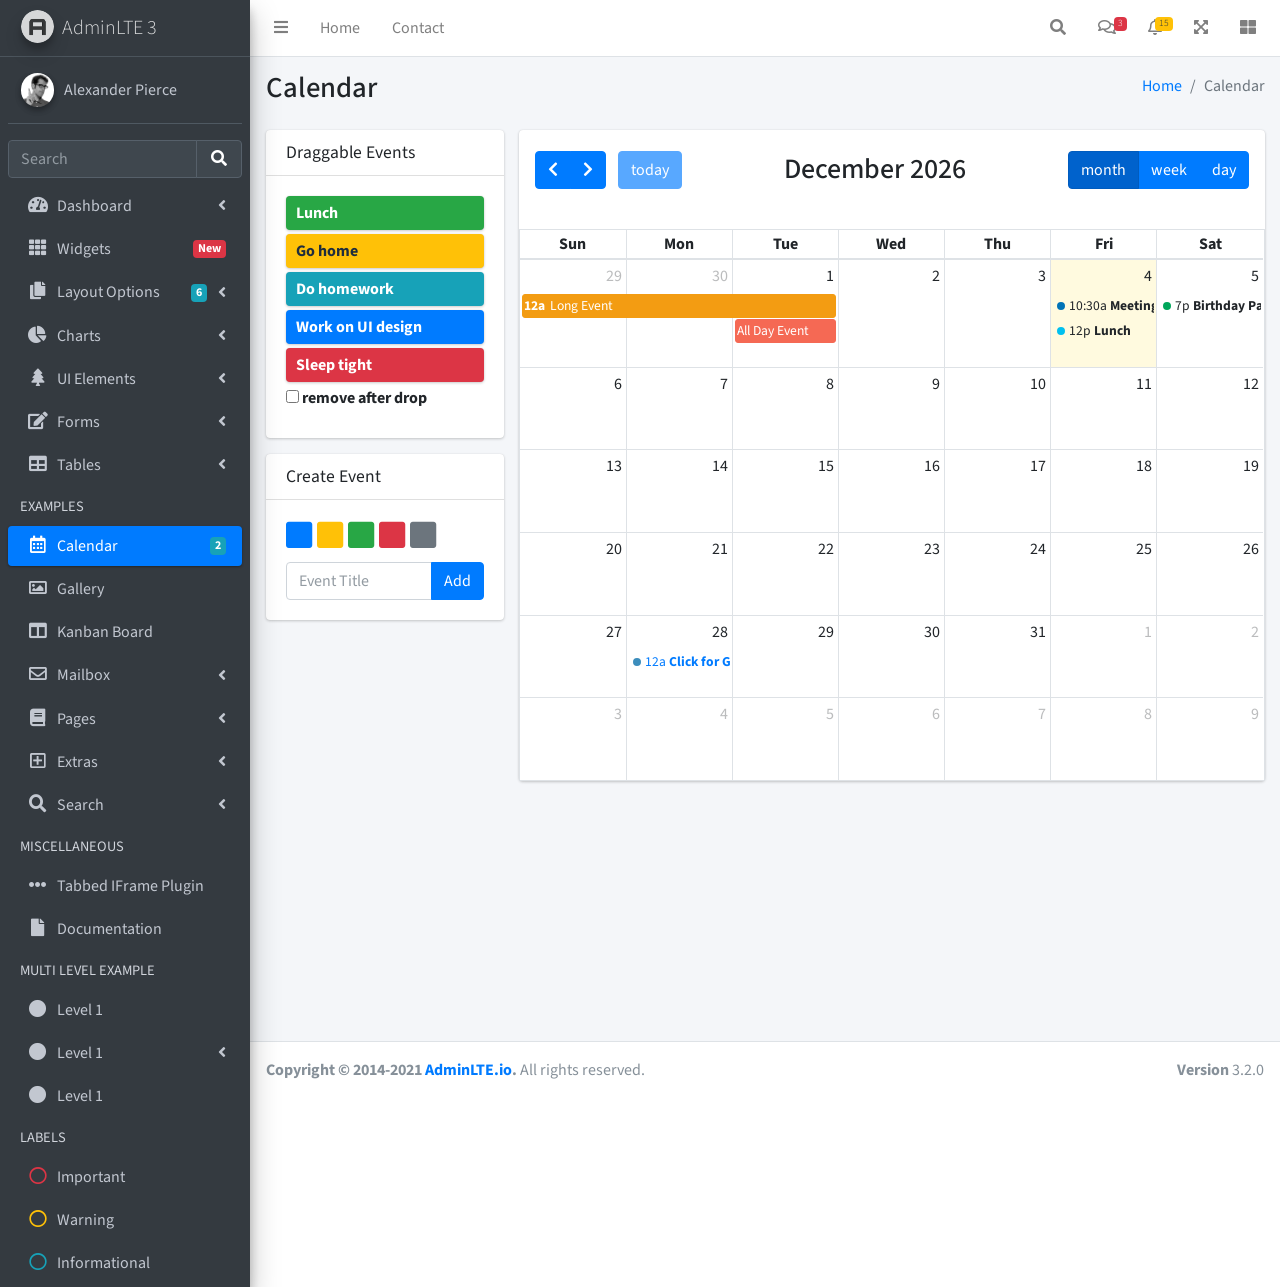
<file: Thinh-Ecom/wwwroot/pages/calendar.html>
<!DOCTYPE html>
<html lang="en">
<head>
  <meta charset="utf-8">
  <meta name="viewport" content="width=device-width, initial-scale=1">
  <title>AdminLTE 3 | Calendar</title>

  <!-- Google Font: Source Sans Pro -->
  <link rel="stylesheet" href="https://fonts.googleapis.com/css?family=Source+Sans+Pro:300,400,400i,700&display=fallback">
  <!-- Font Awesome -->
  <link rel="stylesheet" href="../plugins/fontawesome-free/css/all.min.css">
  <!-- fullCalendar -->
  <link rel="stylesheet" href="../plugins/fullcalendar/main.css">
  <!-- Theme style -->
  <link rel="stylesheet" href="../dist/css/adminlte.min.css">
</head>
<body class="hold-transition sidebar-mini">
<div class="wrapper">
  <!-- Navbar -->
  <nav class="main-header navbar navbar-expand navbar-white navbar-light">
    <!-- Left navbar links -->
    <ul class="navbar-nav">
      <li class="nav-item">
        <a class="nav-link" data-widget="pushmenu" href="#" role="button"><i class="fas fa-bars"></i></a>
      </li>
      <li class="nav-item d-none d-sm-inline-block">
        <a href="../index3.html" class="nav-link">Home</a>
      </li>
      <li class="nav-item d-none d-sm-inline-block">
        <a href="#" class="nav-link">Contact</a>
      </li>
    </ul>

    <!-- Right navbar links -->
    <ul class="navbar-nav ml-auto">
      <!-- Navbar Search -->
      <li class="nav-item">
        <a class="nav-link" data-widget="navbar-search" href="#" role="button">
          <i class="fas fa-search"></i>
        </a>
        <div class="navbar-search-block">
          <form class="form-inline">
            <div class="input-group input-group-sm">
              <input class="form-control form-control-navbar" type="search" placeholder="Search" aria-label="Search">
              <div class="input-group-append">
                <button class="btn btn-navbar" type="submit">
                  <i class="fas fa-search"></i>
                </button>
                <button class="btn btn-navbar" type="button" data-widget="navbar-search">
                  <i class="fas fa-times"></i>
                </button>
              </div>
            </div>
          </form>
        </div>
      </li>

      <!-- Messages Dropdown Menu -->
      <li class="nav-item dropdown">
        <a class="nav-link" data-toggle="dropdown" href="#">
          <i class="far fa-comments"></i>
          <span class="badge badge-danger navbar-badge">3</span>
        </a>
        <div class="dropdown-menu dropdown-menu-lg dropdown-menu-right">
          <a href="#" class="dropdown-item">
            <!-- Message Start -->
            <div class="media">
              <img src="../dist/img/user1-128x128.jpg" alt="User Avatar" class="img-size-50 mr-3 img-circle">
              <div class="media-body">
                <h3 class="dropdown-item-title">
                  Brad Diesel
                  <span class="float-right text-sm text-danger"><i class="fas fa-star"></i></span>
                </h3>
                <p class="text-sm">Call me whenever you can...</p>
                <p class="text-sm text-muted"><i class="far fa-clock mr-1"></i> 4 Hours Ago</p>
              </div>
            </div>
            <!-- Message End -->
          </a>
          <div class="dropdown-divider"></div>
          <a href="#" class="dropdown-item">
            <!-- Message Start -->
            <div class="media">
              <img src="../dist/img/user8-128x128.jpg" alt="User Avatar" class="img-size-50 img-circle mr-3">
              <div class="media-body">
                <h3 class="dropdown-item-title">
                  John Pierce
                  <span class="float-right text-sm text-muted"><i class="fas fa-star"></i></span>
                </h3>
                <p class="text-sm">I got your message bro</p>
                <p class="text-sm text-muted"><i class="far fa-clock mr-1"></i> 4 Hours Ago</p>
              </div>
            </div>
            <!-- Message End -->
          </a>
          <div class="dropdown-divider"></div>
          <a href="#" class="dropdown-item">
            <!-- Message Start -->
            <div class="media">
              <img src="../dist/img/user3-128x128.jpg" alt="User Avatar" class="img-size-50 img-circle mr-3">
              <div class="media-body">
                <h3 class="dropdown-item-title">
                  Nora Silvester
                  <span class="float-right text-sm text-warning"><i class="fas fa-star"></i></span>
                </h3>
                <p class="text-sm">The subject goes here</p>
                <p class="text-sm text-muted"><i class="far fa-clock mr-1"></i> 4 Hours Ago</p>
              </div>
            </div>
            <!-- Message End -->
          </a>
          <div class="dropdown-divider"></div>
          <a href="#" class="dropdown-item dropdown-footer">See All Messages</a>
        </div>
      </li>
      <!-- Notifications Dropdown Menu -->
      <li class="nav-item dropdown">
        <a class="nav-link" data-toggle="dropdown" href="#">
          <i class="far fa-bell"></i>
          <span class="badge badge-warning navbar-badge">15</span>
        </a>
        <div class="dropdown-menu dropdown-menu-lg dropdown-menu-right">
          <span class="dropdown-item dropdown-header">15 Notifications</span>
          <div class="dropdown-divider"></div>
          <a href="#" class="dropdown-item">
            <i class="fas fa-envelope mr-2"></i> 4 new messages
            <span class="float-right text-muted text-sm">3 mins</span>
          </a>
          <div class="dropdown-divider"></div>
          <a href="#" class="dropdown-item">
            <i class="fas fa-users mr-2"></i> 8 friend requests
            <span class="float-right text-muted text-sm">12 hours</span>
          </a>
          <div class="dropdown-divider"></div>
          <a href="#" class="dropdown-item">
            <i class="fas fa-file mr-2"></i> 3 new reports
            <span class="float-right text-muted text-sm">2 days</span>
          </a>
          <div class="dropdown-divider"></div>
          <a href="#" class="dropdown-item dropdown-footer">See All Notifications</a>
        </div>
      </li>
      <li class="nav-item">
        <a class="nav-link" data-widget="fullscreen" href="#" role="button">
          <i class="fas fa-expand-arrows-alt"></i>
        </a>
      </li>
      <li class="nav-item">
        <a class="nav-link" data-widget="control-sidebar" data-slide="true" href="#" role="button">
          <i class="fas fa-th-large"></i>
        </a>
      </li>
    </ul>
  </nav>
  <!-- /.navbar -->

  <!-- Main Sidebar Container -->
  <aside class="main-sidebar sidebar-dark-primary elevation-4">
    <!-- Brand Logo -->
    <a href="../index3.html" class="brand-link">
      <img src="../dist/img/AdminLTELogo.png" alt="AdminLTE Logo" class="brand-image img-circle elevation-3" style="opacity: .8">
      <span class="brand-text font-weight-light">AdminLTE 3</span>
    </a>

    <!-- Sidebar -->
    <div class="sidebar">
      <!-- Sidebar user panel (optional) -->
      <div class="user-panel mt-3 pb-3 mb-3 d-flex">
        <div class="image">
          <img src="../dist/img/user2-160x160.jpg" class="img-circle elevation-2" alt="User Image">
        </div>
        <div class="info">
          <a href="#" class="d-block">Alexander Pierce</a>
        </div>
      </div>

      <!-- SidebarSearch Form -->
      <div class="form-inline">
        <div class="input-group" data-widget="sidebar-search">
          <input class="form-control form-control-sidebar" type="search" placeholder="Search" aria-label="Search">
          <div class="input-group-append">
            <button class="btn btn-sidebar">
              <i class="fas fa-search fa-fw"></i>
            </button>
          </div>
        </div>
      </div>

      <!-- Sidebar Menu -->
      <nav class="mt-2">
        <ul class="nav nav-pills nav-sidebar flex-column" data-widget="treeview" role="menu" data-accordion="false">
          <!-- Add icons to the links using the .nav-icon class
               with font-awesome or any other icon font library -->
          <li class="nav-item">
            <a href="#" class="nav-link">
              <i class="nav-icon fas fa-tachometer-alt"></i>
              <p>
                Dashboard
                <i class="right fas fa-angle-left"></i>
              </p>
            </a>
            <ul class="nav nav-treeview">
              <li class="nav-item">
                <a href="../index.html" class="nav-link">
                  <i class="far fa-circle nav-icon"></i>
                  <p>Dashboard v1</p>
                </a>
              </li>
              <li class="nav-item">
                <a href="../index2.html" class="nav-link">
                  <i class="far fa-circle nav-icon"></i>
                  <p>Dashboard v2</p>
                </a>
              </li>
              <li class="nav-item">
                <a href="../index3.html" class="nav-link">
                  <i class="far fa-circle nav-icon"></i>
                  <p>Dashboard v3</p>
                </a>
              </li>
            </ul>
          </li>
          <li class="nav-item">
            <a href="widgets.html" class="nav-link">
              <i class="nav-icon fas fa-th"></i>
              <p>
                Widgets
                <span class="right badge badge-danger">New</span>
              </p>
            </a>
          </li>
          <li class="nav-item">
            <a href="#" class="nav-link">
              <i class="nav-icon fas fa-copy"></i>
              <p>
                Layout Options
                <i class="fas fa-angle-left right"></i>
                <span class="badge badge-info right">6</span>
              </p>
            </a>
            <ul class="nav nav-treeview">
              <li class="nav-item">
                <a href="layout/top-nav.html" class="nav-link">
                  <i class="far fa-circle nav-icon"></i>
                  <p>Top Navigation</p>
                </a>
              </li>
              <li class="nav-item">
                <a href="layout/top-nav-sidebar.html" class="nav-link">
                  <i class="far fa-circle nav-icon"></i>
                  <p>Top Navigation + Sidebar</p>
                </a>
              </li>
              <li class="nav-item">
                <a href="layout/boxed.html" class="nav-link">
                  <i class="far fa-circle nav-icon"></i>
                  <p>Boxed</p>
                </a>
              </li>
              <li class="nav-item">
                <a href="layout/fixed-sidebar.html" class="nav-link">
                  <i class="far fa-circle nav-icon"></i>
                  <p>Fixed Sidebar</p>
                </a>
              </li>
              <li class="nav-item">
                <a href="layout/fixed-sidebar-custom.html" class="nav-link">
                  <i class="far fa-circle nav-icon"></i>
                  <p>Fixed Sidebar <small>+ Custom Area</small></p>
                </a>
              </li>
              <li class="nav-item">
                <a href="layout/fixed-topnav.html" class="nav-link">
                  <i class="far fa-circle nav-icon"></i>
                  <p>Fixed Navbar</p>
                </a>
              </li>
              <li class="nav-item">
                <a href="layout/fixed-footer.html" class="nav-link">
                  <i class="far fa-circle nav-icon"></i>
                  <p>Fixed Footer</p>
                </a>
              </li>
              <li class="nav-item">
                <a href="layout/collapsed-sidebar.html" class="nav-link">
                  <i class="far fa-circle nav-icon"></i>
                  <p>Collapsed Sidebar</p>
                </a>
              </li>
            </ul>
          </li>
          <li class="nav-item">
            <a href="#" class="nav-link">
              <i class="nav-icon fas fa-chart-pie"></i>
              <p>
                Charts
                <i class="right fas fa-angle-left"></i>
              </p>
            </a>
            <ul class="nav nav-treeview">
              <li class="nav-item">
                <a href="charts/chartjs.html" class="nav-link">
                  <i class="far fa-circle nav-icon"></i>
                  <p>ChartJS</p>
                </a>
              </li>
              <li class="nav-item">
                <a href="charts/flot.html" class="nav-link">
                  <i class="far fa-circle nav-icon"></i>
                  <p>Flot</p>
                </a>
              </li>
              <li class="nav-item">
                <a href="charts/inline.html" class="nav-link">
                  <i class="far fa-circle nav-icon"></i>
                  <p>Inline</p>
                </a>
              </li>
              <li class="nav-item">
                <a href="charts/uplot.html" class="nav-link">
                  <i class="far fa-circle nav-icon"></i>
                  <p>uPlot</p>
                </a>
              </li>
            </ul>
          </li>
          <li class="nav-item">
            <a href="#" class="nav-link">
              <i class="nav-icon fas fa-tree"></i>
              <p>
                UI Elements
                <i class="fas fa-angle-left right"></i>
              </p>
            </a>
            <ul class="nav nav-treeview">
              <li class="nav-item">
                <a href="UI/general.html" class="nav-link">
                  <i class="far fa-circle nav-icon"></i>
                  <p>General</p>
                </a>
              </li>
              <li class="nav-item">
                <a href="UI/icons.html" class="nav-link">
                  <i class="far fa-circle nav-icon"></i>
                  <p>Icons</p>
                </a>
              </li>
              <li class="nav-item">
                <a href="UI/buttons.html" class="nav-link">
                  <i class="far fa-circle nav-icon"></i>
                  <p>Buttons</p>
                </a>
              </li>
              <li class="nav-item">
                <a href="UI/sliders.html" class="nav-link">
                  <i class="far fa-circle nav-icon"></i>
                  <p>Sliders</p>
                </a>
              </li>
              <li class="nav-item">
                <a href="UI/modals.html" class="nav-link">
                  <i class="far fa-circle nav-icon"></i>
                  <p>Modals & Alerts</p>
                </a>
              </li>
              <li class="nav-item">
                <a href="UI/navbar.html" class="nav-link">
                  <i class="far fa-circle nav-icon"></i>
                  <p>Navbar & Tabs</p>
                </a>
              </li>
              <li class="nav-item">
                <a href="UI/timeline.html" class="nav-link">
                  <i class="far fa-circle nav-icon"></i>
                  <p>Timeline</p>
                </a>
              </li>
              <li class="nav-item">
                <a href="UI/ribbons.html" class="nav-link">
                  <i class="far fa-circle nav-icon"></i>
                  <p>Ribbons</p>
                </a>
              </li>
            </ul>
          </li>
          <li class="nav-item">
            <a href="#" class="nav-link">
              <i class="nav-icon fas fa-edit"></i>
              <p>
                Forms
                <i class="fas fa-angle-left right"></i>
              </p>
            </a>
            <ul class="nav nav-treeview">
              <li class="nav-item">
                <a href="forms/general.html" class="nav-link">
                  <i class="far fa-circle nav-icon"></i>
                  <p>General Elements</p>
                </a>
              </li>
              <li class="nav-item">
                <a href="forms/advanced.html" class="nav-link">
                  <i class="far fa-circle nav-icon"></i>
                  <p>Advanced Elements</p>
                </a>
              </li>
              <li class="nav-item">
                <a href="forms/editors.html" class="nav-link">
                  <i class="far fa-circle nav-icon"></i>
                  <p>Editors</p>
                </a>
              </li>
              <li class="nav-item">
                <a href="forms/validation.html" class="nav-link">
                  <i class="far fa-circle nav-icon"></i>
                  <p>Validation</p>
                </a>
              </li>
            </ul>
          </li>
          <li class="nav-item">
            <a href="#" class="nav-link">
              <i class="nav-icon fas fa-table"></i>
              <p>
                Tables
                <i class="fas fa-angle-left right"></i>
              </p>
            </a>
            <ul class="nav nav-treeview">
              <li class="nav-item">
                <a href="tables/simple.html" class="nav-link">
                  <i class="far fa-circle nav-icon"></i>
                  <p>Simple Tables</p>
                </a>
              </li>
              <li class="nav-item">
                <a href="tables/data.html" class="nav-link">
                  <i class="far fa-circle nav-icon"></i>
                  <p>DataTables</p>
                </a>
              </li>
              <li class="nav-item">
                <a href="tables/jsgrid.html" class="nav-link">
                  <i class="far fa-circle nav-icon"></i>
                  <p>jsGrid</p>
                </a>
              </li>
            </ul>
          </li>
          <li class="nav-header">EXAMPLES</li>
          <li class="nav-item">
            <a href="calendar.html" class="nav-link active">
              <i class="nav-icon far fa-calendar-alt"></i>
              <p>
                Calendar
                <span class="badge badge-info right">2</span>
              </p>
            </a>
          </li>
          <li class="nav-item">
            <a href="gallery.html" class="nav-link">
              <i class="nav-icon far fa-image"></i>
              <p>
                Gallery
              </p>
            </a>
          </li>
          <li class="nav-item">
            <a href="kanban.html" class="nav-link">
              <i class="nav-icon fas fa-columns"></i>
              <p>
                Kanban Board
              </p>
            </a>
          </li>
          <li class="nav-item">
            <a href="#" class="nav-link">
              <i class="nav-icon far fa-envelope"></i>
              <p>
                Mailbox
                <i class="fas fa-angle-left right"></i>
              </p>
            </a>
            <ul class="nav nav-treeview">
              <li class="nav-item">
                <a href="mailbox/mailbox.html" class="nav-link">
                  <i class="far fa-circle nav-icon"></i>
                  <p>Inbox</p>
                </a>
              </li>
              <li class="nav-item">
                <a href="mailbox/compose.html" class="nav-link">
                  <i class="far fa-circle nav-icon"></i>
                  <p>Compose</p>
                </a>
              </li>
              <li class="nav-item">
                <a href="mailbox/read-mail.html" class="nav-link">
                  <i class="far fa-circle nav-icon"></i>
                  <p>Read</p>
                </a>
              </li>
            </ul>
          </li>
          <li class="nav-item">
            <a href="#" class="nav-link">
              <i class="nav-icon fas fa-book"></i>
              <p>
                Pages
                <i class="fas fa-angle-left right"></i>
              </p>
            </a>
            <ul class="nav nav-treeview">
              <li class="nav-item">
                <a href="examples/invoice.html" class="nav-link">
                  <i class="far fa-circle nav-icon"></i>
                  <p>Invoice</p>
                </a>
              </li>
              <li class="nav-item">
                <a href="examples/profile.html" class="nav-link">
                  <i class="far fa-circle nav-icon"></i>
                  <p>Profile</p>
                </a>
              </li>
              <li class="nav-item">
                <a href="examples/e-commerce.html" class="nav-link">
                  <i class="far fa-circle nav-icon"></i>
                  <p>E-commerce</p>
                </a>
              </li>
              <li class="nav-item">
                <a href="examples/projects.html" class="nav-link">
                  <i class="far fa-circle nav-icon"></i>
                  <p>Projects</p>
                </a>
              </li>
              <li class="nav-item">
                <a href="examples/project-add.html" class="nav-link">
                  <i class="far fa-circle nav-icon"></i>
                  <p>Project Add</p>
                </a>
              </li>
              <li class="nav-item">
                <a href="examples/project-edit.html" class="nav-link">
                  <i class="far fa-circle nav-icon"></i>
                  <p>Project Edit</p>
                </a>
              </li>
              <li class="nav-item">
                <a href="examples/project-detail.html" class="nav-link">
                  <i class="far fa-circle nav-icon"></i>
                  <p>Project Detail</p>
                </a>
              </li>
              <li class="nav-item">
                <a href="examples/contacts.html" class="nav-link">
                  <i class="far fa-circle nav-icon"></i>
                  <p>Contacts</p>
                </a>
              </li>
              <li class="nav-item">
                <a href="examples/faq.html" class="nav-link">
                  <i class="far fa-circle nav-icon"></i>
                  <p>FAQ</p>
                </a>
              </li>
              <li class="nav-item">
                <a href="examples/contact-us.html" class="nav-link">
                  <i class="far fa-circle nav-icon"></i>
                  <p>Contact us</p>
                </a>
              </li>
            </ul>
          </li>
          <li class="nav-item">
            <a href="#" class="nav-link">
              <i class="nav-icon far fa-plus-square"></i>
              <p>
                Extras
                <i class="fas fa-angle-left right"></i>
              </p>
            </a>
            <ul class="nav nav-treeview">
              <li class="nav-item">
                <a href="#" class="nav-link">
                  <i class="far fa-circle nav-icon"></i>
                  <p>
                    Login & Register v1
                    <i class="fas fa-angle-left right"></i>
                  </p>
                </a>
                <ul class="nav nav-treeview">
                  <li class="nav-item">
                    <a href="examples/login.html" class="nav-link">
                      <i class="far fa-circle nav-icon"></i>
                      <p>Login v1</p>
                    </a>
                  </li>
                  <li class="nav-item">
                    <a href="examples/register.html" class="nav-link">
                      <i class="far fa-circle nav-icon"></i>
                      <p>Register v1</p>
                    </a>
                  </li>
                  <li class="nav-item">
                    <a href="examples/forgot-password.html" class="nav-link">
                      <i class="far fa-circle nav-icon"></i>
                      <p>Forgot Password v1</p>
                    </a>
                  </li>
                  <li class="nav-item">
                    <a href="examples/recover-password.html" class="nav-link">
                      <i class="far fa-circle nav-icon"></i>
                      <p>Recover Password v1</p>
                    </a>
                  </li>
                </ul>
              </li>
              <li class="nav-item">
                <a href="#" class="nav-link">
                  <i class="far fa-circle nav-icon"></i>
                  <p>
                    Login & Register v2
                    <i class="fas fa-angle-left right"></i>
                  </p>
                </a>
                <ul class="nav nav-treeview">
                  <li class="nav-item">
                    <a href="examples/login-v2.html" class="nav-link">
                      <i class="far fa-circle nav-icon"></i>
                      <p>Login v2</p>
                    </a>
                  </li>
                  <li class="nav-item">
                    <a href="examples/register-v2.html" class="nav-link">
                      <i class="far fa-circle nav-icon"></i>
                      <p>Register v2</p>
                    </a>
                  </li>
                  <li class="nav-item">
                    <a href="examples/forgot-password-v2.html" class="nav-link">
                      <i class="far fa-circle nav-icon"></i>
                      <p>Forgot Password v2</p>
                    </a>
                  </li>
                  <li class="nav-item">
                    <a href="examples/recover-password-v2.html" class="nav-link">
                      <i class="far fa-circle nav-icon"></i>
                      <p>Recover Password v2</p>
                    </a>
                  </li>
                </ul>
              </li>
              <li class="nav-item">
                <a href="examples/lockscreen.html" class="nav-link">
                  <i class="far fa-circle nav-icon"></i>
                  <p>Lockscreen</p>
                </a>
              </li>
              <li class="nav-item">
                <a href="examples/legacy-user-menu.html" class="nav-link">
                  <i class="far fa-circle nav-icon"></i>
                  <p>Legacy User Menu</p>
                </a>
              </li>
              <li class="nav-item">
                <a href="examples/language-menu.html" class="nav-link">
                  <i class="far fa-circle nav-icon"></i>
                  <p>Language Menu</p>
                </a>
              </li>
              <li class="nav-item">
                <a href="examples/404.html" class="nav-link">
                  <i class="far fa-circle nav-icon"></i>
                  <p>Error 404</p>
                </a>
              </li>
              <li class="nav-item">
                <a href="examples/500.html" class="nav-link">
                  <i class="far fa-circle nav-icon"></i>
                  <p>Error 500</p>
                </a>
              </li>
              <li class="nav-item">
                <a href="examples/pace.html" class="nav-link">
                  <i class="far fa-circle nav-icon"></i>
                  <p>Pace</p>
                </a>
              </li>
              <li class="nav-item">
                <a href="examples/blank.html" class="nav-link">
                  <i class="far fa-circle nav-icon"></i>
                  <p>Blank Page</p>
                </a>
              </li>
              <li class="nav-item">
                <a href="../starter.html" class="nav-link">
                  <i class="far fa-circle nav-icon"></i>
                  <p>Starter Page</p>
                </a>
              </li>
            </ul>
          </li>
          <li class="nav-item">
            <a href="#" class="nav-link">
              <i class="nav-icon fas fa-search"></i>
              <p>
                Search
                <i class="fas fa-angle-left right"></i>
              </p>
            </a>
            <ul class="nav nav-treeview">
              <li class="nav-item">
                <a href="search/simple.html" class="nav-link">
                  <i class="far fa-circle nav-icon"></i>
                  <p>Simple Search</p>
                </a>
              </li>
              <li class="nav-item">
                <a href="search/enhanced.html" class="nav-link">
                  <i class="far fa-circle nav-icon"></i>
                  <p>Enhanced</p>
                </a>
              </li>
            </ul>
          </li>
          <li class="nav-header">MISCELLANEOUS</li>
          <li class="nav-item">
            <a href="../iframe.html" class="nav-link">
              <i class="nav-icon fas fa-ellipsis-h"></i>
              <p>Tabbed IFrame Plugin</p>
            </a>
          </li>
          <li class="nav-item">
            <a href="https://adminlte.io/docs/3.1/" class="nav-link">
              <i class="nav-icon fas fa-file"></i>
              <p>Documentation</p>
            </a>
          </li>
          <li class="nav-header">MULTI LEVEL EXAMPLE</li>
          <li class="nav-item">
            <a href="#" class="nav-link">
              <i class="fas fa-circle nav-icon"></i>
              <p>Level 1</p>
            </a>
          </li>
          <li class="nav-item">
            <a href="#" class="nav-link">
              <i class="nav-icon fas fa-circle"></i>
              <p>
                Level 1
                <i class="right fas fa-angle-left"></i>
              </p>
            </a>
            <ul class="nav nav-treeview">
              <li class="nav-item">
                <a href="#" class="nav-link">
                  <i class="far fa-circle nav-icon"></i>
                  <p>Level 2</p>
                </a>
              </li>
              <li class="nav-item">
                <a href="#" class="nav-link">
                  <i class="far fa-circle nav-icon"></i>
                  <p>
                    Level 2
                    <i class="right fas fa-angle-left"></i>
                  </p>
                </a>
                <ul class="nav nav-treeview">
                  <li class="nav-item">
                    <a href="#" class="nav-link">
                      <i class="far fa-dot-circle nav-icon"></i>
                      <p>Level 3</p>
                    </a>
                  </li>
                  <li class="nav-item">
                    <a href="#" class="nav-link">
                      <i class="far fa-dot-circle nav-icon"></i>
                      <p>Level 3</p>
                    </a>
                  </li>
                  <li class="nav-item">
                    <a href="#" class="nav-link">
                      <i class="far fa-dot-circle nav-icon"></i>
                      <p>Level 3</p>
                    </a>
                  </li>
                </ul>
              </li>
              <li class="nav-item">
                <a href="#" class="nav-link">
                  <i class="far fa-circle nav-icon"></i>
                  <p>Level 2</p>
                </a>
              </li>
            </ul>
          </li>
          <li class="nav-item">
            <a href="#" class="nav-link">
              <i class="fas fa-circle nav-icon"></i>
              <p>Level 1</p>
            </a>
          </li>
          <li class="nav-header">LABELS</li>
          <li class="nav-item">
            <a href="#" class="nav-link">
              <i class="nav-icon far fa-circle text-danger"></i>
              <p class="text">Important</p>
            </a>
          </li>
          <li class="nav-item">
            <a href="#" class="nav-link">
              <i class="nav-icon far fa-circle text-warning"></i>
              <p>Warning</p>
            </a>
          </li>
          <li class="nav-item">
            <a href="#" class="nav-link">
              <i class="nav-icon far fa-circle text-info"></i>
              <p>Informational</p>
            </a>
          </li>
        </ul>
      </nav>
      <!-- /.sidebar-menu -->
    </div>
    <!-- /.sidebar -->
  </aside>

  <!-- Content Wrapper. Contains page content -->
  <div class="content-wrapper">
    <!-- Content Header (Page header) -->
    <section class="content-header">
      <div class="container-fluid">
        <div class="row mb-2">
          <div class="col-sm-6">
            <h1>Calendar</h1>
          </div>
          <div class="col-sm-6">
            <ol class="breadcrumb float-sm-right">
              <li class="breadcrumb-item"><a href="#">Home</a></li>
              <li class="breadcrumb-item active">Calendar</li>
            </ol>
          </div>
        </div>
      </div><!-- /.container-fluid -->
    </section>

    <!-- Main content -->
    <section class="content">
      <div class="container-fluid">
        <div class="row">
          <div class="col-md-3">
            <div class="sticky-top mb-3">
              <div class="card">
                <div class="card-header">
                  <h4 class="card-title">Draggable Events</h4>
                </div>
                <div class="card-body">
                  <!-- the events -->
                  <div id="external-events">
                    <div class="external-event bg-success">Lunch</div>
                    <div class="external-event bg-warning">Go home</div>
                    <div class="external-event bg-info">Do homework</div>
                    <div class="external-event bg-primary">Work on UI design</div>
                    <div class="external-event bg-danger">Sleep tight</div>
                    <div class="checkbox">
                      <label for="drop-remove">
                        <input type="checkbox" id="drop-remove">
                        remove after drop
                      </label>
                    </div>
                  </div>
                </div>
                <!-- /.card-body -->
              </div>
              <!-- /.card -->
              <div class="card">
                <div class="card-header">
                  <h3 class="card-title">Create Event</h3>
                </div>
                <div class="card-body">
                  <div class="btn-group" style="width: 100%; margin-bottom: 10px;">
                    <ul class="fc-color-picker" id="color-chooser">
                      <li><a class="text-primary" href="#"><i class="fas fa-square"></i></a></li>
                      <li><a class="text-warning" href="#"><i class="fas fa-square"></i></a></li>
                      <li><a class="text-success" href="#"><i class="fas fa-square"></i></a></li>
                      <li><a class="text-danger" href="#"><i class="fas fa-square"></i></a></li>
                      <li><a class="text-muted" href="#"><i class="fas fa-square"></i></a></li>
                    </ul>
                  </div>
                  <!-- /btn-group -->
                  <div class="input-group">
                    <input id="new-event" type="text" class="form-control" placeholder="Event Title">

                    <div class="input-group-append">
                      <button id="add-new-event" type="button" class="btn btn-primary">Add</button>
                    </div>
                    <!-- /btn-group -->
                  </div>
                  <!-- /input-group -->
                </div>
              </div>
            </div>
          </div>
          <!-- /.col -->
          <div class="col-md-9">
            <div class="card card-primary">
              <div class="card-body p-0">
                <!-- THE CALENDAR -->
                <div id="calendar"></div>
              </div>
              <!-- /.card-body -->
            </div>
            <!-- /.card -->
          </div>
          <!-- /.col -->
        </div>
        <!-- /.row -->
      </div><!-- /.container-fluid -->
    </section>
    <!-- /.content -->
  </div>
  <!-- /.content-wrapper -->

  <footer class="main-footer">
    <div class="float-right d-none d-sm-block">
      <b>Version</b> 3.2.0
    </div>
    <strong>Copyright &copy; 2014-2021 <a href="https://adminlte.io">AdminLTE.io</a>.</strong> All rights reserved.
  </footer>

  <!-- Control Sidebar -->
  <aside class="control-sidebar control-sidebar-dark">
    <!-- Control sidebar content goes here -->
  </aside>
  <!-- /.control-sidebar -->
</div>
<!-- ./wrapper -->

<!-- jQuery -->
<script src="../plugins/jquery/jquery.min.js"></script>
<!-- Bootstrap -->
<script src="../plugins/bootstrap/js/bootstrap.bundle.min.js"></script>
<!-- jQuery UI -->
<script src="../plugins/jquery-ui/jquery-ui.min.js"></script>
<!-- AdminLTE App -->
<script src="../dist/js/adminlte.min.js"></script>
<!-- fullCalendar 2.2.5 -->
<script src="../plugins/moment/moment.min.js"></script>
<script src="../plugins/fullcalendar/main.js"></script>
<!-- AdminLTE for demo purposes -->
<script src="../dist/js/demo.js"></script>
<!-- Page specific script -->
<script>
  $(function () {

    /* initialize the external events
     -----------------------------------------------------------------*/
    function ini_events(ele) {
      ele.each(function () {

        // create an Event Object (https://fullcalendar.io/docs/event-object)
        // it doesn't need to have a start or end
        var eventObject = {
          title: $.trim($(this).text()) // use the element's text as the event title
        }

        // store the Event Object in the DOM element so we can get to it later
        $(this).data('eventObject', eventObject)

        // make the event draggable using jQuery UI
        $(this).draggable({
          zIndex        : 1070,
          revert        : true, // will cause the event to go back to its
          revertDuration: 0  //  original position after the drag
        })

      })
    }

    ini_events($('#external-events div.external-event'))

    /* initialize the calendar
     -----------------------------------------------------------------*/
    //Date for the calendar events (dummy data)
    var date = new Date()
    var d    = date.getDate(),
        m    = date.getMonth(),
        y    = date.getFullYear()

    var Calendar = FullCalendar.Calendar;
    var Draggable = FullCalendar.Draggable;

    var containerEl = document.getElementById('external-events');
    var checkbox = document.getElementById('drop-remove');
    var calendarEl = document.getElementById('calendar');

    // initialize the external events
    // -----------------------------------------------------------------

    new Draggable(containerEl, {
      itemSelector: '.external-event',
      eventData: function(eventEl) {
        return {
          title: eventEl.innerText,
          backgroundColor: window.getComputedStyle( eventEl ,null).getPropertyValue('background-color'),
          borderColor: window.getComputedStyle( eventEl ,null).getPropertyValue('background-color'),
          textColor: window.getComputedStyle( eventEl ,null).getPropertyValue('color'),
        };
      }
    });

    var calendar = new Calendar(calendarEl, {
      headerToolbar: {
        left  : 'prev,next today',
        center: 'title',
        right : 'dayGridMonth,timeGridWeek,timeGridDay'
      },
      themeSystem: 'bootstrap',
      //Random default events
      events: [
        {
          title          : 'All Day Event',
          start          : new Date(y, m, 1),
          backgroundColor: '#f56954', //red
          borderColor    : '#f56954', //red
          allDay         : true
        },
        {
          title          : 'Long Event',
          start          : new Date(y, m, d - 5),
          end            : new Date(y, m, d - 2),
          backgroundColor: '#f39c12', //yellow
          borderColor    : '#f39c12' //yellow
        },
        {
          title          : 'Meeting',
          start          : new Date(y, m, d, 10, 30),
          allDay         : false,
          backgroundColor: '#0073b7', //Blue
          borderColor    : '#0073b7' //Blue
        },
        {
          title          : 'Lunch',
          start          : new Date(y, m, d, 12, 0),
          end            : new Date(y, m, d, 14, 0),
          allDay         : false,
          backgroundColor: '#00c0ef', //Info (aqua)
          borderColor    : '#00c0ef' //Info (aqua)
        },
        {
          title          : 'Birthday Party',
          start          : new Date(y, m, d + 1, 19, 0),
          end            : new Date(y, m, d + 1, 22, 30),
          allDay         : false,
          backgroundColor: '#00a65a', //Success (green)
          borderColor    : '#00a65a' //Success (green)
        },
        {
          title          : 'Click for Google',
          start          : new Date(y, m, 28),
          end            : new Date(y, m, 29),
          url            : 'https://www.google.com/',
          backgroundColor: '#3c8dbc', //Primary (light-blue)
          borderColor    : '#3c8dbc' //Primary (light-blue)
        }
      ],
      editable  : true,
      droppable : true, // this allows things to be dropped onto the calendar !!!
      drop      : function(info) {
        // is the "remove after drop" checkbox checked?
        if (checkbox.checked) {
          // if so, remove the element from the "Draggable Events" list
          info.draggedEl.parentNode.removeChild(info.draggedEl);
        }
      }
    });

    calendar.render();
    // $('#calendar').fullCalendar()

    /* ADDING EVENTS */
    var currColor = '#3c8dbc' //Red by default
    // Color chooser button
    $('#color-chooser > li > a').click(function (e) {
      e.preventDefault()
      // Save color
      currColor = $(this).css('color')
      // Add color effect to button
      $('#add-new-event').css({
        'background-color': currColor,
        'border-color'    : currColor
      })
    })
    $('#add-new-event').click(function (e) {
      e.preventDefault()
      // Get value and make sure it is not null
      var val = $('#new-event').val()
      if (val.length == 0) {
        return
      }

      // Create events
      var event = $('<div />')
      event.css({
        'background-color': currColor,
        'border-color'    : currColor,
        'color'           : '#fff'
      }).addClass('external-event')
      event.text(val)
      $('#external-events').prepend(event)

      // Add draggable funtionality
      ini_events(event)

      // Remove event from text input
      $('#new-event').val('')
    })
  })
</script>
</body>
</html>
</file>
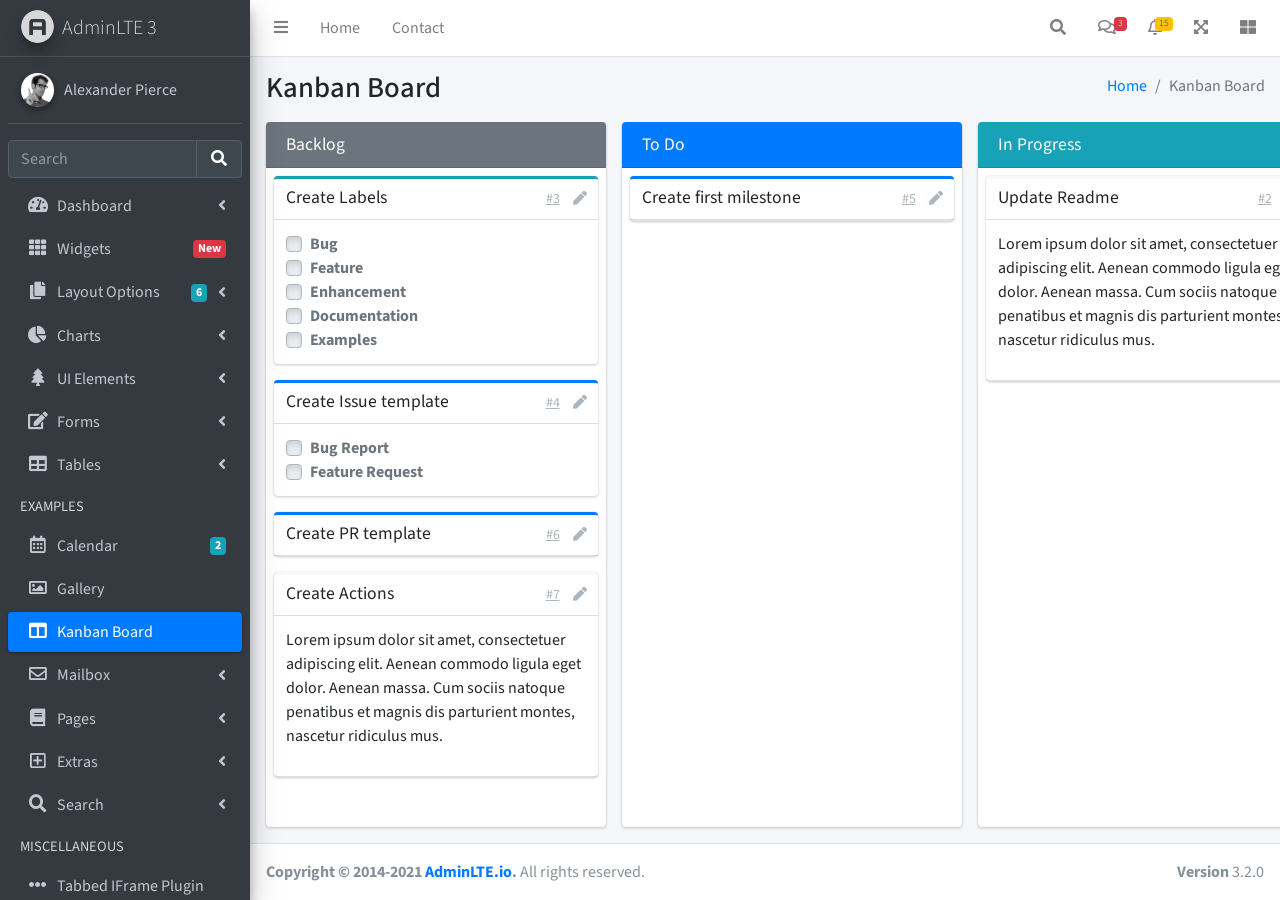
<file: Thinh-Ecom/wwwroot/pages/kanban.html>
<!DOCTYPE html>
<html lang="en">
<head>
  <meta charset="utf-8">
  <meta name="viewport" content="width=device-width, initial-scale=1">
  <title>AdminLTE 3 | Kanban Board</title>

  <!-- Google Font: Source Sans Pro -->
  <link rel="stylesheet" href="https://fonts.googleapis.com/css?family=Source+Sans+Pro:300,400,400i,700&display=fallback">
  <!-- Font Awesome -->
  <link rel="stylesheet" href="../plugins/fontawesome-free/css/all.min.css">
  <!-- Ekko Lightbox -->
  <link rel="stylesheet" href="../plugins/ekko-lightbox/ekko-lightbox.css">
  <!-- Theme style -->
  <link rel="stylesheet" href="../dist/css/adminlte.min.css">
  <!-- overlayScrollbars -->
  <link rel="stylesheet" href="../plugins/overlayScrollbars/css/OverlayScrollbars.min.css">
</head>
<body class="hold-transition sidebar-mini layout-fixed">
<div class="wrapper">
  <!-- Navbar -->
  <nav class="main-header navbar navbar-expand navbar-white navbar-light">
    <!-- Left navbar links -->
    <ul class="navbar-nav">
      <li class="nav-item">
        <a class="nav-link" data-widget="pushmenu" href="#" role="button"><i class="fas fa-bars"></i></a>
      </li>
      <li class="nav-item d-none d-sm-inline-block">
        <a href="../index3.html" class="nav-link">Home</a>
      </li>
      <li class="nav-item d-none d-sm-inline-block">
        <a href="#" class="nav-link">Contact</a>
      </li>
    </ul>

    <!-- Right navbar links -->
    <ul class="navbar-nav ml-auto">
      <!-- Navbar Search -->
      <li class="nav-item">
        <a class="nav-link" data-widget="navbar-search" href="#" role="button">
          <i class="fas fa-search"></i>
        </a>
        <div class="navbar-search-block">
          <form class="form-inline">
            <div class="input-group input-group-sm">
              <input class="form-control form-control-navbar" type="search" placeholder="Search" aria-label="Search">
              <div class="input-group-append">
                <button class="btn btn-navbar" type="submit">
                  <i class="fas fa-search"></i>
                </button>
                <button class="btn btn-navbar" type="button" data-widget="navbar-search">
                  <i class="fas fa-times"></i>
                </button>
              </div>
            </div>
          </form>
        </div>
      </li>

      <!-- Messages Dropdown Menu -->
      <li class="nav-item dropdown">
        <a class="nav-link" data-toggle="dropdown" href="#">
          <i class="far fa-comments"></i>
          <span class="badge badge-danger navbar-badge">3</span>
        </a>
        <div class="dropdown-menu dropdown-menu-lg dropdown-menu-right">
          <a href="#" class="dropdown-item">
            <!-- Message Start -->
            <div class="media">
              <img src="../dist/img/user1-128x128.jpg" alt="User Avatar" class="img-size-50 mr-3 img-circle">
              <div class="media-body">
                <h3 class="dropdown-item-title">
                  Brad Diesel
                  <span class="float-right text-sm text-danger"><i class="fas fa-star"></i></span>
                </h3>
                <p class="text-sm">Call me whenever you can...</p>
                <p class="text-sm text-muted"><i class="far fa-clock mr-1"></i> 4 Hours Ago</p>
              </div>
            </div>
            <!-- Message End -->
          </a>
          <div class="dropdown-divider"></div>
          <a href="#" class="dropdown-item">
            <!-- Message Start -->
            <div class="media">
              <img src="../dist/img/user8-128x128.jpg" alt="User Avatar" class="img-size-50 img-circle mr-3">
              <div class="media-body">
                <h3 class="dropdown-item-title">
                  John Pierce
                  <span class="float-right text-sm text-muted"><i class="fas fa-star"></i></span>
                </h3>
                <p class="text-sm">I got your message bro</p>
                <p class="text-sm text-muted"><i class="far fa-clock mr-1"></i> 4 Hours Ago</p>
              </div>
            </div>
            <!-- Message End -->
          </a>
          <div class="dropdown-divider"></div>
          <a href="#" class="dropdown-item">
            <!-- Message Start -->
            <div class="media">
              <img src="../dist/img/user3-128x128.jpg" alt="User Avatar" class="img-size-50 img-circle mr-3">
              <div class="media-body">
                <h3 class="dropdown-item-title">
                  Nora Silvester
                  <span class="float-right text-sm text-warning"><i class="fas fa-star"></i></span>
                </h3>
                <p class="text-sm">The subject goes here</p>
                <p class="text-sm text-muted"><i class="far fa-clock mr-1"></i> 4 Hours Ago</p>
              </div>
            </div>
            <!-- Message End -->
          </a>
          <div class="dropdown-divider"></div>
          <a href="#" class="dropdown-item dropdown-footer">See All Messages</a>
        </div>
      </li>
      <!-- Notifications Dropdown Menu -->
      <li class="nav-item dropdown">
        <a class="nav-link" data-toggle="dropdown" href="#">
          <i class="far fa-bell"></i>
          <span class="badge badge-warning navbar-badge">15</span>
        </a>
        <div class="dropdown-menu dropdown-menu-lg dropdown-menu-right">
          <span class="dropdown-item dropdown-header">15 Notifications</span>
          <div class="dropdown-divider"></div>
          <a href="#" class="dropdown-item">
            <i class="fas fa-envelope mr-2"></i> 4 new messages
            <span class="float-right text-muted text-sm">3 mins</span>
          </a>
          <div class="dropdown-divider"></div>
          <a href="#" class="dropdown-item">
            <i class="fas fa-users mr-2"></i> 8 friend requests
            <span class="float-right text-muted text-sm">12 hours</span>
          </a>
          <div class="dropdown-divider"></div>
          <a href="#" class="dropdown-item">
            <i class="fas fa-file mr-2"></i> 3 new reports
            <span class="float-right text-muted text-sm">2 days</span>
          </a>
          <div class="dropdown-divider"></div>
          <a href="#" class="dropdown-item dropdown-footer">See All Notifications</a>
        </div>
      </li>
      <li class="nav-item">
        <a class="nav-link" data-widget="fullscreen" href="#" role="button">
          <i class="fas fa-expand-arrows-alt"></i>
        </a>
      </li>
      <li class="nav-item">
        <a class="nav-link" data-widget="control-sidebar" data-slide="true" href="#" role="button">
          <i class="fas fa-th-large"></i>
        </a>
      </li>
    </ul>
  </nav>
  <!-- /.navbar -->

  <!-- Main Sidebar Container -->
  <aside class="main-sidebar sidebar-dark-primary elevation-4">
    <!-- Brand Logo -->
    <a href="../index3.html" class="brand-link">
      <img src="../dist/img/AdminLTELogo.png" alt="AdminLTE Logo" class="brand-image img-circle elevation-3" style="opacity: .8">
      <span class="brand-text font-weight-light">AdminLTE 3</span>
    </a>

    <!-- Sidebar -->
    <div class="sidebar">
      <!-- Sidebar user panel (optional) -->
      <div class="user-panel mt-3 pb-3 mb-3 d-flex">
        <div class="image">
          <img src="../dist/img/user2-160x160.jpg" class="img-circle elevation-2" alt="User Image">
        </div>
        <div class="info">
          <a href="#" class="d-block">Alexander Pierce</a>
        </div>
      </div>

      <!-- SidebarSearch Form -->
      <div class="form-inline">
        <div class="input-group" data-widget="sidebar-search">
          <input class="form-control form-control-sidebar" type="search" placeholder="Search" aria-label="Search">
          <div class="input-group-append">
            <button class="btn btn-sidebar">
              <i class="fas fa-search fa-fw"></i>
            </button>
          </div>
        </div>
      </div>

      <!-- Sidebar Menu -->
      <nav class="mt-2">
        <ul class="nav nav-pills nav-sidebar flex-column" data-widget="treeview" role="menu" data-accordion="false">
          <!-- Add icons to the links using the .nav-icon class
               with font-awesome or any other icon font library -->
          <li class="nav-item">
            <a href="#" class="nav-link">
              <i class="nav-icon fas fa-tachometer-alt"></i>
              <p>
                Dashboard
                <i class="right fas fa-angle-left"></i>
              </p>
            </a>
            <ul class="nav nav-treeview">
              <li class="nav-item">
                <a href="../index.html" class="nav-link">
                  <i class="far fa-circle nav-icon"></i>
                  <p>Dashboard v1</p>
                </a>
              </li>
              <li class="nav-item">
                <a href="../index2.html" class="nav-link">
                  <i class="far fa-circle nav-icon"></i>
                  <p>Dashboard v2</p>
                </a>
              </li>
              <li class="nav-item">
                <a href="../index3.html" class="nav-link">
                  <i class="far fa-circle nav-icon"></i>
                  <p>Dashboard v3</p>
                </a>
              </li>
            </ul>
          </li>
          <li class="nav-item">
            <a href="widgets.html" class="nav-link">
              <i class="nav-icon fas fa-th"></i>
              <p>
                Widgets
                <span class="right badge badge-danger">New</span>
              </p>
            </a>
          </li>
          <li class="nav-item">
            <a href="#" class="nav-link">
              <i class="nav-icon fas fa-copy"></i>
              <p>
                Layout Options
                <i class="fas fa-angle-left right"></i>
                <span class="badge badge-info right">6</span>
              </p>
            </a>
            <ul class="nav nav-treeview">
              <li class="nav-item">
                <a href="layout/top-nav.html" class="nav-link">
                  <i class="far fa-circle nav-icon"></i>
                  <p>Top Navigation</p>
                </a>
              </li>
              <li class="nav-item">
                <a href="layout/top-nav-sidebar.html" class="nav-link">
                  <i class="far fa-circle nav-icon"></i>
                  <p>Top Navigation + Sidebar</p>
                </a>
              </li>
              <li class="nav-item">
                <a href="layout/boxed.html" class="nav-link">
                  <i class="far fa-circle nav-icon"></i>
                  <p>Boxed</p>
                </a>
              </li>
              <li class="nav-item">
                <a href="layout/fixed-sidebar.html" class="nav-link">
                  <i class="far fa-circle nav-icon"></i>
                  <p>Fixed Sidebar</p>
                </a>
              </li>
              <li class="nav-item">
                <a href="layout/fixed-sidebar-custom.html" class="nav-link">
                  <i class="far fa-circle nav-icon"></i>
                  <p>Fixed Sidebar <small>+ Custom Area</small></p>
                </a>
              </li>
              <li class="nav-item">
                <a href="layout/fixed-topnav.html" class="nav-link">
                  <i class="far fa-circle nav-icon"></i>
                  <p>Fixed Navbar</p>
                </a>
              </li>
              <li class="nav-item">
                <a href="layout/fixed-footer.html" class="nav-link">
                  <i class="far fa-circle nav-icon"></i>
                  <p>Fixed Footer</p>
                </a>
              </li>
              <li class="nav-item">
                <a href="layout/collapsed-sidebar.html" class="nav-link">
                  <i class="far fa-circle nav-icon"></i>
                  <p>Collapsed Sidebar</p>
                </a>
              </li>
            </ul>
          </li>
          <li class="nav-item">
            <a href="#" class="nav-link">
              <i class="nav-icon fas fa-chart-pie"></i>
              <p>
                Charts
                <i class="right fas fa-angle-left"></i>
              </p>
            </a>
            <ul class="nav nav-treeview">
              <li class="nav-item">
                <a href="charts/chartjs.html" class="nav-link">
                  <i class="far fa-circle nav-icon"></i>
                  <p>ChartJS</p>
                </a>
              </li>
              <li class="nav-item">
                <a href="charts/flot.html" class="nav-link">
                  <i class="far fa-circle nav-icon"></i>
                  <p>Flot</p>
                </a>
              </li>
              <li class="nav-item">
                <a href="charts/inline.html" class="nav-link">
                  <i class="far fa-circle nav-icon"></i>
                  <p>Inline</p>
                </a>
              </li>
              <li class="nav-item">
                <a href="charts/uplot.html" class="nav-link">
                  <i class="far fa-circle nav-icon"></i>
                  <p>uPlot</p>
                </a>
              </li>
            </ul>
          </li>
          <li class="nav-item">
            <a href="#" class="nav-link">
              <i class="nav-icon fas fa-tree"></i>
              <p>
                UI Elements
                <i class="fas fa-angle-left right"></i>
              </p>
            </a>
            <ul class="nav nav-treeview">
              <li class="nav-item">
                <a href="UI/general.html" class="nav-link">
                  <i class="far fa-circle nav-icon"></i>
                  <p>General</p>
                </a>
              </li>
              <li class="nav-item">
                <a href="UI/icons.html" class="nav-link">
                  <i class="far fa-circle nav-icon"></i>
                  <p>Icons</p>
                </a>
              </li>
              <li class="nav-item">
                <a href="UI/buttons.html" class="nav-link">
                  <i class="far fa-circle nav-icon"></i>
                  <p>Buttons</p>
                </a>
              </li>
              <li class="nav-item">
                <a href="UI/sliders.html" class="nav-link">
                  <i class="far fa-circle nav-icon"></i>
                  <p>Sliders</p>
                </a>
              </li>
              <li class="nav-item">
                <a href="UI/modals.html" class="nav-link">
                  <i class="far fa-circle nav-icon"></i>
                  <p>Modals & Alerts</p>
                </a>
              </li>
              <li class="nav-item">
                <a href="UI/navbar.html" class="nav-link">
                  <i class="far fa-circle nav-icon"></i>
                  <p>Navbar & Tabs</p>
                </a>
              </li>
              <li class="nav-item">
                <a href="UI/timeline.html" class="nav-link">
                  <i class="far fa-circle nav-icon"></i>
                  <p>Timeline</p>
                </a>
              </li>
              <li class="nav-item">
                <a href="UI/ribbons.html" class="nav-link">
                  <i class="far fa-circle nav-icon"></i>
                  <p>Ribbons</p>
                </a>
              </li>
            </ul>
          </li>
          <li class="nav-item">
            <a href="#" class="nav-link">
              <i class="nav-icon fas fa-edit"></i>
              <p>
                Forms
                <i class="fas fa-angle-left right"></i>
              </p>
            </a>
            <ul class="nav nav-treeview">
              <li class="nav-item">
                <a href="forms/general.html" class="nav-link">
                  <i class="far fa-circle nav-icon"></i>
                  <p>General Elements</p>
                </a>
              </li>
              <li class="nav-item">
                <a href="forms/advanced.html" class="nav-link">
                  <i class="far fa-circle nav-icon"></i>
                  <p>Advanced Elements</p>
                </a>
              </li>
              <li class="nav-item">
                <a href="forms/editors.html" class="nav-link">
                  <i class="far fa-circle nav-icon"></i>
                  <p>Editors</p>
                </a>
              </li>
              <li class="nav-item">
                <a href="forms/validation.html" class="nav-link">
                  <i class="far fa-circle nav-icon"></i>
                  <p>Validation</p>
                </a>
              </li>
            </ul>
          </li>
          <li class="nav-item">
            <a href="#" class="nav-link">
              <i class="nav-icon fas fa-table"></i>
              <p>
                Tables
                <i class="fas fa-angle-left right"></i>
              </p>
            </a>
            <ul class="nav nav-treeview">
              <li class="nav-item">
                <a href="tables/simple.html" class="nav-link">
                  <i class="far fa-circle nav-icon"></i>
                  <p>Simple Tables</p>
                </a>
              </li>
              <li class="nav-item">
                <a href="tables/data.html" class="nav-link">
                  <i class="far fa-circle nav-icon"></i>
                  <p>DataTables</p>
                </a>
              </li>
              <li class="nav-item">
                <a href="tables/jsgrid.html" class="nav-link">
                  <i class="far fa-circle nav-icon"></i>
                  <p>jsGrid</p>
                </a>
              </li>
            </ul>
          </li>
          <li class="nav-header">EXAMPLES</li>
          <li class="nav-item">
            <a href="calendar.html" class="nav-link">
              <i class="nav-icon far fa-calendar-alt"></i>
              <p>
                Calendar
                <span class="badge badge-info right">2</span>
              </p>
            </a>
          </li>
          <li class="nav-item">
            <a href="gallery.html" class="nav-link">
              <i class="nav-icon far fa-image"></i>
              <p>
                Gallery
              </p>
            </a>
          </li>
          <li class="nav-item">
            <a href="kanban.html" class="nav-link active">
              <i class="nav-icon fas fa-columns"></i>
              <p>
                Kanban Board
              </p>
            </a>
          </li>
          <li class="nav-item">
            <a href="#" class="nav-link">
              <i class="nav-icon far fa-envelope"></i>
              <p>
                Mailbox
                <i class="fas fa-angle-left right"></i>
              </p>
            </a>
            <ul class="nav nav-treeview">
              <li class="nav-item">
                <a href="mailbox/mailbox.html" class="nav-link">
                  <i class="far fa-circle nav-icon"></i>
                  <p>Inbox</p>
                </a>
              </li>
              <li class="nav-item">
                <a href="mailbox/compose.html" class="nav-link">
                  <i class="far fa-circle nav-icon"></i>
                  <p>Compose</p>
                </a>
              </li>
              <li class="nav-item">
                <a href="mailbox/read-mail.html" class="nav-link">
                  <i class="far fa-circle nav-icon"></i>
                  <p>Read</p>
                </a>
              </li>
            </ul>
          </li>
          <li class="nav-item">
            <a href="#" class="nav-link">
              <i class="nav-icon fas fa-book"></i>
              <p>
                Pages
                <i class="fas fa-angle-left right"></i>
              </p>
            </a>
            <ul class="nav nav-treeview">
              <li class="nav-item">
                <a href="examples/invoice.html" class="nav-link">
                  <i class="far fa-circle nav-icon"></i>
                  <p>Invoice</p>
                </a>
              </li>
              <li class="nav-item">
                <a href="examples/profile.html" class="nav-link">
                  <i class="far fa-circle nav-icon"></i>
                  <p>Profile</p>
                </a>
              </li>
              <li class="nav-item">
                <a href="examples/e-commerce.html" class="nav-link">
                  <i class="far fa-circle nav-icon"></i>
                  <p>E-commerce</p>
                </a>
              </li>
              <li class="nav-item">
                <a href="examples/projects.html" class="nav-link">
                  <i class="far fa-circle nav-icon"></i>
                  <p>Projects</p>
                </a>
              </li>
              <li class="nav-item">
                <a href="examples/project-add.html" class="nav-link">
                  <i class="far fa-circle nav-icon"></i>
                  <p>Project Add</p>
                </a>
              </li>
              <li class="nav-item">
                <a href="examples/project-edit.html" class="nav-link">
                  <i class="far fa-circle nav-icon"></i>
                  <p>Project Edit</p>
                </a>
              </li>
              <li class="nav-item">
                <a href="examples/project-detail.html" class="nav-link">
                  <i class="far fa-circle nav-icon"></i>
                  <p>Project Detail</p>
                </a>
              </li>
              <li class="nav-item">
                <a href="examples/contacts.html" class="nav-link">
                  <i class="far fa-circle nav-icon"></i>
                  <p>Contacts</p>
                </a>
              </li>
              <li class="nav-item">
                <a href="examples/faq.html" class="nav-link">
                  <i class="far fa-circle nav-icon"></i>
                  <p>FAQ</p>
                </a>
              </li>
              <li class="nav-item">
                <a href="examples/contact-us.html" class="nav-link">
                  <i class="far fa-circle nav-icon"></i>
                  <p>Contact us</p>
                </a>
              </li>
            </ul>
          </li>
          <li class="nav-item">
            <a href="#" class="nav-link">
              <i class="nav-icon far fa-plus-square"></i>
              <p>
                Extras
                <i class="fas fa-angle-left right"></i>
              </p>
            </a>
            <ul class="nav nav-treeview">
              <li class="nav-item">
                <a href="#" class="nav-link">
                  <i class="far fa-circle nav-icon"></i>
                  <p>
                    Login & Register v1
                    <i class="fas fa-angle-left right"></i>
                  </p>
                </a>
                <ul class="nav nav-treeview">
                  <li class="nav-item">
                    <a href="examples/login.html" class="nav-link">
                      <i class="far fa-circle nav-icon"></i>
                      <p>Login v1</p>
                    </a>
                  </li>
                  <li class="nav-item">
                    <a href="examples/register.html" class="nav-link">
                      <i class="far fa-circle nav-icon"></i>
                      <p>Register v1</p>
                    </a>
                  </li>
                  <li class="nav-item">
                    <a href="examples/forgot-password.html" class="nav-link">
                      <i class="far fa-circle nav-icon"></i>
                      <p>Forgot Password v1</p>
                    </a>
                  </li>
                  <li class="nav-item">
                    <a href="examples/recover-password.html" class="nav-link">
                      <i class="far fa-circle nav-icon"></i>
                      <p>Recover Password v1</p>
                    </a>
                  </li>
                </ul>
              </li>
              <li class="nav-item">
                <a href="#" class="nav-link">
                  <i class="far fa-circle nav-icon"></i>
                  <p>
                    Login & Register v2
                    <i class="fas fa-angle-left right"></i>
                  </p>
                </a>
                <ul class="nav nav-treeview">
                  <li class="nav-item">
                    <a href="examples/login-v2.html" class="nav-link">
                      <i class="far fa-circle nav-icon"></i>
                      <p>Login v2</p>
                    </a>
                  </li>
                  <li class="nav-item">
                    <a href="examples/register-v2.html" class="nav-link">
                      <i class="far fa-circle nav-icon"></i>
                      <p>Register v2</p>
                    </a>
                  </li>
                  <li class="nav-item">
                    <a href="examples/forgot-password-v2.html" class="nav-link">
                      <i class="far fa-circle nav-icon"></i>
                      <p>Forgot Password v2</p>
                    </a>
                  </li>
                  <li class="nav-item">
                    <a href="examples/recover-password-v2.html" class="nav-link">
                      <i class="far fa-circle nav-icon"></i>
                      <p>Recover Password v2</p>
                    </a>
                  </li>
                </ul>
              </li>
              <li class="nav-item">
                <a href="examples/lockscreen.html" class="nav-link">
                  <i class="far fa-circle nav-icon"></i>
                  <p>Lockscreen</p>
                </a>
              </li>
              <li class="nav-item">
                <a href="examples/legacy-user-menu.html" class="nav-link">
                  <i class="far fa-circle nav-icon"></i>
                  <p>Legacy User Menu</p>
                </a>
              </li>
              <li class="nav-item">
                <a href="examples/language-menu.html" class="nav-link">
                  <i class="far fa-circle nav-icon"></i>
                  <p>Language Menu</p>
                </a>
              </li>
              <li class="nav-item">
                <a href="examples/404.html" class="nav-link">
                  <i class="far fa-circle nav-icon"></i>
                  <p>Error 404</p>
                </a>
              </li>
              <li class="nav-item">
                <a href="examples/500.html" class="nav-link">
                  <i class="far fa-circle nav-icon"></i>
                  <p>Error 500</p>
                </a>
              </li>
              <li class="nav-item">
                <a href="examples/pace.html" class="nav-link">
                  <i class="far fa-circle nav-icon"></i>
                  <p>Pace</p>
                </a>
              </li>
              <li class="nav-item">
                <a href="examples/blank.html" class="nav-link">
                  <i class="far fa-circle nav-icon"></i>
                  <p>Blank Page</p>
                </a>
              </li>
              <li class="nav-item">
                <a href="../starter.html" class="nav-link">
                  <i class="far fa-circle nav-icon"></i>
                  <p>Starter Page</p>
                </a>
              </li>
            </ul>
          </li>
          <li class="nav-item">
            <a href="#" class="nav-link">
              <i class="nav-icon fas fa-search"></i>
              <p>
                Search
                <i class="fas fa-angle-left right"></i>
              </p>
            </a>
            <ul class="nav nav-treeview">
              <li class="nav-item">
                <a href="search/simple.html" class="nav-link">
                  <i class="far fa-circle nav-icon"></i>
                  <p>Simple Search</p>
                </a>
              </li>
              <li class="nav-item">
                <a href="search/enhanced.html" class="nav-link">
                  <i class="far fa-circle nav-icon"></i>
                  <p>Enhanced</p>
                </a>
              </li>
            </ul>
          </li>
          <li class="nav-header">MISCELLANEOUS</li>
          <li class="nav-item">
            <a href="../iframe.html" class="nav-link">
              <i class="nav-icon fas fa-ellipsis-h"></i>
              <p>Tabbed IFrame Plugin</p>
            </a>
          </li>
          <li class="nav-item">
            <a href="https://adminlte.io/docs/3.1/" class="nav-link">
              <i class="nav-icon fas fa-file"></i>
              <p>Documentation</p>
            </a>
          </li>
          <li class="nav-header">MULTI LEVEL EXAMPLE</li>
          <li class="nav-item">
            <a href="#" class="nav-link">
              <i class="fas fa-circle nav-icon"></i>
              <p>Level 1</p>
            </a>
          </li>
          <li class="nav-item">
            <a href="#" class="nav-link">
              <i class="nav-icon fas fa-circle"></i>
              <p>
                Level 1
                <i class="right fas fa-angle-left"></i>
              </p>
            </a>
            <ul class="nav nav-treeview">
              <li class="nav-item">
                <a href="#" class="nav-link">
                  <i class="far fa-circle nav-icon"></i>
                  <p>Level 2</p>
                </a>
              </li>
              <li class="nav-item">
                <a href="#" class="nav-link">
                  <i class="far fa-circle nav-icon"></i>
                  <p>
                    Level 2
                    <i class="right fas fa-angle-left"></i>
                  </p>
                </a>
                <ul class="nav nav-treeview">
                  <li class="nav-item">
                    <a href="#" class="nav-link">
                      <i class="far fa-dot-circle nav-icon"></i>
                      <p>Level 3</p>
                    </a>
                  </li>
                  <li class="nav-item">
                    <a href="#" class="nav-link">
                      <i class="far fa-dot-circle nav-icon"></i>
                      <p>Level 3</p>
                    </a>
                  </li>
                  <li class="nav-item">
                    <a href="#" class="nav-link">
                      <i class="far fa-dot-circle nav-icon"></i>
                      <p>Level 3</p>
                    </a>
                  </li>
                </ul>
              </li>
              <li class="nav-item">
                <a href="#" class="nav-link">
                  <i class="far fa-circle nav-icon"></i>
                  <p>Level 2</p>
                </a>
              </li>
            </ul>
          </li>
          <li class="nav-item">
            <a href="#" class="nav-link">
              <i class="fas fa-circle nav-icon"></i>
              <p>Level 1</p>
            </a>
          </li>
          <li class="nav-header">LABELS</li>
          <li class="nav-item">
            <a href="#" class="nav-link">
              <i class="nav-icon far fa-circle text-danger"></i>
              <p class="text">Important</p>
            </a>
          </li>
          <li class="nav-item">
            <a href="#" class="nav-link">
              <i class="nav-icon far fa-circle text-warning"></i>
              <p>Warning</p>
            </a>
          </li>
          <li class="nav-item">
            <a href="#" class="nav-link">
              <i class="nav-icon far fa-circle text-info"></i>
              <p>Informational</p>
            </a>
          </li>
        </ul>
      </nav>
      <!-- /.sidebar-menu -->
    </div>
    <!-- /.sidebar -->
  </aside>

  <!-- Content Wrapper. Contains page content -->
  <div class="content-wrapper kanban">
    <section class="content-header">
      <div class="container-fluid">
        <div class="row">
          <div class="col-sm-6">
            <h1>Kanban Board</h1>
          </div>
          <div class="col-sm-6 d-none d-sm-block">
            <ol class="breadcrumb float-sm-right">
              <li class="breadcrumb-item"><a href="#">Home</a></li>
              <li class="breadcrumb-item active">Kanban Board</li>
            </ol>
          </div>
        </div>
      </div>
    </section>

    <section class="content pb-3">
      <div class="container-fluid h-100">
        <div class="card card-row card-secondary">
          <div class="card-header">
            <h3 class="card-title">
              Backlog
            </h3>
          </div>
          <div class="card-body">
            <div class="card card-info card-outline">
              <div class="card-header">
                <h5 class="card-title">Create Labels</h5>
                <div class="card-tools">
                  <a href="#" class="btn btn-tool btn-link">#3</a>
                  <a href="#" class="btn btn-tool">
                    <i class="fas fa-pen"></i>
                  </a>
                </div>
              </div>
              <div class="card-body">
                <div class="custom-control custom-checkbox">
                  <input class="custom-control-input" type="checkbox" id="customCheckbox1" disabled>
                  <label for="customCheckbox1" class="custom-control-label">Bug</label>
                </div>
                <div class="custom-control custom-checkbox">
                  <input class="custom-control-input" type="checkbox" id="customCheckbox2" disabled>
                  <label for="customCheckbox2" class="custom-control-label">Feature</label>
                </div>
                <div class="custom-control custom-checkbox">
                  <input class="custom-control-input" type="checkbox" id="customCheckbox3" disabled>
                  <label for="customCheckbox3" class="custom-control-label">Enhancement</label>
                </div>
                <div class="custom-control custom-checkbox">
                  <input class="custom-control-input" type="checkbox" id="customCheckbox4" disabled>
                  <label for="customCheckbox4" class="custom-control-label">Documentation</label>
                </div>
                <div class="custom-control custom-checkbox">
                  <input class="custom-control-input" type="checkbox" id="customCheckbox5" disabled>
                  <label for="customCheckbox5" class="custom-control-label">Examples</label>
                </div>
              </div>
            </div>
            <div class="card card-primary card-outline">
              <div class="card-header">
                <h5 class="card-title">Create Issue template</h5>
                <div class="card-tools">
                  <a href="#" class="btn btn-tool btn-link">#4</a>
                  <a href="#" class="btn btn-tool">
                    <i class="fas fa-pen"></i>
                  </a>
                </div>
              </div>
              <div class="card-body">
                <div class="custom-control custom-checkbox">
                  <input class="custom-control-input" type="checkbox" id="customCheckbox1_1" disabled>
                  <label for="customCheckbox1_1" class="custom-control-label">Bug Report</label>
                </div>
                <div class="custom-control custom-checkbox">
                  <input class="custom-control-input" type="checkbox" id="customCheckbox1_2" disabled>
                  <label for="customCheckbox1_2" class="custom-control-label">Feature Request</label>
                </div>
              </div>
            </div>
            <div class="card card-primary card-outline">
              <div class="card-header">
                <h5 class="card-title">Create PR template</h5>
                <div class="card-tools">
                  <a href="#" class="btn btn-tool btn-link">#6</a>
                  <a href="#" class="btn btn-tool">
                    <i class="fas fa-pen"></i>
                  </a>
                </div>
              </div>
            </div>
            <div class="card card-light card-outline">
              <div class="card-header">
                <h5 class="card-title">Create Actions</h5>
                <div class="card-tools">
                  <a href="#" class="btn btn-tool btn-link">#7</a>
                  <a href="#" class="btn btn-tool">
                    <i class="fas fa-pen"></i>
                  </a>
                </div>

              </div>
              <div class="card-body">
                <p>
                  Lorem ipsum dolor sit amet, consectetuer adipiscing elit.
                  Aenean commodo ligula eget dolor. Aenean massa.
                  Cum sociis natoque penatibus et magnis dis parturient montes,
                  nascetur ridiculus mus.
                </p>
              </div>
            </div>
          </div>
        </div>
        <div class="card card-row card-primary">
          <div class="card-header">
            <h3 class="card-title">
              To Do
            </h3>
          </div>
          <div class="card-body">
            <div class="card card-primary card-outline">
              <div class="card-header">
                <h5 class="card-title">Create first milestone</h5>
                <div class="card-tools">
                  <a href="#" class="btn btn-tool btn-link">#5</a>
                  <a href="#" class="btn btn-tool">
                    <i class="fas fa-pen"></i>
                  </a>
                </div>
              </div>
            </div>
          </div>
        </div>
        <div class="card card-row card-default">
          <div class="card-header bg-info">
            <h3 class="card-title">
              In Progress
            </h3>
          </div>
          <div class="card-body">
            <div class="card card-light card-outline">
              <div class="card-header">
                <h5 class="card-title">Update Readme</h5>
                <div class="card-tools">
                  <a href="#" class="btn btn-tool btn-link">#2</a>
                  <a href="#" class="btn btn-tool">
                    <i class="fas fa-pen"></i>
                  </a>
                </div>
              </div>
              <div class="card-body">
                <p>
                  Lorem ipsum dolor sit amet, consectetuer adipiscing elit.
                  Aenean commodo ligula eget dolor. Aenean massa.
                  Cum sociis natoque penatibus et magnis dis parturient montes,
                  nascetur ridiculus mus.
                </p>
              </div>
            </div>
          </div>
        </div>
        <div class="card card-row card-success">
          <div class="card-header">
            <h3 class="card-title">
              Done
            </h3>
          </div>
          <div class="card-body">
            <div class="card card-primary card-outline">
              <div class="card-header">
                <h5 class="card-title">Create repo</h5>
                <div class="card-tools">
                  <a href="#" class="btn btn-tool btn-link">#1</a>
                  <a href="#" class="btn btn-tool">
                    <i class="fas fa-pen"></i>
                  </a>
                </div>
              </div>
            </div>
          </div>
        </div>
      </div>
    </section>
  </div>

  <footer class="main-footer">
    <div class="float-right d-none d-sm-block">
      <b>Version</b> 3.2.0
    </div>
    <strong>Copyright &copy; 2014-2021 <a href="https://adminlte.io">AdminLTE.io</a>.</strong> All rights reserved.
  </footer>

  <!-- Control Sidebar -->
  <aside class="control-sidebar control-sidebar-dark">
    <!-- Control sidebar content goes here -->
  </aside>
  <!-- /.control-sidebar -->
</div>
<!-- ./wrapper -->

<!-- jQuery -->
<script src="../plugins/jquery/jquery.min.js"></script>
<!-- Bootstrap -->
<script src="../plugins/bootstrap/js/bootstrap.bundle.min.js"></script>
<!-- Ekko Lightbox -->
<script src="../plugins/ekko-lightbox/ekko-lightbox.min.js"></script>
<!-- overlayScrollbars -->
<script src="../plugins/overlayScrollbars/js/jquery.overlayScrollbars.min.js"></script>
<!-- AdminLTE App -->
<script src="../dist/js/adminlte.min.js"></script>
<!-- Filterizr-->
<script src="../plugins/filterizr/jquery.filterizr.min.js"></script>
<!-- AdminLTE for demo purposes -->
<script src="../dist/js/demo.js"></script>
<!-- Page specific script -->
<script>
  $(function () {

  })
</script>
</body>
</html>
</file>
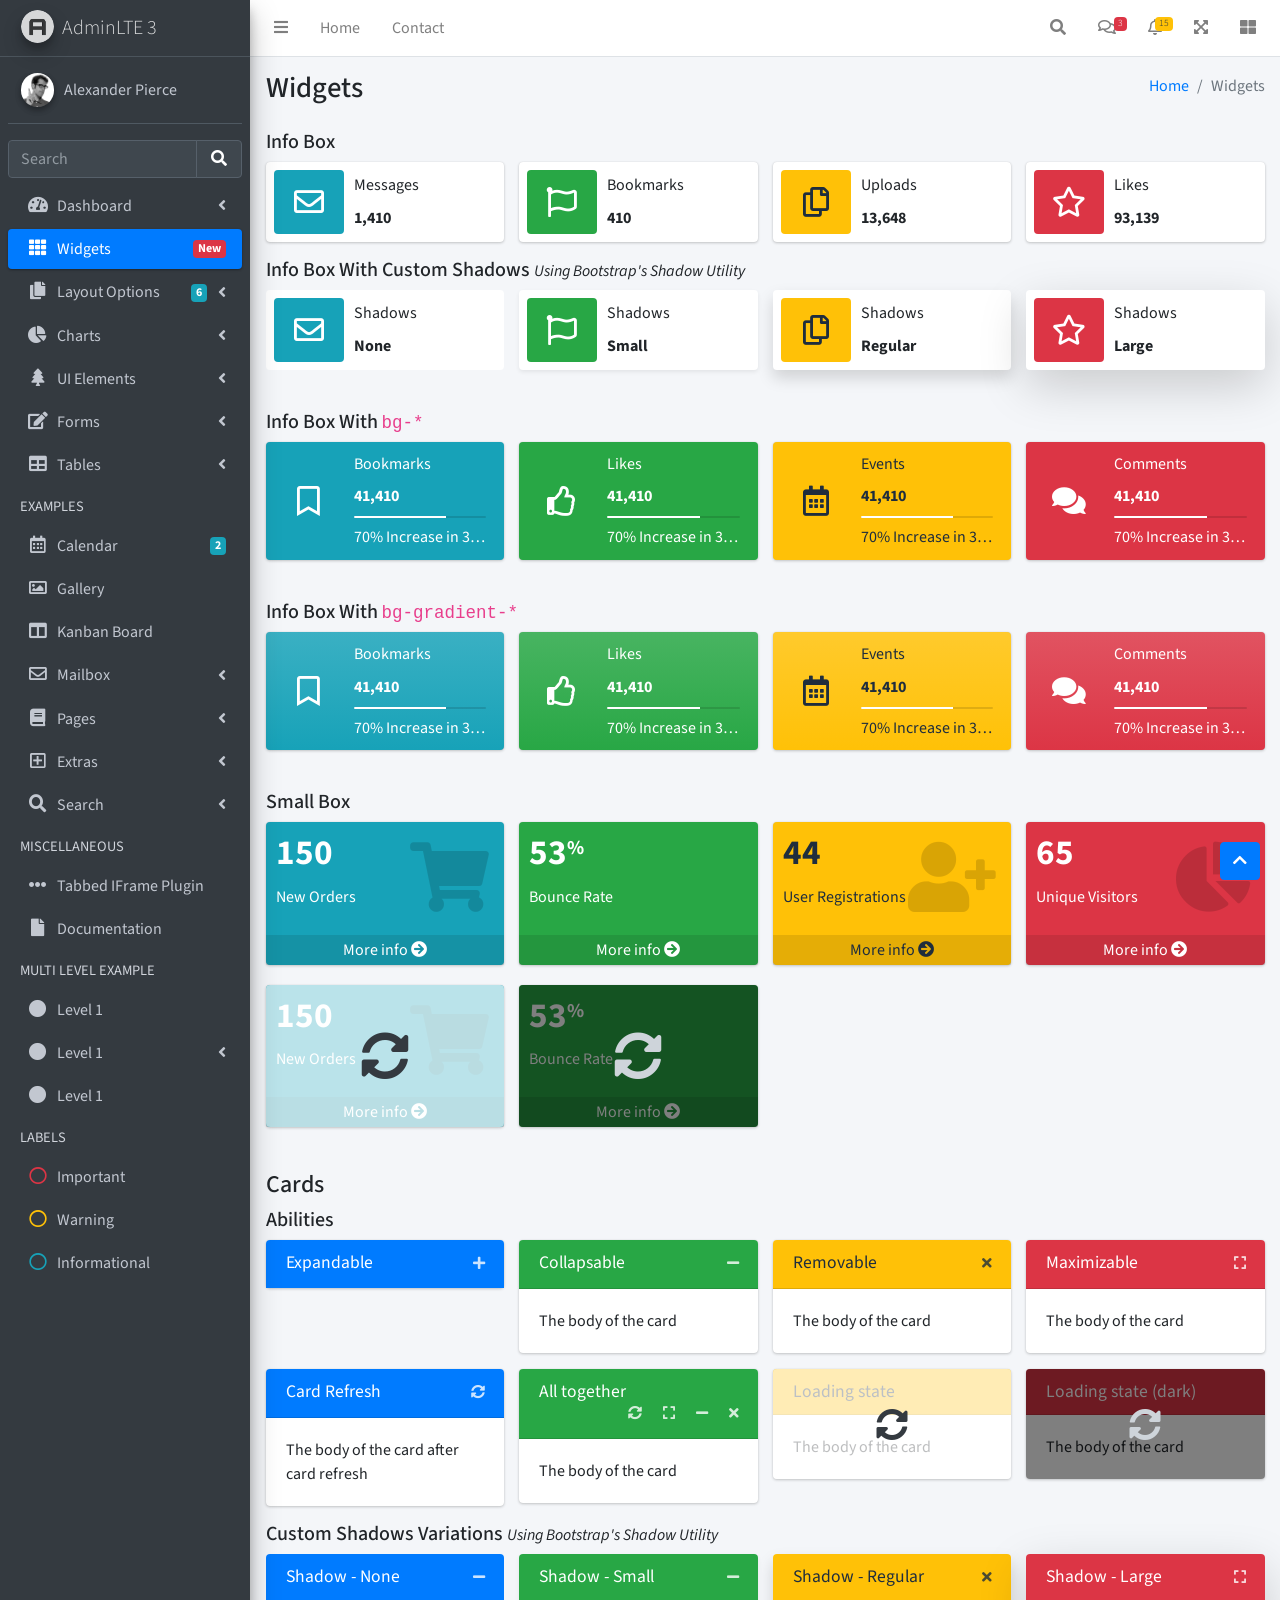
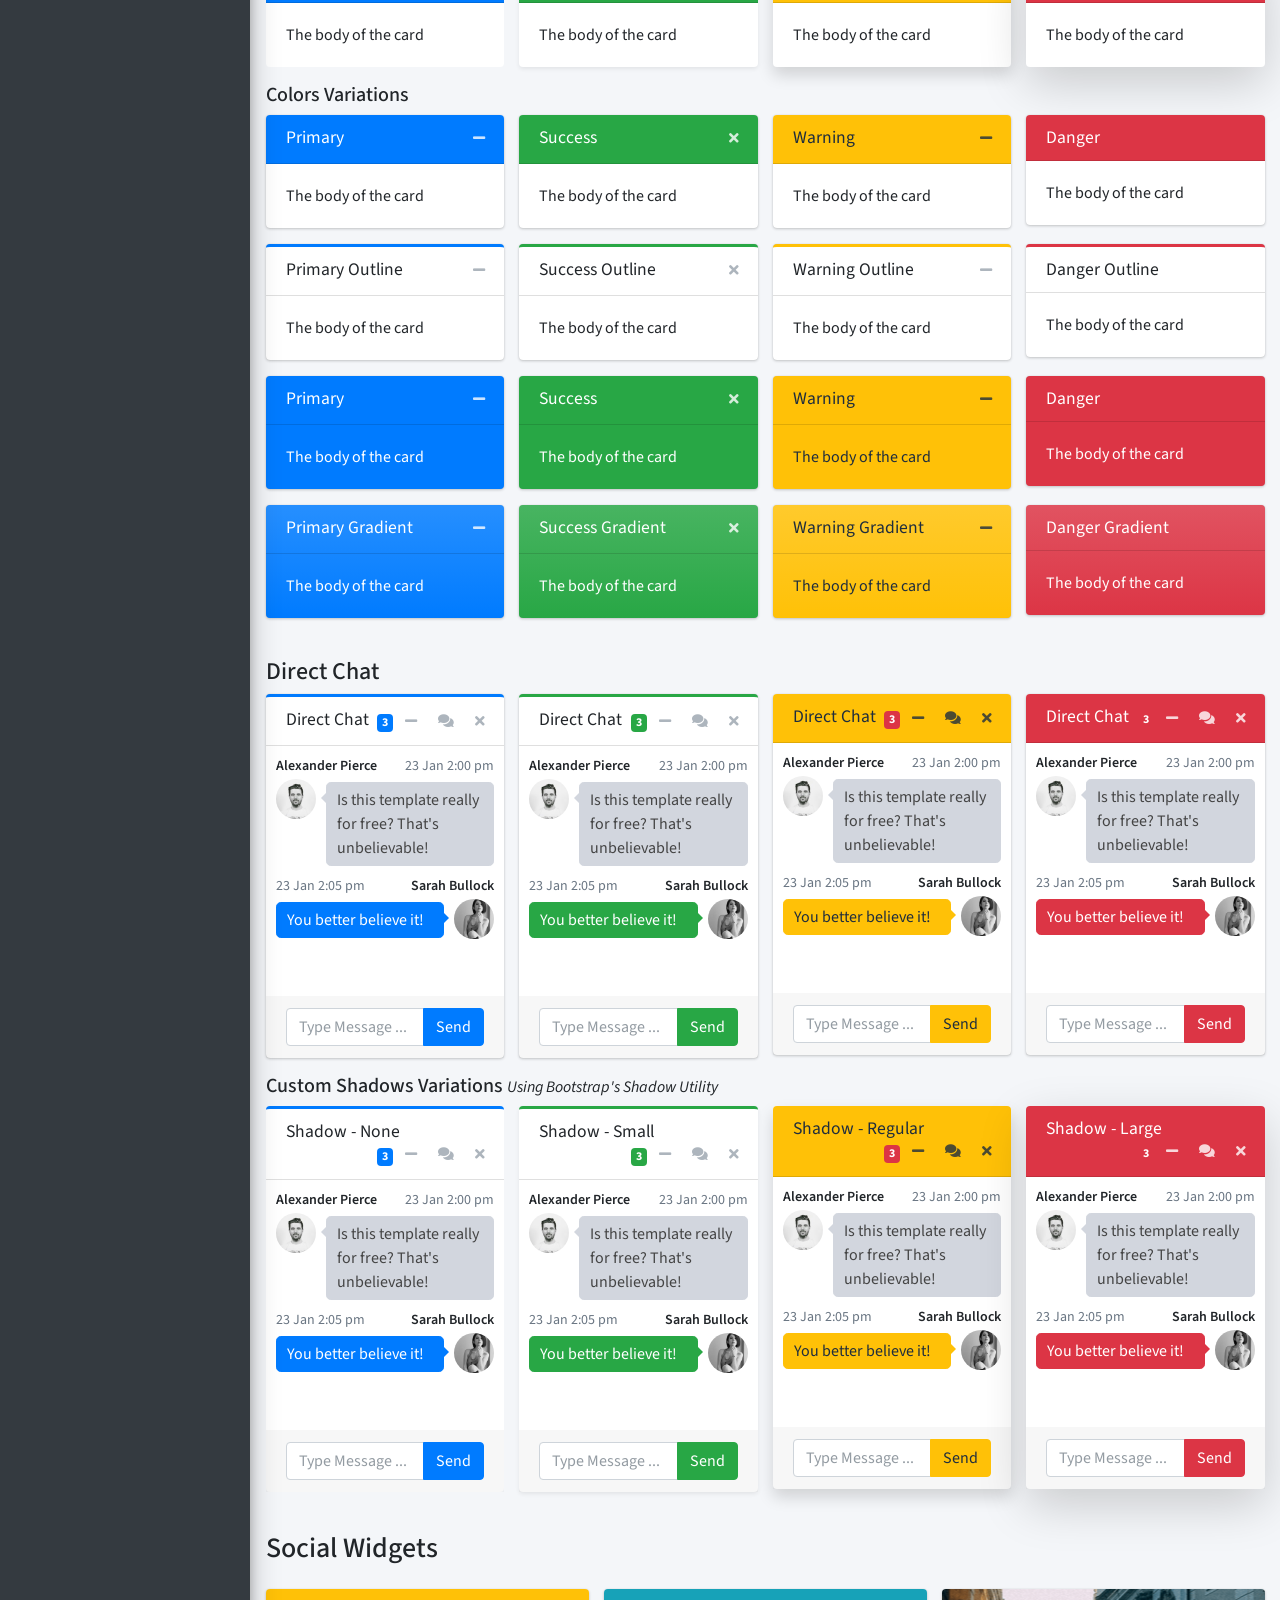
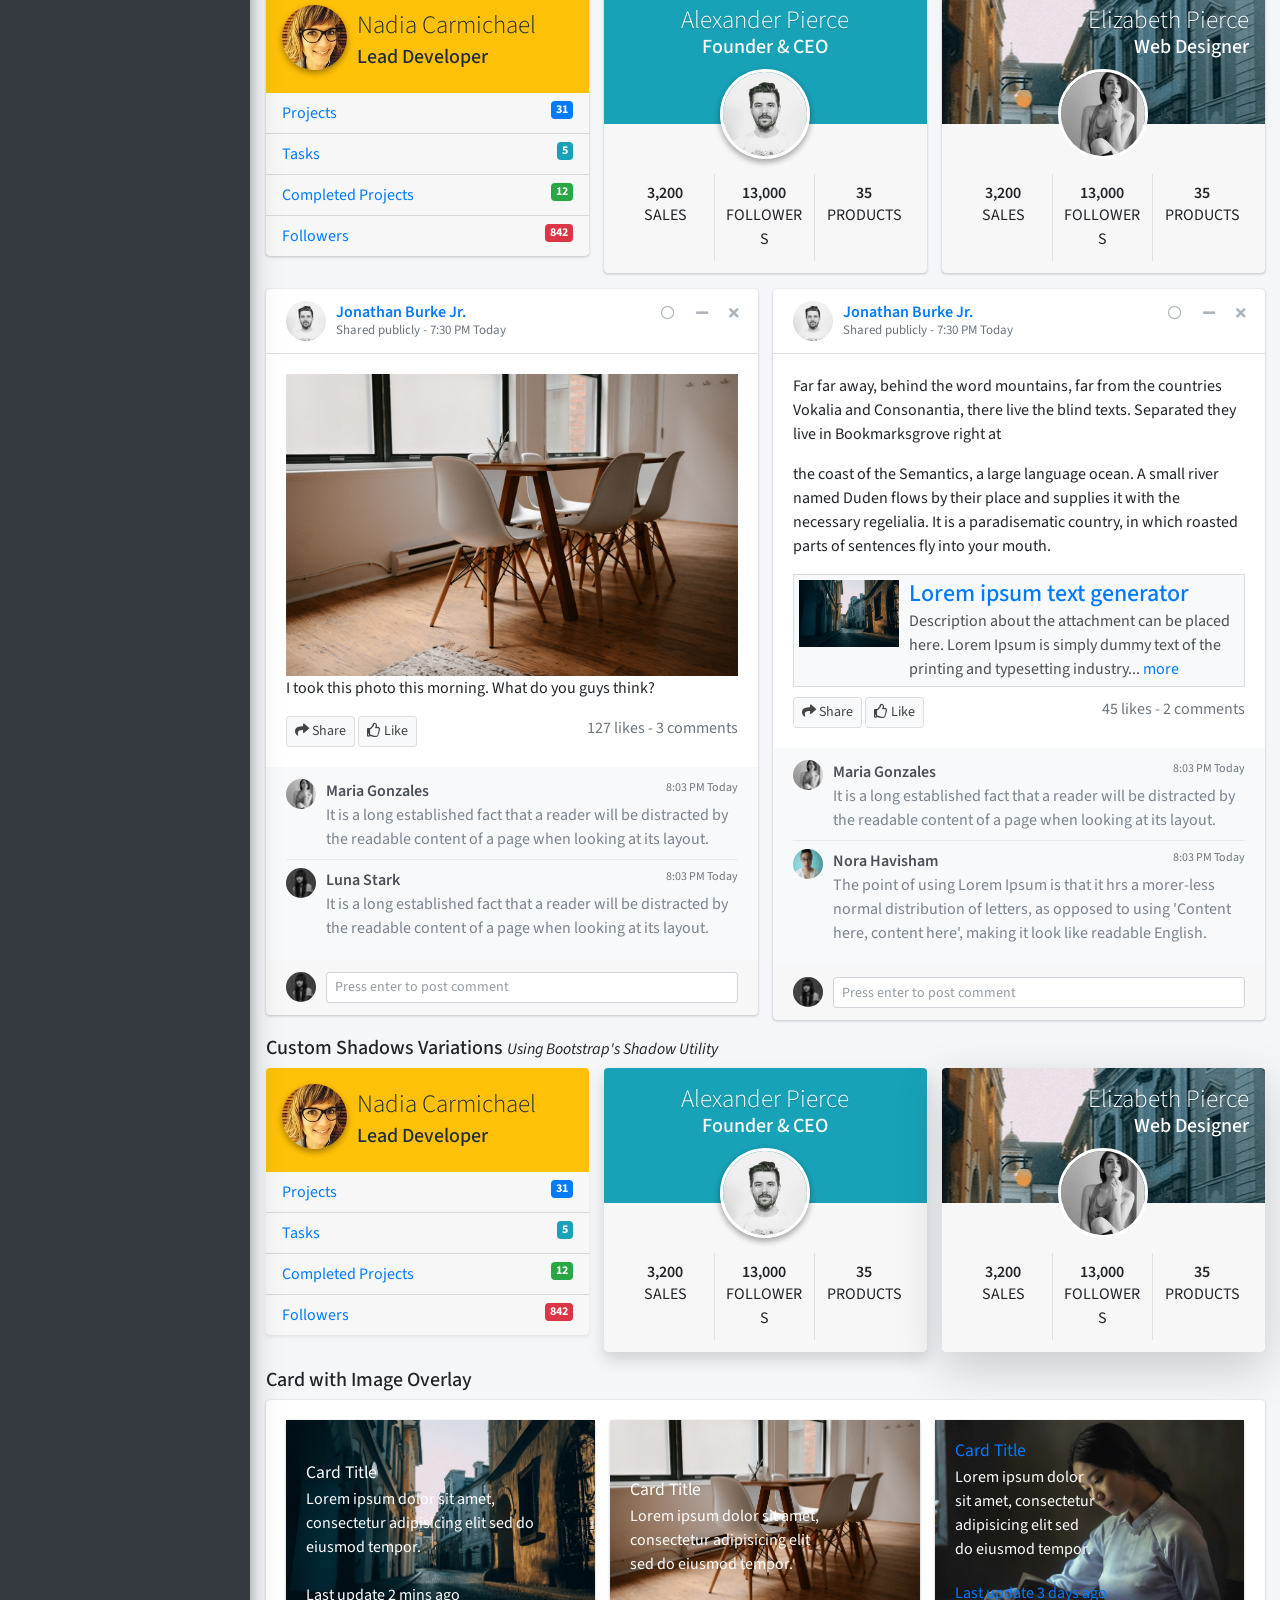
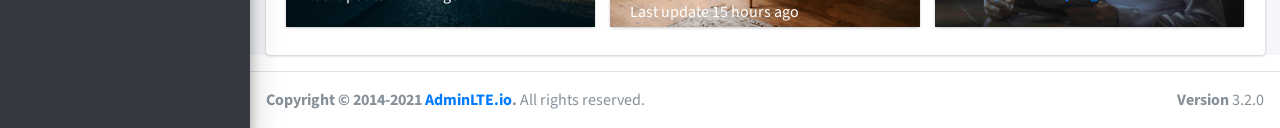
<file: Thinh-Ecom/wwwroot/pages/widgets.html>
<!DOCTYPE html>
<html lang="en">
<head>
  <meta charset="utf-8">
  <meta name="viewport" content="width=device-width, initial-scale=1">
  <title>AdminLTE 3 | Widgets</title>

  <!-- Google Font: Source Sans Pro -->
  <link rel="stylesheet" href="https://fonts.googleapis.com/css?family=Source+Sans+Pro:300,400,400i,700&display=fallback">
  <!-- Font Awesome -->
  <link rel="stylesheet" href="../plugins/fontawesome-free/css/all.min.css">
  <!-- Ionicons -->
  <link rel="stylesheet" href="https://code.ionicframework.com/ionicons/2.0.1/css/ionicons.min.css">
  <!-- Theme style -->
  <link rel="stylesheet" href="../dist/css/adminlte.min.css">
</head>
<body class="hold-transition sidebar-mini">
<div class="wrapper">
  <!-- Navbar -->
  <nav class="main-header navbar navbar-expand navbar-white navbar-light">
    <!-- Left navbar links -->
    <ul class="navbar-nav">
      <li class="nav-item">
        <a class="nav-link" data-widget="pushmenu" href="#" role="button"><i class="fas fa-bars"></i></a>
      </li>
      <li class="nav-item d-none d-sm-inline-block">
        <a href="../index3.html" class="nav-link">Home</a>
      </li>
      <li class="nav-item d-none d-sm-inline-block">
        <a href="#" class="nav-link">Contact</a>
      </li>
    </ul>

    <!-- Right navbar links -->
    <ul class="navbar-nav ml-auto">
      <!-- Navbar Search -->
      <li class="nav-item">
        <a class="nav-link" data-widget="navbar-search" href="#" role="button">
          <i class="fas fa-search"></i>
        </a>
        <div class="navbar-search-block">
          <form class="form-inline">
            <div class="input-group input-group-sm">
              <input class="form-control form-control-navbar" type="search" placeholder="Search" aria-label="Search">
              <div class="input-group-append">
                <button class="btn btn-navbar" type="submit">
                  <i class="fas fa-search"></i>
                </button>
                <button class="btn btn-navbar" type="button" data-widget="navbar-search">
                  <i class="fas fa-times"></i>
                </button>
              </div>
            </div>
          </form>
        </div>
      </li>

      <!-- Messages Dropdown Menu -->
      <li class="nav-item dropdown">
        <a class="nav-link" data-toggle="dropdown" href="#">
          <i class="far fa-comments"></i>
          <span class="badge badge-danger navbar-badge">3</span>
        </a>
        <div class="dropdown-menu dropdown-menu-lg dropdown-menu-right">
          <a href="#" class="dropdown-item">
            <!-- Message Start -->
            <div class="media">
              <img src="../dist/img/user1-128x128.jpg" alt="User Avatar" class="img-size-50 mr-3 img-circle">
              <div class="media-body">
                <h3 class="dropdown-item-title">
                  Brad Diesel
                  <span class="float-right text-sm text-danger"><i class="fas fa-star"></i></span>
                </h3>
                <p class="text-sm">Call me whenever you can...</p>
                <p class="text-sm text-muted"><i class="far fa-clock mr-1"></i> 4 Hours Ago</p>
              </div>
            </div>
            <!-- Message End -->
          </a>
          <div class="dropdown-divider"></div>
          <a href="#" class="dropdown-item">
            <!-- Message Start -->
            <div class="media">
              <img src="../dist/img/user8-128x128.jpg" alt="User Avatar" class="img-size-50 img-circle mr-3">
              <div class="media-body">
                <h3 class="dropdown-item-title">
                  John Pierce
                  <span class="float-right text-sm text-muted"><i class="fas fa-star"></i></span>
                </h3>
                <p class="text-sm">I got your message bro</p>
                <p class="text-sm text-muted"><i class="far fa-clock mr-1"></i> 4 Hours Ago</p>
              </div>
            </div>
            <!-- Message End -->
          </a>
          <div class="dropdown-divider"></div>
          <a href="#" class="dropdown-item">
            <!-- Message Start -->
            <div class="media">
              <img src="../dist/img/user3-128x128.jpg" alt="User Avatar" class="img-size-50 img-circle mr-3">
              <div class="media-body">
                <h3 class="dropdown-item-title">
                  Nora Silvester
                  <span class="float-right text-sm text-warning"><i class="fas fa-star"></i></span>
                </h3>
                <p class="text-sm">The subject goes here</p>
                <p class="text-sm text-muted"><i class="far fa-clock mr-1"></i> 4 Hours Ago</p>
              </div>
            </div>
            <!-- Message End -->
          </a>
          <div class="dropdown-divider"></div>
          <a href="#" class="dropdown-item dropdown-footer">See All Messages</a>
        </div>
      </li>
      <!-- Notifications Dropdown Menu -->
      <li class="nav-item dropdown">
        <a class="nav-link" data-toggle="dropdown" href="#">
          <i class="far fa-bell"></i>
          <span class="badge badge-warning navbar-badge">15</span>
        </a>
        <div class="dropdown-menu dropdown-menu-lg dropdown-menu-right">
          <span class="dropdown-item dropdown-header">15 Notifications</span>
          <div class="dropdown-divider"></div>
          <a href="#" class="dropdown-item">
            <i class="fas fa-envelope mr-2"></i> 4 new messages
            <span class="float-right text-muted text-sm">3 mins</span>
          </a>
          <div class="dropdown-divider"></div>
          <a href="#" class="dropdown-item">
            <i class="fas fa-users mr-2"></i> 8 friend requests
            <span class="float-right text-muted text-sm">12 hours</span>
          </a>
          <div class="dropdown-divider"></div>
          <a href="#" class="dropdown-item">
            <i class="fas fa-file mr-2"></i> 3 new reports
            <span class="float-right text-muted text-sm">2 days</span>
          </a>
          <div class="dropdown-divider"></div>
          <a href="#" class="dropdown-item dropdown-footer">See All Notifications</a>
        </div>
      </li>
      <li class="nav-item">
        <a class="nav-link" data-widget="fullscreen" href="#" role="button">
          <i class="fas fa-expand-arrows-alt"></i>
        </a>
      </li>
      <li class="nav-item">
        <a class="nav-link" data-widget="control-sidebar" data-slide="true" href="#" role="button">
          <i class="fas fa-th-large"></i>
        </a>
      </li>
    </ul>
  </nav>
  <!-- /.navbar -->

  <!-- Main Sidebar Container -->
  <aside class="main-sidebar sidebar-dark-primary elevation-4">
    <!-- Brand Logo -->
    <a href="../index3.html" class="brand-link">
      <img src="../dist/img/AdminLTELogo.png" alt="AdminLTE Logo" class="brand-image img-circle elevation-3" style="opacity: .8">
      <span class="brand-text font-weight-light">AdminLTE 3</span>
    </a>

    <!-- Sidebar -->
    <div class="sidebar">
      <!-- Sidebar user panel (optional) -->
      <div class="user-panel mt-3 pb-3 mb-3 d-flex">
        <div class="image">
          <img src="../dist/img/user2-160x160.jpg" class="img-circle elevation-2" alt="User Image">
        </div>
        <div class="info">
          <a href="#" class="d-block">Alexander Pierce</a>
        </div>
      </div>

      <!-- SidebarSearch Form -->
      <div class="form-inline">
        <div class="input-group" data-widget="sidebar-search">
          <input class="form-control form-control-sidebar" type="search" placeholder="Search" aria-label="Search">
          <div class="input-group-append">
            <button class="btn btn-sidebar">
              <i class="fas fa-search fa-fw"></i>
            </button>
          </div>
        </div>
      </div>

      <!-- Sidebar Menu -->
      <nav class="mt-2">
        <ul class="nav nav-pills nav-sidebar flex-column" data-widget="treeview" role="menu" data-accordion="false">
          <!-- Add icons to the links using the .nav-icon class
               with font-awesome or any other icon font library -->
          <li class="nav-item">
            <a href="#" class="nav-link">
              <i class="nav-icon fas fa-tachometer-alt"></i>
              <p>
                Dashboard
                <i class="right fas fa-angle-left"></i>
              </p>
            </a>
            <ul class="nav nav-treeview">
              <li class="nav-item">
                <a href="../index.html" class="nav-link">
                  <i class="far fa-circle nav-icon"></i>
                  <p>Dashboard v1</p>
                </a>
              </li>
              <li class="nav-item">
                <a href="../index2.html" class="nav-link">
                  <i class="far fa-circle nav-icon"></i>
                  <p>Dashboard v2</p>
                </a>
              </li>
              <li class="nav-item">
                <a href="../index3.html" class="nav-link">
                  <i class="far fa-circle nav-icon"></i>
                  <p>Dashboard v3</p>
                </a>
              </li>
            </ul>
          </li>
          <li class="nav-item">
            <a href="widgets.html" class="nav-link active">
              <i class="nav-icon fas fa-th"></i>
              <p>
                Widgets
                <span class="right badge badge-danger">New</span>
              </p>
            </a>
          </li>
          <li class="nav-item">
            <a href="#" class="nav-link">
              <i class="nav-icon fas fa-copy"></i>
              <p>
                Layout Options
                <i class="fas fa-angle-left right"></i>
                <span class="badge badge-info right">6</span>
              </p>
            </a>
            <ul class="nav nav-treeview">
              <li class="nav-item">
                <a href="layout/top-nav.html" class="nav-link">
                  <i class="far fa-circle nav-icon"></i>
                  <p>Top Navigation</p>
                </a>
              </li>
              <li class="nav-item">
                <a href="layout/top-nav-sidebar.html" class="nav-link">
                  <i class="far fa-circle nav-icon"></i>
                  <p>Top Navigation + Sidebar</p>
                </a>
              </li>
              <li class="nav-item">
                <a href="layout/boxed.html" class="nav-link">
                  <i class="far fa-circle nav-icon"></i>
                  <p>Boxed</p>
                </a>
              </li>
              <li class="nav-item">
                <a href="layout/fixed-sidebar.html" class="nav-link">
                  <i class="far fa-circle nav-icon"></i>
                  <p>Fixed Sidebar</p>
                </a>
              </li>
              <li class="nav-item">
                <a href="layout/fixed-sidebar-custom.html" class="nav-link">
                  <i class="far fa-circle nav-icon"></i>
                  <p>Fixed Sidebar <small>+ Custom Area</small></p>
                </a>
              </li>
              <li class="nav-item">
                <a href="layout/fixed-topnav.html" class="nav-link">
                  <i class="far fa-circle nav-icon"></i>
                  <p>Fixed Navbar</p>
                </a>
              </li>
              <li class="nav-item">
                <a href="layout/fixed-footer.html" class="nav-link">
                  <i class="far fa-circle nav-icon"></i>
                  <p>Fixed Footer</p>
                </a>
              </li>
              <li class="nav-item">
                <a href="layout/collapsed-sidebar.html" class="nav-link">
                  <i class="far fa-circle nav-icon"></i>
                  <p>Collapsed Sidebar</p>
                </a>
              </li>
            </ul>
          </li>
          <li class="nav-item">
            <a href="#" class="nav-link">
              <i class="nav-icon fas fa-chart-pie"></i>
              <p>
                Charts
                <i class="right fas fa-angle-left"></i>
              </p>
            </a>
            <ul class="nav nav-treeview">
              <li class="nav-item">
                <a href="charts/chartjs.html" class="nav-link">
                  <i class="far fa-circle nav-icon"></i>
                  <p>ChartJS</p>
                </a>
              </li>
              <li class="nav-item">
                <a href="charts/flot.html" class="nav-link">
                  <i class="far fa-circle nav-icon"></i>
                  <p>Flot</p>
                </a>
              </li>
              <li class="nav-item">
                <a href="charts/inline.html" class="nav-link">
                  <i class="far fa-circle nav-icon"></i>
                  <p>Inline</p>
                </a>
              </li>
              <li class="nav-item">
                <a href="charts/uplot.html" class="nav-link">
                  <i class="far fa-circle nav-icon"></i>
                  <p>uPlot</p>
                </a>
              </li>
            </ul>
          </li>
          <li class="nav-item">
            <a href="#" class="nav-link">
              <i class="nav-icon fas fa-tree"></i>
              <p>
                UI Elements
                <i class="fas fa-angle-left right"></i>
              </p>
            </a>
            <ul class="nav nav-treeview">
              <li class="nav-item">
                <a href="UI/general.html" class="nav-link">
                  <i class="far fa-circle nav-icon"></i>
                  <p>General</p>
                </a>
              </li>
              <li class="nav-item">
                <a href="UI/icons.html" class="nav-link">
                  <i class="far fa-circle nav-icon"></i>
                  <p>Icons</p>
                </a>
              </li>
              <li class="nav-item">
                <a href="UI/buttons.html" class="nav-link">
                  <i class="far fa-circle nav-icon"></i>
                  <p>Buttons</p>
                </a>
              </li>
              <li class="nav-item">
                <a href="UI/sliders.html" class="nav-link">
                  <i class="far fa-circle nav-icon"></i>
                  <p>Sliders</p>
                </a>
              </li>
              <li class="nav-item">
                <a href="UI/modals.html" class="nav-link">
                  <i class="far fa-circle nav-icon"></i>
                  <p>Modals & Alerts</p>
                </a>
              </li>
              <li class="nav-item">
                <a href="UI/navbar.html" class="nav-link">
                  <i class="far fa-circle nav-icon"></i>
                  <p>Navbar & Tabs</p>
                </a>
              </li>
              <li class="nav-item">
                <a href="UI/timeline.html" class="nav-link">
                  <i class="far fa-circle nav-icon"></i>
                  <p>Timeline</p>
                </a>
              </li>
              <li class="nav-item">
                <a href="UI/ribbons.html" class="nav-link">
                  <i class="far fa-circle nav-icon"></i>
                  <p>Ribbons</p>
                </a>
              </li>
            </ul>
          </li>
          <li class="nav-item">
            <a href="#" class="nav-link">
              <i class="nav-icon fas fa-edit"></i>
              <p>
                Forms
                <i class="fas fa-angle-left right"></i>
              </p>
            </a>
            <ul class="nav nav-treeview">
              <li class="nav-item">
                <a href="forms/general.html" class="nav-link">
                  <i class="far fa-circle nav-icon"></i>
                  <p>General Elements</p>
                </a>
              </li>
              <li class="nav-item">
                <a href="forms/advanced.html" class="nav-link">
                  <i class="far fa-circle nav-icon"></i>
                  <p>Advanced Elements</p>
                </a>
              </li>
              <li class="nav-item">
                <a href="forms/editors.html" class="nav-link">
                  <i class="far fa-circle nav-icon"></i>
                  <p>Editors</p>
                </a>
              </li>
              <li class="nav-item">
                <a href="forms/validation.html" class="nav-link">
                  <i class="far fa-circle nav-icon"></i>
                  <p>Validation</p>
                </a>
              </li>
            </ul>
          </li>
          <li class="nav-item">
            <a href="#" class="nav-link">
              <i class="nav-icon fas fa-table"></i>
              <p>
                Tables
                <i class="fas fa-angle-left right"></i>
              </p>
            </a>
            <ul class="nav nav-treeview">
              <li class="nav-item">
                <a href="tables/simple.html" class="nav-link">
                  <i class="far fa-circle nav-icon"></i>
                  <p>Simple Tables</p>
                </a>
              </li>
              <li class="nav-item">
                <a href="tables/data.html" class="nav-link">
                  <i class="far fa-circle nav-icon"></i>
                  <p>DataTables</p>
                </a>
              </li>
              <li class="nav-item">
                <a href="tables/jsgrid.html" class="nav-link">
                  <i class="far fa-circle nav-icon"></i>
                  <p>jsGrid</p>
                </a>
              </li>
            </ul>
          </li>
          <li class="nav-header">EXAMPLES</li>
          <li class="nav-item">
            <a href="calendar.html" class="nav-link">
              <i class="nav-icon far fa-calendar-alt"></i>
              <p>
                Calendar
                <span class="badge badge-info right">2</span>
              </p>
            </a>
          </li>
          <li class="nav-item">
            <a href="gallery.html" class="nav-link">
              <i class="nav-icon far fa-image"></i>
              <p>
                Gallery
              </p>
            </a>
          </li>
          <li class="nav-item">
            <a href="kanban.html" class="nav-link">
              <i class="nav-icon fas fa-columns"></i>
              <p>
                Kanban Board
              </p>
            </a>
          </li>
          <li class="nav-item">
            <a href="#" class="nav-link">
              <i class="nav-icon far fa-envelope"></i>
              <p>
                Mailbox
                <i class="fas fa-angle-left right"></i>
              </p>
            </a>
            <ul class="nav nav-treeview">
              <li class="nav-item">
                <a href="mailbox/mailbox.html" class="nav-link">
                  <i class="far fa-circle nav-icon"></i>
                  <p>Inbox</p>
                </a>
              </li>
              <li class="nav-item">
                <a href="mailbox/compose.html" class="nav-link">
                  <i class="far fa-circle nav-icon"></i>
                  <p>Compose</p>
                </a>
              </li>
              <li class="nav-item">
                <a href="mailbox/read-mail.html" class="nav-link">
                  <i class="far fa-circle nav-icon"></i>
                  <p>Read</p>
                </a>
              </li>
            </ul>
          </li>
          <li class="nav-item">
            <a href="#" class="nav-link">
              <i class="nav-icon fas fa-book"></i>
              <p>
                Pages
                <i class="fas fa-angle-left right"></i>
              </p>
            </a>
            <ul class="nav nav-treeview">
              <li class="nav-item">
                <a href="examples/invoice.html" class="nav-link">
                  <i class="far fa-circle nav-icon"></i>
                  <p>Invoice</p>
                </a>
              </li>
              <li class="nav-item">
                <a href="examples/profile.html" class="nav-link">
                  <i class="far fa-circle nav-icon"></i>
                  <p>Profile</p>
                </a>
              </li>
              <li class="nav-item">
                <a href="examples/e-commerce.html" class="nav-link">
                  <i class="far fa-circle nav-icon"></i>
                  <p>E-commerce</p>
                </a>
              </li>
              <li class="nav-item">
                <a href="examples/projects.html" class="nav-link">
                  <i class="far fa-circle nav-icon"></i>
                  <p>Projects</p>
                </a>
              </li>
              <li class="nav-item">
                <a href="examples/project-add.html" class="nav-link">
                  <i class="far fa-circle nav-icon"></i>
                  <p>Project Add</p>
                </a>
              </li>
              <li class="nav-item">
                <a href="examples/project-edit.html" class="nav-link">
                  <i class="far fa-circle nav-icon"></i>
                  <p>Project Edit</p>
                </a>
              </li>
              <li class="nav-item">
                <a href="examples/project-detail.html" class="nav-link">
                  <i class="far fa-circle nav-icon"></i>
                  <p>Project Detail</p>
                </a>
              </li>
              <li class="nav-item">
                <a href="examples/contacts.html" class="nav-link">
                  <i class="far fa-circle nav-icon"></i>
                  <p>Contacts</p>
                </a>
              </li>
              <li class="nav-item">
                <a href="examples/faq.html" class="nav-link">
                  <i class="far fa-circle nav-icon"></i>
                  <p>FAQ</p>
                </a>
              </li>
              <li class="nav-item">
                <a href="examples/contact-us.html" class="nav-link">
                  <i class="far fa-circle nav-icon"></i>
                  <p>Contact us</p>
                </a>
              </li>
            </ul>
          </li>
          <li class="nav-item">
            <a href="#" class="nav-link">
              <i class="nav-icon far fa-plus-square"></i>
              <p>
                Extras
                <i class="fas fa-angle-left right"></i>
              </p>
            </a>
            <ul class="nav nav-treeview">
              <li class="nav-item">
                <a href="#" class="nav-link">
                  <i class="far fa-circle nav-icon"></i>
                  <p>
                    Login & Register v1
                    <i class="fas fa-angle-left right"></i>
                  </p>
                </a>
                <ul class="nav nav-treeview">
                  <li class="nav-item">
                    <a href="examples/login.html" class="nav-link">
                      <i class="far fa-circle nav-icon"></i>
                      <p>Login v1</p>
                    </a>
                  </li>
                  <li class="nav-item">
                    <a href="examples/register.html" class="nav-link">
                      <i class="far fa-circle nav-icon"></i>
                      <p>Register v1</p>
                    </a>
                  </li>
                  <li class="nav-item">
                    <a href="examples/forgot-password.html" class="nav-link">
                      <i class="far fa-circle nav-icon"></i>
                      <p>Forgot Password v1</p>
                    </a>
                  </li>
                  <li class="nav-item">
                    <a href="examples/recover-password.html" class="nav-link">
                      <i class="far fa-circle nav-icon"></i>
                      <p>Recover Password v1</p>
                    </a>
                  </li>
                </ul>
              </li>
              <li class="nav-item">
                <a href="#" class="nav-link">
                  <i class="far fa-circle nav-icon"></i>
                  <p>
                    Login & Register v2
                    <i class="fas fa-angle-left right"></i>
                  </p>
                </a>
                <ul class="nav nav-treeview">
                  <li class="nav-item">
                    <a href="examples/login-v2.html" class="nav-link">
                      <i class="far fa-circle nav-icon"></i>
                      <p>Login v2</p>
                    </a>
                  </li>
                  <li class="nav-item">
                    <a href="examples/register-v2.html" class="nav-link">
                      <i class="far fa-circle nav-icon"></i>
                      <p>Register v2</p>
                    </a>
                  </li>
                  <li class="nav-item">
                    <a href="examples/forgot-password-v2.html" class="nav-link">
                      <i class="far fa-circle nav-icon"></i>
                      <p>Forgot Password v2</p>
                    </a>
                  </li>
                  <li class="nav-item">
                    <a href="examples/recover-password-v2.html" class="nav-link">
                      <i class="far fa-circle nav-icon"></i>
                      <p>Recover Password v2</p>
                    </a>
                  </li>
                </ul>
              </li>
              <li class="nav-item">
                <a href="examples/lockscreen.html" class="nav-link">
                  <i class="far fa-circle nav-icon"></i>
                  <p>Lockscreen</p>
                </a>
              </li>
              <li class="nav-item">
                <a href="examples/legacy-user-menu.html" class="nav-link">
                  <i class="far fa-circle nav-icon"></i>
                  <p>Legacy User Menu</p>
                </a>
              </li>
              <li class="nav-item">
                <a href="examples/language-menu.html" class="nav-link">
                  <i class="far fa-circle nav-icon"></i>
                  <p>Language Menu</p>
                </a>
              </li>
              <li class="nav-item">
                <a href="examples/404.html" class="nav-link">
                  <i class="far fa-circle nav-icon"></i>
                  <p>Error 404</p>
                </a>
              </li>
              <li class="nav-item">
                <a href="examples/500.html" class="nav-link">
                  <i class="far fa-circle nav-icon"></i>
                  <p>Error 500</p>
                </a>
              </li>
              <li class="nav-item">
                <a href="examples/pace.html" class="nav-link">
                  <i class="far fa-circle nav-icon"></i>
                  <p>Pace</p>
                </a>
              </li>
              <li class="nav-item">
                <a href="examples/blank.html" class="nav-link">
                  <i class="far fa-circle nav-icon"></i>
                  <p>Blank Page</p>
                </a>
              </li>
              <li class="nav-item">
                <a href="../starter.html" class="nav-link">
                  <i class="far fa-circle nav-icon"></i>
                  <p>Starter Page</p>
                </a>
              </li>
            </ul>
          </li>
          <li class="nav-item">
            <a href="#" class="nav-link">
              <i class="nav-icon fas fa-search"></i>
              <p>
                Search
                <i class="fas fa-angle-left right"></i>
              </p>
            </a>
            <ul class="nav nav-treeview">
              <li class="nav-item">
                <a href="search/simple.html" class="nav-link">
                  <i class="far fa-circle nav-icon"></i>
                  <p>Simple Search</p>
                </a>
              </li>
              <li class="nav-item">
                <a href="search/enhanced.html" class="nav-link">
                  <i class="far fa-circle nav-icon"></i>
                  <p>Enhanced</p>
                </a>
              </li>
            </ul>
          </li>
          <li class="nav-header">MISCELLANEOUS</li>
          <li class="nav-item">
            <a href="../iframe.html" class="nav-link">
              <i class="nav-icon fas fa-ellipsis-h"></i>
              <p>Tabbed IFrame Plugin</p>
            </a>
          </li>
          <li class="nav-item">
            <a href="https://adminlte.io/docs/3.1/" class="nav-link">
              <i class="nav-icon fas fa-file"></i>
              <p>Documentation</p>
            </a>
          </li>
          <li class="nav-header">MULTI LEVEL EXAMPLE</li>
          <li class="nav-item">
            <a href="#" class="nav-link">
              <i class="fas fa-circle nav-icon"></i>
              <p>Level 1</p>
            </a>
          </li>
          <li class="nav-item">
            <a href="#" class="nav-link">
              <i class="nav-icon fas fa-circle"></i>
              <p>
                Level 1
                <i class="right fas fa-angle-left"></i>
              </p>
            </a>
            <ul class="nav nav-treeview">
              <li class="nav-item">
                <a href="#" class="nav-link">
                  <i class="far fa-circle nav-icon"></i>
                  <p>Level 2</p>
                </a>
              </li>
              <li class="nav-item">
                <a href="#" class="nav-link">
                  <i class="far fa-circle nav-icon"></i>
                  <p>
                    Level 2
                    <i class="right fas fa-angle-left"></i>
                  </p>
                </a>
                <ul class="nav nav-treeview">
                  <li class="nav-item">
                    <a href="#" class="nav-link">
                      <i class="far fa-dot-circle nav-icon"></i>
                      <p>Level 3</p>
                    </a>
                  </li>
                  <li class="nav-item">
                    <a href="#" class="nav-link">
                      <i class="far fa-dot-circle nav-icon"></i>
                      <p>Level 3</p>
                    </a>
                  </li>
                  <li class="nav-item">
                    <a href="#" class="nav-link">
                      <i class="far fa-dot-circle nav-icon"></i>
                      <p>Level 3</p>
                    </a>
                  </li>
                </ul>
              </li>
              <li class="nav-item">
                <a href="#" class="nav-link">
                  <i class="far fa-circle nav-icon"></i>
                  <p>Level 2</p>
                </a>
              </li>
            </ul>
          </li>
          <li class="nav-item">
            <a href="#" class="nav-link">
              <i class="fas fa-circle nav-icon"></i>
              <p>Level 1</p>
            </a>
          </li>
          <li class="nav-header">LABELS</li>
          <li class="nav-item">
            <a href="#" class="nav-link">
              <i class="nav-icon far fa-circle text-danger"></i>
              <p class="text">Important</p>
            </a>
          </li>
          <li class="nav-item">
            <a href="#" class="nav-link">
              <i class="nav-icon far fa-circle text-warning"></i>
              <p>Warning</p>
            </a>
          </li>
          <li class="nav-item">
            <a href="#" class="nav-link">
              <i class="nav-icon far fa-circle text-info"></i>
              <p>Informational</p>
            </a>
          </li>
        </ul>
      </nav>
      <!-- /.sidebar-menu -->
    </div>
    <!-- /.sidebar -->
  </aside>

  <!-- Content Wrapper. Contains page content -->
  <div class="content-wrapper">
    <!-- Content Header (Page header) -->
    <section class="content-header">
      <div class="container-fluid">
        <div class="row mb-2">
          <div class="col-sm-6">
            <h1>Widgets</h1>
          </div>
          <div class="col-sm-6">
            <ol class="breadcrumb float-sm-right">
              <li class="breadcrumb-item"><a href="#">Home</a></li>
              <li class="breadcrumb-item active">Widgets</li>
            </ol>
          </div>
        </div>
      </div><!-- /.container-fluid -->
    </section>

    <!-- Main content -->
    <section class="content">
      <div class="container-fluid">
        <h5 class="mb-2">Info Box</h5>
        <div class="row">
          <div class="col-md-3 col-sm-6 col-12">
            <div class="info-box">
              <span class="info-box-icon bg-info"><i class="far fa-envelope"></i></span>

              <div class="info-box-content">
                <span class="info-box-text">Messages</span>
                <span class="info-box-number">1,410</span>
              </div>
              <!-- /.info-box-content -->
            </div>
            <!-- /.info-box -->
          </div>
          <!-- /.col -->
          <div class="col-md-3 col-sm-6 col-12">
            <div class="info-box">
              <span class="info-box-icon bg-success"><i class="far fa-flag"></i></span>

              <div class="info-box-content">
                <span class="info-box-text">Bookmarks</span>
                <span class="info-box-number">410</span>
              </div>
              <!-- /.info-box-content -->
            </div>
            <!-- /.info-box -->
          </div>
          <!-- /.col -->
          <div class="col-md-3 col-sm-6 col-12">
            <div class="info-box">
              <span class="info-box-icon bg-warning"><i class="far fa-copy"></i></span>

              <div class="info-box-content">
                <span class="info-box-text">Uploads</span>
                <span class="info-box-number">13,648</span>
              </div>
              <!-- /.info-box-content -->
            </div>
            <!-- /.info-box -->
          </div>
          <!-- /.col -->
          <div class="col-md-3 col-sm-6 col-12">
            <div class="info-box">
              <span class="info-box-icon bg-danger"><i class="far fa-star"></i></span>

              <div class="info-box-content">
                <span class="info-box-text">Likes</span>
                <span class="info-box-number">93,139</span>
              </div>
              <!-- /.info-box-content -->
            </div>
            <!-- /.info-box -->
          </div>
          <!-- /.col -->
        </div>
        <!-- /.row -->

        <!-- =========================================================== -->
        <h5 class="mb-2">Info Box With Custom Shadows <small><i>Using Bootstrap's Shadow Utility</i></small></h5>
        <div class="row">
          <div class="col-md-3 col-sm-6 col-12">
            <div class="info-box shadow-none">
              <span class="info-box-icon bg-info"><i class="far fa-envelope"></i></span>

              <div class="info-box-content">
                <span class="info-box-text">Shadows</span>
                <span class="info-box-number">None</span>
              </div>
              <!-- /.info-box-content -->
            </div>
            <!-- /.info-box -->
          </div>
          <!-- /.col -->
          <div class="col-md-3 col-sm-6 col-12">
            <div class="info-box shadow-sm">
              <span class="info-box-icon bg-success"><i class="far fa-flag"></i></span>

              <div class="info-box-content">
                <span class="info-box-text">Shadows</span>
                <span class="info-box-number">Small</span>
              </div>
              <!-- /.info-box-content -->
            </div>
            <!-- /.info-box -->
          </div>
          <!-- /.col -->
          <div class="col-md-3 col-sm-6 col-12">
            <div class="info-box shadow">
              <span class="info-box-icon bg-warning"><i class="far fa-copy"></i></span>

              <div class="info-box-content">
                <span class="info-box-text">Shadows</span>
                <span class="info-box-number">Regular</span>
              </div>
              <!-- /.info-box-content -->
            </div>
            <!-- /.info-box -->
          </div>
          <!-- /.col -->
          <div class="col-md-3 col-sm-6 col-12">
            <div class="info-box shadow-lg">
              <span class="info-box-icon bg-danger"><i class="far fa-star"></i></span>

              <div class="info-box-content">
                <span class="info-box-text">Shadows</span>
                <span class="info-box-number">Large</span>
              </div>
              <!-- /.info-box-content -->
            </div>
            <!-- /.info-box -->
          </div>
          <!-- /.col -->
        </div>
        <!-- /.row -->

        <!-- =========================================================== -->
        <h5 class="mt-4 mb-2">Info Box With <code>bg-*</code></h5>
        <div class="row">
          <div class="col-md-3 col-sm-6 col-12">
            <div class="info-box bg-info">
              <span class="info-box-icon"><i class="far fa-bookmark"></i></span>

              <div class="info-box-content">
                <span class="info-box-text">Bookmarks</span>
                <span class="info-box-number">41,410</span>

                <div class="progress">
                  <div class="progress-bar" style="width: 70%"></div>
                </div>
                <span class="progress-description">
                  70% Increase in 30 Days
                </span>
              </div>
              <!-- /.info-box-content -->
            </div>
            <!-- /.info-box -->
          </div>
          <!-- /.col -->
          <div class="col-md-3 col-sm-6 col-12">
            <div class="info-box bg-success">
              <span class="info-box-icon"><i class="far fa-thumbs-up"></i></span>

              <div class="info-box-content">
                <span class="info-box-text">Likes</span>
                <span class="info-box-number">41,410</span>

                <div class="progress">
                  <div class="progress-bar" style="width: 70%"></div>
                </div>
                <span class="progress-description">
                  70% Increase in 30 Days
                </span>
              </div>
              <!-- /.info-box-content -->
            </div>
            <!-- /.info-box -->
          </div>
          <!-- /.col -->
          <div class="col-md-3 col-sm-6 col-12">
            <div class="info-box bg-warning">
              <span class="info-box-icon"><i class="far fa-calendar-alt"></i></span>

              <div class="info-box-content">
                <span class="info-box-text">Events</span>
                <span class="info-box-number">41,410</span>

                <div class="progress">
                  <div class="progress-bar" style="width: 70%"></div>
                </div>
                <span class="progress-description">
                  70% Increase in 30 Days
                </span>
              </div>
              <!-- /.info-box-content -->
            </div>
            <!-- /.info-box -->
          </div>
          <!-- /.col -->
          <div class="col-md-3 col-sm-6 col-12">
            <div class="info-box bg-danger">
              <span class="info-box-icon"><i class="fas fa-comments"></i></span>

              <div class="info-box-content">
                <span class="info-box-text">Comments</span>
                <span class="info-box-number">41,410</span>

                <div class="progress">
                  <div class="progress-bar" style="width: 70%"></div>
                </div>
                <span class="progress-description">
                  70% Increase in 30 Days
                </span>
              </div>
              <!-- /.info-box-content -->
            </div>
            <!-- /.info-box -->
          </div>
          <!-- /.col -->
        </div>
        <!-- /.row -->

        <!-- =========================================================== -->
        <h5 class="mt-4 mb-2">Info Box With <code>bg-gradient-*</code></h5>
        <div class="row">
          <div class="col-md-3 col-sm-6 col-12">
            <div class="info-box bg-gradient-info">
              <span class="info-box-icon"><i class="far fa-bookmark"></i></span>

              <div class="info-box-content">
                <span class="info-box-text">Bookmarks</span>
                <span class="info-box-number">41,410</span>

                <div class="progress">
                  <div class="progress-bar" style="width: 70%"></div>
                </div>
                <span class="progress-description">
                  70% Increase in 30 Days
                </span>
              </div>
              <!-- /.info-box-content -->
            </div>
            <!-- /.info-box -->
          </div>
          <!-- /.col -->
          <div class="col-md-3 col-sm-6 col-12">
            <div class="info-box bg-gradient-success">
              <span class="info-box-icon"><i class="far fa-thumbs-up"></i></span>

              <div class="info-box-content">
                <span class="info-box-text">Likes</span>
                <span class="info-box-number">41,410</span>

                <div class="progress">
                  <div class="progress-bar" style="width: 70%"></div>
                </div>
                <span class="progress-description">
                  70% Increase in 30 Days
                </span>
              </div>
              <!-- /.info-box-content -->
            </div>
            <!-- /.info-box -->
          </div>
          <!-- /.col -->
          <div class="col-md-3 col-sm-6 col-12">
            <div class="info-box bg-gradient-warning">
              <span class="info-box-icon"><i class="far fa-calendar-alt"></i></span>

              <div class="info-box-content">
                <span class="info-box-text">Events</span>
                <span class="info-box-number">41,410</span>

                <div class="progress">
                  <div class="progress-bar" style="width: 70%"></div>
                </div>
                <span class="progress-description">
                  70% Increase in 30 Days
                </span>
              </div>
              <!-- /.info-box-content -->
            </div>
            <!-- /.info-box -->
          </div>
          <!-- /.col -->
          <div class="col-md-3 col-sm-6 col-12">
            <div class="info-box bg-gradient-danger">
              <span class="info-box-icon"><i class="fas fa-comments"></i></span>

              <div class="info-box-content">
                <span class="info-box-text">Comments</span>
                <span class="info-box-number">41,410</span>

                <div class="progress">
                  <div class="progress-bar" style="width: 70%"></div>
                </div>
                <span class="progress-description">
                  70% Increase in 30 Days
                </span>
              </div>
              <!-- /.info-box-content -->
            </div>
            <!-- /.info-box -->
          </div>
          <!-- /.col -->
        </div>
        <!-- /.row -->

        <!-- =========================================================== -->

        <!-- Small Box (Stat card) -->
        <h5 class="mb-2 mt-4">Small Box</h5>
        <div class="row">
          <div class="col-lg-3 col-6">
            <!-- small card -->
            <div class="small-box bg-info">
              <div class="inner">
                <h3>150</h3>

                <p>New Orders</p>
              </div>
              <div class="icon">
                <i class="fas fa-shopping-cart"></i>
              </div>
              <a href="#" class="small-box-footer">
                More info <i class="fas fa-arrow-circle-right"></i>
              </a>
            </div>
          </div>
          <!-- ./col -->
          <div class="col-lg-3 col-6">
            <!-- small card -->
            <div class="small-box bg-success">
              <div class="inner">
                <h3>53<sup style="font-size: 20px">%</sup></h3>

                <p>Bounce Rate</p>
              </div>
              <div class="icon">
                <i class="ion ion-stats-bars"></i>
              </div>
              <a href="#" class="small-box-footer">
                More info <i class="fas fa-arrow-circle-right"></i>
              </a>
            </div>
          </div>
          <!-- ./col -->
          <div class="col-lg-3 col-6">
            <!-- small card -->
            <div class="small-box bg-warning">
              <div class="inner">
                <h3>44</h3>

                <p>User Registrations</p>
              </div>
              <div class="icon">
                <i class="fas fa-user-plus"></i>
              </div>
              <a href="#" class="small-box-footer">
                More info <i class="fas fa-arrow-circle-right"></i>
              </a>
            </div>
          </div>
          <!-- ./col -->
          <div class="col-lg-3 col-6">
            <!-- small card -->
            <div class="small-box bg-danger">
              <div class="inner">
                <h3>65</h3>

                <p>Unique Visitors</p>
              </div>
              <div class="icon">
                <i class="fas fa-chart-pie"></i>
              </div>
              <a href="#" class="small-box-footer">
                More info <i class="fas fa-arrow-circle-right"></i>
              </a>
            </div>
          </div>
          <!-- ./col -->
        </div>
        <!-- /.row -->

        <!-- Small Box (Stat card) -->
        <div class="row">
          <div class="col-lg-3 col-6">
            <!-- small card -->
            <div class="small-box bg-info">
              <!-- Loading (remove the following to stop the loading)-->
              <div class="overlay">
                <i class="fas fa-3x fa-sync-alt"></i>
              </div>
              <!-- end loading -->
              <div class="inner">
                <h3>150</h3>

                <p>New Orders</p>
              </div>
              <div class="icon">
                <i class="fas fa-shopping-cart"></i>
              </div>
              <a href="#" class="small-box-footer">
                More info <i class="fas fa-arrow-circle-right"></i>
              </a>
            </div>
          </div>
          <!-- ./col -->
          <div class="col-lg-3 col-6">
            <!-- small card -->
            <div class="small-box bg-success">
              <!-- Loading (remove the following to stop the loading)-->
              <div class="overlay dark">
                <i class="fas fa-3x fa-sync-alt"></i>
              </div>
              <!-- end loading -->
              <div class="inner">
                <h3>53<sup style="font-size: 20px">%</sup></h3>

                <p>Bounce Rate</p>
              </div>
              <div class="icon">
                <i class="ion ion-stats-bars"></i>
              </div>
              <a href="#" class="small-box-footer">
                More info <i class="fas fa-arrow-circle-right"></i>
              </a>
            </div>
          </div>
          <!-- ./col -->
        </div>
        <!-- /.row -->

        <!-- =========================================================== -->
        <h4 class="mb-2 mt-4">Cards</h4>
        <h5 class="mb-2">Abilities</h5>
        <div class="row">
          <div class="col-md-3">
            <div class="card card-primary collapsed-card">
              <div class="card-header">
                <h3 class="card-title">Expandable</h3>

                <div class="card-tools">
                  <button type="button" class="btn btn-tool" data-card-widget="collapse"><i class="fas fa-plus"></i>
                  </button>
                </div>
                <!-- /.card-tools -->
              </div>
              <!-- /.card-header -->
              <div class="card-body">
                The body of the card
              </div>
              <!-- /.card-body -->
            </div>
            <!-- /.card -->
          </div>
          <!-- /.col -->
          <div class="col-md-3">
            <div class="card card-success">
              <div class="card-header">
                <h3 class="card-title">Collapsable</h3>

                <div class="card-tools">
                  <button type="button" class="btn btn-tool" data-card-widget="collapse"><i class="fas fa-minus"></i>
                  </button>
                </div>
                <!-- /.card-tools -->
              </div>
              <!-- /.card-header -->
              <div class="card-body">
                The body of the card
              </div>
              <!-- /.card-body -->
            </div>
            <!-- /.card -->
          </div>
          <!-- /.col -->
          <div class="col-md-3">
            <div class="card card-warning">
              <div class="card-header">
                <h3 class="card-title">Removable</h3>

                <div class="card-tools">
                  <button type="button" class="btn btn-tool" data-card-widget="remove"><i class="fas fa-times"></i>
                  </button>
                </div>
                <!-- /.card-tools -->
              </div>
              <!-- /.card-header -->
              <div class="card-body">
                The body of the card
              </div>
              <!-- /.card-body -->
            </div>
            <!-- /.card -->
          </div>
          <!-- /.col -->
          <div class="col-md-3">
            <div class="card card-danger">
              <div class="card-header">
                <h3 class="card-title">Maximizable</h3>

                <div class="card-tools">
                  <button type="button" class="btn btn-tool" data-card-widget="maximize"><i class="fas fa-expand"></i>
                  </button>
                </div>
                <!-- /.card-tools -->
              </div>
              <!-- /.card-header -->
              <div class="card-body">
                The body of the card
              </div>
              <!-- /.card-body -->
            </div>
            <!-- /.card -->
          </div>
          <!-- /.col -->
        </div>
        <!-- /.row -->

        <div class="row">
          <div class="col-md-3">
            <div class="card card-primary">
              <div class="card-header">
                <h3 class="card-title">Card Refresh</h3>

                <div class="card-tools">
                  <button type="button" class="btn btn-tool" data-card-widget="card-refresh" data-source="widgets.html" data-source-selector="#card-refresh-content">
                    <i class="fas fa-sync-alt"></i>
                  </button>
                </div>
                <!-- /.card-tools -->
              </div>
              <!-- /.card-header -->
              <div class="card-body">
                The body of the card
              </div>
              <!-- /.card-body -->
            </div>
            <!-- /.card -->
            <div class="d-none" id="card-refresh-content">
                The body of the card after card refresh
            </div>
          </div>
          <!-- /.col -->
          <div class="col-md-3">
            <div class="card card-success">
              <div class="card-header">
                <h3 class="card-title">All together</h3>

                <div class="card-tools">
                  <button type="button" class="btn btn-tool" data-card-widget="card-refresh" data-source="widgets.html" data-source-selector="#card-refresh-content" data-load-on-init="false">
                    <i class="fas fa-sync-alt"></i>
                  </button>
                  <button type="button" class="btn btn-tool" data-card-widget="maximize">
                    <i class="fas fa-expand"></i>
                  </button>
                  <button type="button" class="btn btn-tool" data-card-widget="collapse">
                    <i class="fas fa-minus"></i>
                  </button>
                  <button type="button" class="btn btn-tool" data-card-widget="remove">
                    <i class="fas fa-times"></i>
                  </button>
                </div>
                <!-- /.card-tools -->
              </div>
              <!-- /.card-header -->
              <div class="card-body">
                The body of the card
              </div>
              <!-- /.card-body -->
            </div>
            <!-- /.card -->
          </div>
          <!-- /.col -->
          <div class="col-md-3">
            <div class="card card-warning">
              <div class="card-header">
                <h3 class="card-title">Loading state</h3>
              </div>
              <div class="card-body">
                The body of the card
              </div>
              <!-- /.card-body -->
              <!-- Loading (remove the following to stop the loading)-->
              <div class="overlay">
                <i class="fas fa-2x fa-sync-alt"></i>
              </div>
              <!-- end loading -->
            </div>
            <!-- /.card -->
          </div>
          <!-- /.col -->
          <div class="col-md-3">
            <div class="card card-danger">
              <div class="card-header">
                <h3 class="card-title">Loading state (dark)</h3>
              </div>
              <div class="card-body">
                The body of the card
              </div>
              <!-- /.card-body -->
              <!-- Loading (remove the following to stop the loading)-->
              <div class="overlay dark">
                <i class="fas fa-2x fa-sync-alt"></i>
              </div>
              <!-- end loading -->
            </div>
            <!-- /.card -->
          </div>
          <!-- /.col -->
        </div>
        <!-- /.row -->

        <!-- =========================================================== -->
        <h5 class="mb-2">Custom Shadows Variations <small><i>Using Bootstrap's Shadow Utility</i></small></h5>
        <div class="row">
          <div class="col-md-3">
            <div class="card card-primary shadow-none">
              <div class="card-header">
                <h3 class="card-title">Shadow - None</h3>

                <div class="card-tools">
                  <button type="button" class="btn btn-tool" data-card-widget="collapse">
                    <i class="fas fa-minus"></i>
                  </button>
                </div>
                <!-- /.card-tools -->
              </div>
              <!-- /.card-header -->
              <div class="card-body">
                The body of the card
              </div>
              <!-- /.card-body -->
            </div>
            <!-- /.card -->
          </div>
          <!-- /.col -->
          <div class="col-md-3">
            <div class="card card-success shadow-sm">
              <div class="card-header">
                <h3 class="card-title">Shadow - Small</h3>

                <div class="card-tools">
                  <button type="button" class="btn btn-tool" data-card-widget="collapse">
                    <i class="fas fa-minus"></i>
                  </button>
                </div>
                <!-- /.card-tools -->
              </div>
              <!-- /.card-header -->
              <div class="card-body">
                The body of the card
              </div>
              <!-- /.card-body -->
            </div>
            <!-- /.card -->
          </div>
          <!-- /.col -->
          <div class="col-md-3">
            <div class="card card-warning shadow">
              <div class="card-header">
                <h3 class="card-title">Shadow - Regular</h3>

                <div class="card-tools">
                  <button type="button" class="btn btn-tool" data-card-widget="remove"><i class="fas fa-times"></i>
                  </button>
                </div>
                <!-- /.card-tools -->
              </div>
              <!-- /.card-header -->
              <div class="card-body">
                The body of the card
              </div>
              <!-- /.card-body -->
            </div>
            <!-- /.card -->
          </div>
          <!-- /.col -->
          <div class="col-md-3">
            <div class="card card-danger shadow-lg">
              <div class="card-header">
                <h3 class="card-title">Shadow - Large</h3>

                <div class="card-tools">
                  <button type="button" class="btn btn-tool" data-card-widget="maximize"><i class="fas fa-expand"></i>
                  </button>
                </div>
                <!-- /.card-tools -->
              </div>
              <!-- /.card-header -->
              <div class="card-body">
                The body of the card
              </div>
              <!-- /.card-body -->
            </div>
            <!-- /.card -->
          </div>
          <!-- /.col -->
        </div>
        <!-- /.row -->

        <!-- =========================================================== -->

        <h5 class="mb-2">Colors Variations</h5>

        <div class="row">
          <div class="col-md-3">
            <div class="card card-primary">
              <div class="card-header">
                <h3 class="card-title">Primary</h3>

                <div class="card-tools">
                  <button type="button" class="btn btn-tool" data-card-widget="collapse">
                    <i class="fas fa-minus"></i>
                  </button>
                </div>
                <!-- /.card-tools -->
              </div>
              <!-- /.card-header -->
              <div class="card-body">
                The body of the card
              </div>
              <!-- /.card-body -->
            </div>
            <!-- /.card -->
          </div>
          <!-- /.col -->
          <div class="col-md-3">
            <div class="card card-success">
              <div class="card-header">
                <h3 class="card-title">Success</h3>

                <div class="card-tools">
                  <button type="button" class="btn btn-tool" data-card-widget="remove"><i class="fas fa-times"></i>
                  </button>
                </div>
                <!-- /.card-tools -->
              </div>
              <!-- /.card-header -->
              <div class="card-body">
                The body of the card
              </div>
              <!-- /.card-body -->
            </div>
            <!-- /.card -->
          </div>
          <!-- /.col -->
          <div class="col-md-3">
            <div class="card card-warning">
              <div class="card-header">
                <h3 class="card-title">Warning</h3>

                <div class="card-tools">
                  <button type="button" class="btn btn-tool" data-card-widget="collapse">
                    <i class="fas fa-minus"></i>
                  </button>
                </div>
                <!-- /.card-tools -->
              </div>
              <!-- /.card-header -->
              <div class="card-body">
                The body of the card
              </div>
              <!-- /.card-body -->
            </div>
            <!-- /.card -->
          </div>
          <!-- /.col -->
          <div class="col-md-3">
            <div class="card card-danger">
              <div class="card-header">
                <h3 class="card-title">Danger</h3>
              </div>
              <div class="card-body">
                The body of the card
              </div>
              <!-- /.card-body -->
            </div>
            <!-- /.card -->
          </div>
          <!-- /.col -->
        </div>
        <!-- /.row -->

        <div class="row">
          <div class="col-md-3">
            <div class="card card-outline card-primary">
              <div class="card-header">
                <h3 class="card-title">Primary Outline</h3>

                <div class="card-tools">
                  <button type="button" class="btn btn-tool" data-card-widget="collapse">
                    <i class="fas fa-minus"></i>
                  </button>
                </div>
                <!-- /.card-tools -->
              </div>
              <!-- /.card-header -->
              <div class="card-body">
                The body of the card
              </div>
              <!-- /.card-body -->
            </div>
            <!-- /.card -->
          </div>
          <!-- /.col -->
          <div class="col-md-3">
            <div class="card card-outline card-success">
              <div class="card-header">
                <h3 class="card-title">Success Outline</h3>

                <div class="card-tools">
                  <button type="button" class="btn btn-tool" data-card-widget="remove"><i class="fas fa-times"></i>
                  </button>
                </div>
                <!-- /.card-tools -->
              </div>
              <!-- /.card-header -->
              <div class="card-body">
                The body of the card
              </div>
              <!-- /.card-body -->
            </div>
            <!-- /.card -->
          </div>
          <!-- /.col -->
          <div class="col-md-3">
            <div class="card card-outline card-warning">
              <div class="card-header">
                <h3 class="card-title">Warning Outline</h3>

                <div class="card-tools">
                  <button type="button" class="btn btn-tool" data-card-widget="collapse">
                    <i class="fas fa-minus"></i>
                  </button>
                </div>
                <!-- /.card-tools -->
              </div>
              <!-- /.card-header -->
              <div class="card-body">
                The body of the card
              </div>
              <!-- /.card-body -->
            </div>
            <!-- /.card -->
          </div>
          <!-- /.col -->
          <div class="col-md-3">
            <div class="card card-outline card-danger">
              <div class="card-header">
                <h3 class="card-title">Danger Outline</h3>
              </div>
              <div class="card-body">
                The body of the card
              </div>
              <!-- /.card-body -->
            </div>
            <!-- /.card -->
          </div>
          <!-- /.col -->
        </div>
        <!-- /.row -->

        <div class="row">
          <div class="col-md-3">
            <div class="card bg-primary">
              <div class="card-header">
                <h3 class="card-title">Primary</h3>

                <div class="card-tools">
                  <button type="button" class="btn btn-tool" data-card-widget="collapse">
                    <i class="fas fa-minus"></i>
                  </button>
                </div>
                <!-- /.card-tools -->
              </div>
              <!-- /.card-header -->
              <div class="card-body">
                The body of the card
              </div>
              <!-- /.card-body -->
            </div>
            <!-- /.card -->
          </div>
          <!-- /.col -->
          <div class="col-md-3">
            <div class="card bg-success">
              <div class="card-header">
                <h3 class="card-title">Success</h3>

                <div class="card-tools">
                  <button type="button" class="btn btn-tool" data-card-widget="remove"><i class="fas fa-times"></i>
                  </button>
                </div>
                <!-- /.card-tools -->
              </div>
              <!-- /.card-header -->
              <div class="card-body">
                The body of the card
              </div>
              <!-- /.card-body -->
            </div>
            <!-- /.card -->
          </div>
          <!-- /.col -->
          <div class="col-md-3">
            <div class="card bg-warning">
              <div class="card-header">
                <h3 class="card-title">Warning</h3>

                <div class="card-tools">
                  <button type="button" class="btn btn-tool" data-card-widget="collapse">
                    <i class="fas fa-minus"></i>
                  </button>
                </div>
                <!-- /.card-tools -->
              </div>
              <!-- /.card-header -->
              <div class="card-body">
                The body of the card
              </div>
              <!-- /.card-body -->
            </div>
            <!-- /.card -->
          </div>
          <!-- /.col -->
          <div class="col-md-3">
            <div class="card bg-danger">
              <div class="card-header">
                <h3 class="card-title">Danger</h3>
              </div>
              <div class="card-body">
                The body of the card
              </div>
              <!-- /.card-body -->
            </div>
            <!-- /.card -->
          </div>
          <!-- /.col -->
        </div>
        <!-- /.row -->

        <div class="row">
          <div class="col-md-3">
            <div class="card bg-gradient-primary">
              <div class="card-header">
                <h3 class="card-title">Primary Gradient</h3>

                <div class="card-tools">
                  <button type="button" class="btn btn-tool" data-card-widget="collapse">
                    <i class="fas fa-minus"></i>
                  </button>
                </div>
                <!-- /.card-tools -->
              </div>
              <!-- /.card-header -->
              <div class="card-body">
                The body of the card
              </div>
              <!-- /.card-body -->
            </div>
            <!-- /.card -->
          </div>
          <!-- /.col -->
          <div class="col-md-3">
            <div class="card bg-gradient-success">
              <div class="card-header">
                <h3 class="card-title">Success Gradient</h3>

                <div class="card-tools">
                  <button type="button" class="btn btn-tool" data-card-widget="remove"><i class="fas fa-times"></i>
                  </button>
                </div>
                <!-- /.card-tools -->
              </div>
              <!-- /.card-header -->
              <div class="card-body">
                The body of the card
              </div>
              <!-- /.card-body -->
            </div>
            <!-- /.card -->
          </div>
          <!-- /.col -->
          <div class="col-md-3">
            <div class="card bg-gradient-warning">
              <div class="card-header">
                <h3 class="card-title">Warning Gradient</h3>

                <div class="card-tools">
                  <button type="button" class="btn btn-tool" data-card-widget="collapse">
                    <i class="fas fa-minus"></i>
                  </button>
                </div>
                <!-- /.card-tools -->
              </div>
              <!-- /.card-header -->
              <div class="card-body">
                The body of the card
              </div>
              <!-- /.card-body -->
            </div>
            <!-- /.card -->
          </div>
          <!-- /.col -->
          <div class="col-md-3">
            <div class="card bg-gradient-danger">
              <div class="card-header">
                <h3 class="card-title">Danger Gradient</h3>
              </div>
              <div class="card-body">
                The body of the card
              </div>
              <!-- /.card-body -->
            </div>
            <!-- /.card -->
          </div>
          <!-- /.col -->
        </div>
        <!-- /.row -->

        <!-- =========================================================== -->

        <!-- Direct Chat -->
        <h4 class="mt-4 mb-2">Direct Chat</h4>
        <div class="row">
          <div class="col-md-3">
            <!-- DIRECT CHAT PRIMARY -->
            <div class="card card-primary card-outline direct-chat direct-chat-primary">
              <div class="card-header">
                <h3 class="card-title">Direct Chat</h3>

                <div class="card-tools">
                  <span title="3 New Messages" class="badge bg-primary">3</span>
                  <button type="button" class="btn btn-tool" data-card-widget="collapse">
                      <i class="fas fa-minus"></i>
                  </button>
                  <button type="button" class="btn btn-tool" title="Contacts" data-widget="chat-pane-toggle">
                    <i class="fas fa-comments"></i>
                  </button>
                  <button type="button" class="btn btn-tool" data-card-widget="remove">
                    <i class="fas fa-times"></i>
                  </button>
                </div>
              </div>
              <!-- /.card-header -->
              <div class="card-body">
                <!-- Conversations are loaded here -->
                <div class="direct-chat-messages">
                  <!-- Message. Default to the left -->
                  <div class="direct-chat-msg">
                    <div class="direct-chat-infos clearfix">
                      <span class="direct-chat-name float-left">Alexander Pierce</span>
                      <span class="direct-chat-timestamp float-right">23 Jan 2:00 pm</span>
                    </div>
                    <!-- /.direct-chat-infos -->
                    <img class="direct-chat-img" src="../dist/img/user1-128x128.jpg" alt="Message User Image">
                    <!-- /.direct-chat-img -->
                    <div class="direct-chat-text">
                      Is this template really for free? That's unbelievable!
                    </div>
                    <!-- /.direct-chat-text -->
                  </div>
                  <!-- /.direct-chat-msg -->

                  <!-- Message to the right -->
                  <div class="direct-chat-msg right">
                    <div class="direct-chat-infos clearfix">
                      <span class="direct-chat-name float-right">Sarah Bullock</span>
                      <span class="direct-chat-timestamp float-left">23 Jan 2:05 pm</span>
                    </div>
                    <!-- /.direct-chat-infos -->
                    <img class="direct-chat-img" src="../dist/img/user3-128x128.jpg" alt="Message User Image">
                    <!-- /.direct-chat-img -->
                    <div class="direct-chat-text">
                      You better believe it!
                    </div>
                    <!-- /.direct-chat-text -->
                  </div>
                  <!-- /.direct-chat-msg -->
                </div>
                <!--/.direct-chat-messages-->

                <!-- Contacts are loaded here -->
                <div class="direct-chat-contacts">
                  <ul class="contacts-list">
                    <li>
                      <a href="#">
                        <img class="contacts-list-img" src="../dist/img/user1-128x128.jpg" alt="User Avatar">

                        <div class="contacts-list-info">
                          <span class="contacts-list-name">
                            Count Dracula
                            <small class="contacts-list-date float-right">2/28/2015</small>
                          </span>
                          <span class="contacts-list-msg">How have you been? I was...</span>
                        </div>
                        <!-- /.contacts-list-info -->
                      </a>
                    </li>
                    <!-- End Contact Item -->
                  </ul>
                  <!-- /.contatcts-list -->
                </div>
                <!-- /.direct-chat-pane -->
              </div>
              <!-- /.card-body -->
              <div class="card-footer">
                <form action="#" method="post">
                  <div class="input-group">
                    <input type="text" name="message" placeholder="Type Message ..." class="form-control">
                    <span class="input-group-append">
                      <button type="submit" class="btn btn-primary">Send</button>
                    </span>
                  </div>
                </form>
              </div>
              <!-- /.card-footer-->
            </div>
            <!--/.direct-chat -->
          </div>
          <!-- /.col -->

          <div class="col-md-3">
            <!-- DIRECT CHAT SUCCESS -->
            <div class="card card-success card-outline direct-chat direct-chat-success">
              <div class="card-header">
                <h3 class="card-title">Direct Chat</h3>

                <div class="card-tools">
                  <span title="3 New Messages" class="badge bg-success">3</span>
                  <button type="button" class="btn btn-tool" data-card-widget="collapse">
                    <i class="fas fa-minus"></i>
                  </button>
                  <button type="button" class="btn btn-tool" title="Contacts" data-widget="chat-pane-toggle">
                    <i class="fas fa-comments"></i>
                  </button>
                  <button type="button" class="btn btn-tool" data-card-widget="remove">
                    <i class="fas fa-times"></i>
                  </button>
                </div>
              </div>
              <!-- /.card-header -->
              <div class="card-body">
                <!-- Conversations are loaded here -->
                <div class="direct-chat-messages">
                  <!-- Message. Default to the left -->
                  <div class="direct-chat-msg">
                    <div class="direct-chat-infos clearfix">
                      <span class="direct-chat-name float-left">Alexander Pierce</span>
                      <span class="direct-chat-timestamp float-right">23 Jan 2:00 pm</span>
                    </div>
                    <!-- /.direct-chat-infos -->
                    <img class="direct-chat-img" src="../dist/img/user1-128x128.jpg" alt="Message User Image">
                    <!-- /.direct-chat-img -->
                    <div class="direct-chat-text">
                      Is this template really for free? That's unbelievable!
                    </div>
                    <!-- /.direct-chat-text -->
                  </div>
                  <!-- /.direct-chat-msg -->

                  <!-- Message to the right -->
                  <div class="direct-chat-msg right">
                    <div class="direct-chat-infos clearfix">
                      <span class="direct-chat-name float-right">Sarah Bullock</span>
                      <span class="direct-chat-timestamp float-left">23 Jan 2:05 pm</span>
                    </div>
                    <!-- /.direct-chat-infos -->
                    <img class="direct-chat-img" src="../dist/img/user3-128x128.jpg" alt="Message User Image">
                    <!-- /.direct-chat-img -->
                    <div class="direct-chat-text">
                      You better believe it!
                    </div>
                    <!-- /.direct-chat-text -->
                  </div>
                  <!-- /.direct-chat-msg -->
                </div>
                <!--/.direct-chat-messages-->

                <!-- Contacts are loaded here -->
                <div class="direct-chat-contacts">
                  <ul class="contacts-list">
                    <li>
                      <a href="#">
                        <img class="contacts-list-img" src="../dist/img/user1-128x128.jpg" alt="User Avatar">

                        <div class="contacts-list-info">
                          <span class="contacts-list-name">
                            Count Dracula
                            <small class="contacts-list-date float-right">2/28/2015</small>
                          </span>
                          <span class="contacts-list-msg">How have you been? I was...</span>
                        </div>
                        <!-- /.contacts-list-info -->
                      </a>
                    </li>
                    <!-- End Contact Item -->
                  </ul>
                  <!-- /.contatcts-list -->
                </div>
                <!-- /.direct-chat-pane -->
              </div>
              <!-- /.card-body -->
              <div class="card-footer">
                <form action="#" method="post">
                  <div class="input-group">
                    <input type="text" name="message" placeholder="Type Message ..." class="form-control">
                    <span class="input-group-append">
                      <button type="submit" class="btn btn-success">Send</button>
                    </span>
                  </div>
                </form>
              </div>
              <!-- /.card-footer-->
            </div>
            <!--/.direct-chat -->
          </div>
          <!-- /.col -->

          <div class="col-md-3">
            <!-- DIRECT CHAT WARNING -->
            <div class="card card-warning direct-chat direct-chat-warning">
              <div class="card-header">
                <h3 class="card-title">Direct Chat</h3>

                <div class="card-tools">
                  <span title="3 New Messages" class="badge bg-danger">3</span>
                  <button type="button" class="btn btn-tool" data-card-widget="collapse">
                    <i class="fas fa-minus"></i>
                  </button>
                  <button type="button" class="btn btn-tool" title="Contacts" data-widget="chat-pane-toggle">
                    <i class="fas fa-comments"></i>
                  </button>
                  <button type="button" class="btn btn-tool" data-card-widget="remove">
                    <i class="fas fa-times"></i>
                  </button>
                </div>
              </div>
              <!-- /.card-header -->
              <div class="card-body">
                <!-- Conversations are loaded here -->
                <div class="direct-chat-messages">
                  <!-- Message. Default to the left -->
                  <div class="direct-chat-msg">
                    <div class="direct-chat-infos clearfix">
                      <span class="direct-chat-name float-left">Alexander Pierce</span>
                      <span class="direct-chat-timestamp float-right">23 Jan 2:00 pm</span>
                    </div>
                    <!-- /.direct-chat-infos -->
                    <img class="direct-chat-img" src="../dist/img/user1-128x128.jpg" alt="Message User Image">
                    <!-- /.direct-chat-img -->
                    <div class="direct-chat-text">
                      Is this template really for free? That's unbelievable!
                    </div>
                    <!-- /.direct-chat-text -->
                  </div>
                  <!-- /.direct-chat-msg -->

                  <!-- Message to the right -->
                  <div class="direct-chat-msg right">
                    <div class="direct-chat-infos clearfix">
                      <span class="direct-chat-name float-right">Sarah Bullock</span>
                      <span class="direct-chat-timestamp float-left">23 Jan 2:05 pm</span>
                    </div>
                    <!-- /.direct-chat-infos -->
                    <img class="direct-chat-img" src="../dist/img/user3-128x128.jpg" alt="Message User Image">
                    <!-- /.direct-chat-img -->
                    <div class="direct-chat-text">
                      You better believe it!
                    </div>
                    <!-- /.direct-chat-text -->
                  </div>
                  <!-- /.direct-chat-msg -->
                </div>
                <!--/.direct-chat-messages-->

                <!-- Contacts are loaded here -->
                <div class="direct-chat-contacts">
                  <ul class="contacts-list">
                    <li>
                      <a href="#">
                        <img class="contacts-list-img" src="../dist/img/user1-128x128.jpg" alt="User Avatar">

                        <div class="contacts-list-info">
                          <span class="contacts-list-name">
                            Count Dracula
                            <small class="contacts-list-date float-right">2/28/2015</small>
                          </span>
                          <span class="contacts-list-msg">How have you been? I was...</span>
                        </div>
                        <!-- /.contacts-list-info -->
                      </a>
                    </li>
                    <!-- End Contact Item -->
                  </ul>
                  <!-- /.contatcts-list -->
                </div>
                <!-- /.direct-chat-pane -->
              </div>
              <!-- /.card-body -->
              <div class="card-footer">
                <form action="#" method="post">
                  <div class="input-group">
                    <input type="text" name="message" placeholder="Type Message ..." class="form-control">
                    <span class="input-group-append">
                      <button type="submit" class="btn btn-warning">Send</button>
                    </span>
                  </div>
                </form>
              </div>
              <!-- /.card-footer-->
            </div>
            <!--/.direct-chat -->
          </div>
          <!-- /.col -->

          <div class="col-md-3">
            <!-- DIRECT CHAT DANGER -->
            <div class="card card-danger direct-chat direct-chat-danger">
              <div class="card-header">
                <h3 class="card-title">Direct Chat</h3>

                <div class="card-tools">
                  <span title="3 New Messages" class="badge">3</span>
                  <button type="button" class="btn btn-tool" data-card-widget="collapse">
                    <i class="fas fa-minus"></i>
                  </button>
                  <button type="button" class="btn btn-tool" title="Contacts" data-widget="chat-pane-toggle">
                    <i class="fas fa-comments"></i>
                  </button>
                  <button type="button" class="btn btn-tool" data-card-widget="remove">
                    <i class="fas fa-times"></i>
                  </button>
                </div>
              </div>
              <!-- /.card-header -->
              <div class="card-body">
                <!-- Conversations are loaded here -->
                <div class="direct-chat-messages">
                  <!-- Message. Default to the left -->
                  <div class="direct-chat-msg">
                    <div class="direct-chat-infos clearfix">
                      <span class="direct-chat-name float-left">Alexander Pierce</span>
                      <span class="direct-chat-timestamp float-right">23 Jan 2:00 pm</span>
                    </div>
                    <!-- /.direct-chat-infos -->
                    <img class="direct-chat-img" src="../dist/img/user1-128x128.jpg" alt="Message User Image">
                    <!-- /.direct-chat-img -->
                    <div class="direct-chat-text">
                      Is this template really for free? That's unbelievable!
                    </div>
                    <!-- /.direct-chat-text -->
                  </div>
                  <!-- /.direct-chat-msg -->

                  <!-- Message to the right -->
                  <div class="direct-chat-msg right">
                    <div class="direct-chat-infos clearfix">
                      <span class="direct-chat-name float-right">Sarah Bullock</span>
                      <span class="direct-chat-timestamp float-left">23 Jan 2:05 pm</span>
                    </div>
                    <!-- /.direct-chat-infos -->
                    <img class="direct-chat-img" src="../dist/img/user3-128x128.jpg" alt="Message User Image">
                    <!-- /.direct-chat-img -->
                    <div class="direct-chat-text">
                      You better believe it!
                    </div>
                    <!-- /.direct-chat-text -->
                  </div>
                  <!-- /.direct-chat-msg -->
                </div>
                <!--/.direct-chat-messages-->

                <!-- Contacts are loaded here -->
                <div class="direct-chat-contacts">
                  <ul class="contacts-list">
                    <li>
                      <a href="#">
                        <img class="contacts-list-img" src="../dist/img/user1-128x128.jpg" alt="User Avatar">

                        <div class="contacts-list-info">
                          <span class="contacts-list-name">
                            Count Dracula
                            <small class="contacts-list-date float-right">2/28/2015</small>
                          </span>
                          <span class="contacts-list-msg">How have you been? I was...</span>
                        </div>
                        <!-- /.contacts-list-info -->
                      </a>
                    </li>
                    <!-- End Contact Item -->
                  </ul>
                  <!-- /.contatcts-list -->
                </div>
                <!-- /.direct-chat-pane -->
              </div>
              <!-- /.card-body -->
              <div class="card-footer">
                <form action="#" method="post">
                  <div class="input-group">
                    <input type="text" name="message" placeholder="Type Message ..." class="form-control">
                    <span class="input-group-append">
                      <button type="submit" class="btn btn-danger">Send</button>
                    </span>
                  </div>
                </form>
              </div>
              <!-- /.card-footer-->
            </div>
            <!--/.direct-chat -->
          </div>
          <!-- /.col -->
        </div>
        <!-- /.row -->

        <!-- =========================================================== -->
        <h5 class="mb-2">Custom Shadows Variations <small><i>Using Bootstrap's Shadow Utility</i></small></h5>
        <div class="row">
          <div class="col-md-3">
            <!-- DIRECT CHAT PRIMARY -->
            <div class="card card-primary card-outline direct-chat direct-chat-primary shadow-none">
              <div class="card-header">
                <h3 class="card-title">Shadow - None</h3>

                <div class="card-tools">
                  <span title="3 New Messages" class="badge bg-primary">3</span>
                  <button type="button" class="btn btn-tool" data-card-widget="collapse">
                    <i class="fas fa-minus"></i>
                  </button>
                  <button type="button" class="btn btn-tool" title="Contacts" data-widget="chat-pane-toggle">
                    <i class="fas fa-comments"></i>
                  </button>
                  <button type="button" class="btn btn-tool" data-card-widget="remove">
                    <i class="fas fa-times"></i>
                  </button>
                </div>
              </div>
              <!-- /.card-header -->
              <div class="card-body">
                <!-- Conversations are loaded here -->
                <div class="direct-chat-messages">
                  <!-- Message. Default to the left -->
                  <div class="direct-chat-msg">
                    <div class="direct-chat-infos clearfix">
                      <span class="direct-chat-name float-left">Alexander Pierce</span>
                      <span class="direct-chat-timestamp float-right">23 Jan 2:00 pm</span>
                    </div>
                    <!-- /.direct-chat-infos -->
                    <img class="direct-chat-img" src="../dist/img/user1-128x128.jpg" alt="Message User Image">
                    <!-- /.direct-chat-img -->
                    <div class="direct-chat-text">
                      Is this template really for free? That's unbelievable!
                    </div>
                    <!-- /.direct-chat-text -->
                  </div>
                  <!-- /.direct-chat-msg -->

                  <!-- Message to the right -->
                  <div class="direct-chat-msg right">
                    <div class="direct-chat-infos clearfix">
                      <span class="direct-chat-name float-right">Sarah Bullock</span>
                      <span class="direct-chat-timestamp float-left">23 Jan 2:05 pm</span>
                    </div>
                    <!-- /.direct-chat-infos -->
                    <img class="direct-chat-img" src="../dist/img/user3-128x128.jpg" alt="Message User Image">
                    <!-- /.direct-chat-img -->
                    <div class="direct-chat-text">
                      You better believe it!
                    </div>
                    <!-- /.direct-chat-text -->
                  </div>
                  <!-- /.direct-chat-msg -->
                </div>
                <!--/.direct-chat-messages-->

                <!-- Contacts are loaded here -->
                <div class="direct-chat-contacts">
                  <ul class="contacts-list">
                    <li>
                      <a href="#">
                        <img class="contacts-list-img" src="../dist/img/user1-128x128.jpg" alt="User Avatar">

                        <div class="contacts-list-info">
                          <span class="contacts-list-name">
                            Count Dracula
                            <small class="contacts-list-date float-right">2/28/2015</small>
                          </span>
                          <span class="contacts-list-msg">How have you been? I was...</span>
                        </div>
                        <!-- /.contacts-list-info -->
                      </a>
                    </li>
                    <!-- End Contact Item -->
                  </ul>
                  <!-- /.contatcts-list -->
                </div>
                <!-- /.direct-chat-pane -->
              </div>
              <!-- /.card-body -->
              <div class="card-footer">
                <form action="#" method="post">
                  <div class="input-group">
                    <input type="text" name="message" placeholder="Type Message ..." class="form-control">
                    <span class="input-group-append">
                      <button type="submit" class="btn btn-primary">Send</button>
                    </span>
                  </div>
                </form>
              </div>
              <!-- /.card-footer-->
            </div>
            <!--/.direct-chat -->
          </div>
          <!-- /.col -->

          <div class="col-md-3">
            <!-- DIRECT CHAT SUCCESS -->
            <div class="card card-success card-outline direct-chat direct-chat-success shadow-sm">
              <div class="card-header">
                <h3 class="card-title">Shadow - Small</h3>

                <div class="card-tools">
                  <span title="3 New Messages" class="badge bg-success">3</span>
                  <button type="button" class="btn btn-tool" data-card-widget="collapse">
                    <i class="fas fa-minus"></i>
                  </button>
                  <button type="button" class="btn btn-tool" title="Contacts" data-widget="chat-pane-toggle">
                    <i class="fas fa-comments"></i>
                  </button>
                  <button type="button" class="btn btn-tool" data-card-widget="remove">
                    <i class="fas fa-times"></i>
                  </button>
                </div>
              </div>
              <!-- /.card-header -->
              <div class="card-body">
                <!-- Conversations are loaded here -->
                <div class="direct-chat-messages">
                  <!-- Message. Default to the left -->
                  <div class="direct-chat-msg">
                    <div class="direct-chat-infos clearfix">
                      <span class="direct-chat-name float-left">Alexander Pierce</span>
                      <span class="direct-chat-timestamp float-right">23 Jan 2:00 pm</span>
                    </div>
                    <!-- /.direct-chat-infos -->
                    <img class="direct-chat-img" src="../dist/img/user1-128x128.jpg" alt="Message User Image">
                    <!-- /.direct-chat-img -->
                    <div class="direct-chat-text">
                      Is this template really for free? That's unbelievable!
                    </div>
                    <!-- /.direct-chat-text -->
                  </div>
                  <!-- /.direct-chat-msg -->

                  <!-- Message to the right -->
                  <div class="direct-chat-msg right">
                    <div class="direct-chat-infos clearfix">
                      <span class="direct-chat-name float-right">Sarah Bullock</span>
                      <span class="direct-chat-timestamp float-left">23 Jan 2:05 pm</span>
                    </div>
                    <!-- /.direct-chat-infos -->
                    <img class="direct-chat-img" src="../dist/img/user3-128x128.jpg" alt="Message User Image">
                    <!-- /.direct-chat-img -->
                    <div class="direct-chat-text">
                      You better believe it!
                    </div>
                    <!-- /.direct-chat-text -->
                  </div>
                  <!-- /.direct-chat-msg -->
                </div>
                <!--/.direct-chat-messages-->

                <!-- Contacts are loaded here -->
                <div class="direct-chat-contacts">
                  <ul class="contacts-list">
                    <li>
                      <a href="#">
                        <img class="contacts-list-img" src="../dist/img/user1-128x128.jpg" alt="User Avatar">

                        <div class="contacts-list-info">
                          <span class="contacts-list-name">
                            Count Dracula
                            <small class="contacts-list-date float-right">2/28/2015</small>
                          </span>
                          <span class="contacts-list-msg">How have you been? I was...</span>
                        </div>
                        <!-- /.contacts-list-info -->
                      </a>
                    </li>
                    <!-- End Contact Item -->
                  </ul>
                  <!-- /.contatcts-list -->
                </div>
                <!-- /.direct-chat-pane -->
              </div>
              <!-- /.card-body -->
              <div class="card-footer">
                <form action="#" method="post">
                  <div class="input-group">
                    <input type="text" name="message" placeholder="Type Message ..." class="form-control">
                    <span class="input-group-append">
                      <button type="submit" class="btn btn-success">Send</button>
                    </span>
                  </div>
                </form>
              </div>
              <!-- /.card-footer-->
            </div>
            <!--/.direct-chat -->
          </div>
          <!-- /.col -->

          <div class="col-md-3">
            <!-- DIRECT CHAT WARNING -->
            <div class="card card-warning direct-chat direct-chat-warning shadow">
              <div class="card-header">
                <h3 class="card-title">Shadow - Regular</h3>

                <div class="card-tools">
                  <span title="3 New Messages" class="badge bg-danger">3</span>
                  <button type="button" class="btn btn-tool" data-card-widget="collapse">
                    <i class="fas fa-minus"></i>
                  </button>
                  <button type="button" class="btn btn-tool" title="Contacts" data-widget="chat-pane-toggle">
                    <i class="fas fa-comments"></i>
                  </button>
                  <button type="button" class="btn btn-tool" data-card-widget="remove">
                    <i class="fas fa-times"></i>
                  </button>
                </div>
              </div>
              <!-- /.card-header -->
              <div class="card-body">
                <!-- Conversations are loaded here -->
                <div class="direct-chat-messages">
                  <!-- Message. Default to the left -->
                  <div class="direct-chat-msg">
                    <div class="direct-chat-infos clearfix">
                      <span class="direct-chat-name float-left">Alexander Pierce</span>
                      <span class="direct-chat-timestamp float-right">23 Jan 2:00 pm</span>
                    </div>
                    <!-- /.direct-chat-infos -->
                    <img class="direct-chat-img" src="../dist/img/user1-128x128.jpg" alt="Message User Image">
                    <!-- /.direct-chat-img -->
                    <div class="direct-chat-text">
                      Is this template really for free? That's unbelievable!
                    </div>
                    <!-- /.direct-chat-text -->
                  </div>
                  <!-- /.direct-chat-msg -->

                  <!-- Message to the right -->
                  <div class="direct-chat-msg right">
                    <div class="direct-chat-infos clearfix">
                      <span class="direct-chat-name float-right">Sarah Bullock</span>
                      <span class="direct-chat-timestamp float-left">23 Jan 2:05 pm</span>
                    </div>
                    <!-- /.direct-chat-infos -->
                    <img class="direct-chat-img" src="../dist/img/user3-128x128.jpg" alt="Message User Image">
                    <!-- /.direct-chat-img -->
                    <div class="direct-chat-text">
                      You better believe it!
                    </div>
                    <!-- /.direct-chat-text -->
                  </div>
                  <!-- /.direct-chat-msg -->
                </div>
                <!--/.direct-chat-messages-->

                <!-- Contacts are loaded here -->
                <div class="direct-chat-contacts">
                  <ul class="contacts-list">
                    <li>
                      <a href="#">
                        <img class="contacts-list-img" src="../dist/img/user1-128x128.jpg" alt="User Avatar">

                        <div class="contacts-list-info">
                          <span class="contacts-list-name">
                            Count Dracula
                            <small class="contacts-list-date float-right">2/28/2015</small>
                          </span>
                          <span class="contacts-list-msg">How have you been? I was...</span>
                        </div>
                        <!-- /.contacts-list-info -->
                      </a>
                    </li>
                    <!-- End Contact Item -->
                  </ul>
                  <!-- /.contatcts-list -->
                </div>
                <!-- /.direct-chat-pane -->
              </div>
              <!-- /.card-body -->
              <div class="card-footer">
                <form action="#" method="post">
                  <div class="input-group">
                    <input type="text" name="message" placeholder="Type Message ..." class="form-control">
                    <span class="input-group-append">
                      <button type="submit" class="btn btn-warning">Send</button>
                    </span>
                  </div>
                </form>
              </div>
              <!-- /.card-footer-->
            </div>
            <!--/.direct-chat -->
          </div>
          <!-- /.col -->

          <div class="col-md-3">
            <!-- DIRECT CHAT DANGER -->
            <div class="card card-danger direct-chat direct-chat-danger shadow-lg">
              <div class="card-header">
                <h3 class="card-title">Shadow - Large</h3>

                <div class="card-tools">
                  <span title="3 New Messages" class="badge">3</span>
                  <button type="button" class="btn btn-tool" data-card-widget="collapse">
                    <i class="fas fa-minus"></i>
                  </button>
                  <button type="button" class="btn btn-tool" title="Contacts" data-widget="chat-pane-toggle">
                    <i class="fas fa-comments"></i>
                  </button>
                  <button type="button" class="btn btn-tool" data-card-widget="remove">
                    <i class="fas fa-times"></i>
                  </button>
                </div>
              </div>
              <!-- /.card-header -->
              <div class="card-body">
                <!-- Conversations are loaded here -->
                <div class="direct-chat-messages">
                  <!-- Message. Default to the left -->
                  <div class="direct-chat-msg">
                    <div class="direct-chat-infos clearfix">
                      <span class="direct-chat-name float-left">Alexander Pierce</span>
                      <span class="direct-chat-timestamp float-right">23 Jan 2:00 pm</span>
                    </div>
                    <!-- /.direct-chat-infos -->
                    <img class="direct-chat-img" src="../dist/img/user1-128x128.jpg" alt="Message User Image">
                    <!-- /.direct-chat-img -->
                    <div class="direct-chat-text">
                      Is this template really for free? That's unbelievable!
                    </div>
                    <!-- /.direct-chat-text -->
                  </div>
                  <!-- /.direct-chat-msg -->

                  <!-- Message to the right -->
                  <div class="direct-chat-msg right">
                    <div class="direct-chat-infos clearfix">
                      <span class="direct-chat-name float-right">Sarah Bullock</span>
                      <span class="direct-chat-timestamp float-left">23 Jan 2:05 pm</span>
                    </div>
                    <!-- /.direct-chat-infos -->
                    <img class="direct-chat-img" src="../dist/img/user3-128x128.jpg" alt="Message User Image">
                    <!-- /.direct-chat-img -->
                    <div class="direct-chat-text">
                      You better believe it!
                    </div>
                    <!-- /.direct-chat-text -->
                  </div>
                  <!-- /.direct-chat-msg -->
                </div>
                <!--/.direct-chat-messages-->

                <!-- Contacts are loaded here -->
                <div class="direct-chat-contacts">
                  <ul class="contacts-list">
                    <li>
                      <a href="#">
                        <img class="contacts-list-img" src="../dist/img/user1-128x128.jpg" alt="User Avatar">

                        <div class="contacts-list-info">
                          <span class="contacts-list-name">
                            Count Dracula
                            <small class="contacts-list-date float-right">2/28/2015</small>
                          </span>
                          <span class="contacts-list-msg">How have you been? I was...</span>
                        </div>
                        <!-- /.contacts-list-info -->
                      </a>
                    </li>
                    <!-- End Contact Item -->
                  </ul>
                  <!-- /.contatcts-list -->
                </div>
                <!-- /.direct-chat-pane -->
              </div>
              <!-- /.card-body -->
              <div class="card-footer">
                <form action="#" method="post">
                  <div class="input-group">
                    <input type="text" name="message" placeholder="Type Message ..." class="form-control">
                    <span class="input-group-append">
                      <button type="submit" class="btn btn-danger">Send</button>
                    </span>
                  </div>
                </form>
              </div>
              <!-- /.card-footer-->
            </div>
            <!--/.direct-chat -->
          </div>
          <!-- /.col -->
        </div>
        <!-- /.row -->

        <h3 class="mt-4 mb-4">Social Widgets</h3>

        <div class="row">
          <div class="col-md-4">
            <!-- Widget: user widget style 2 -->
            <div class="card card-widget widget-user-2">
              <!-- Add the bg color to the header using any of the bg-* classes -->
              <div class="widget-user-header bg-warning">
                <div class="widget-user-image">
                  <img class="img-circle elevation-2" src="../dist/img/user7-128x128.jpg" alt="User Avatar">
                </div>
                <!-- /.widget-user-image -->
                <h3 class="widget-user-username">Nadia Carmichael</h3>
                <h5 class="widget-user-desc">Lead Developer</h5>
              </div>
              <div class="card-footer p-0">
                <ul class="nav flex-column">
                  <li class="nav-item">
                    <a href="#" class="nav-link">
                      Projects <span class="float-right badge bg-primary">31</span>
                    </a>
                  </li>
                  <li class="nav-item">
                    <a href="#" class="nav-link">
                      Tasks <span class="float-right badge bg-info">5</span>
                    </a>
                  </li>
                  <li class="nav-item">
                    <a href="#" class="nav-link">
                      Completed Projects <span class="float-right badge bg-success">12</span>
                    </a>
                  </li>
                  <li class="nav-item">
                    <a href="#" class="nav-link">
                      Followers <span class="float-right badge bg-danger">842</span>
                    </a>
                  </li>
                </ul>
              </div>
            </div>
            <!-- /.widget-user -->
          </div>
          <!-- /.col -->
          <div class="col-md-4">
            <!-- Widget: user widget style 1 -->
            <div class="card card-widget widget-user">
              <!-- Add the bg color to the header using any of the bg-* classes -->
              <div class="widget-user-header bg-info">
                <h3 class="widget-user-username">Alexander Pierce</h3>
                <h5 class="widget-user-desc">Founder & CEO</h5>
              </div>
              <div class="widget-user-image">
                <img class="img-circle elevation-2" src="../dist/img/user1-128x128.jpg" alt="User Avatar">
              </div>
              <div class="card-footer">
                <div class="row">
                  <div class="col-sm-4 border-right">
                    <div class="description-block">
                      <h5 class="description-header">3,200</h5>
                      <span class="description-text">SALES</span>
                    </div>
                    <!-- /.description-block -->
                  </div>
                  <!-- /.col -->
                  <div class="col-sm-4 border-right">
                    <div class="description-block">
                      <h5 class="description-header">13,000</h5>
                      <span class="description-text">FOLLOWERS</span>
                    </div>
                    <!-- /.description-block -->
                  </div>
                  <!-- /.col -->
                  <div class="col-sm-4">
                    <div class="description-block">
                      <h5 class="description-header">35</h5>
                      <span class="description-text">PRODUCTS</span>
                    </div>
                    <!-- /.description-block -->
                  </div>
                  <!-- /.col -->
                </div>
                <!-- /.row -->
              </div>
            </div>
            <!-- /.widget-user -->
          </div>
          <!-- /.col -->
          <div class="col-md-4">
            <!-- Widget: user widget style 1 -->
            <div class="card card-widget widget-user">
              <!-- Add the bg color to the header using any of the bg-* classes -->
              <div class="widget-user-header text-white"
                   style="background: url('../dist/img/photo1.png') center center;">
                <h3 class="widget-user-username text-right">Elizabeth Pierce</h3>
                <h5 class="widget-user-desc text-right">Web Designer</h5>
              </div>
              <div class="widget-user-image">
                <img class="img-circle" src="../dist/img/user3-128x128.jpg" alt="User Avatar">
              </div>
              <div class="card-footer">
                <div class="row">
                  <div class="col-sm-4 border-right">
                    <div class="description-block">
                      <h5 class="description-header">3,200</h5>
                      <span class="description-text">SALES</span>
                    </div>
                    <!-- /.description-block -->
                  </div>
                  <!-- /.col -->
                  <div class="col-sm-4 border-right">
                    <div class="description-block">
                      <h5 class="description-header">13,000</h5>
                      <span class="description-text">FOLLOWERS</span>
                    </div>
                    <!-- /.description-block -->
                  </div>
                  <!-- /.col -->
                  <div class="col-sm-4">
                    <div class="description-block">
                      <h5 class="description-header">35</h5>
                      <span class="description-text">PRODUCTS</span>
                    </div>
                    <!-- /.description-block -->
                  </div>
                  <!-- /.col -->
                </div>
                <!-- /.row -->
              </div>
            </div>
            <!-- /.widget-user -->
          </div>
          <!-- /.col -->
        </div>
        <!-- /.row -->

        <div class="row">
          <div class="col-md-6">
            <!-- Box Comment -->
            <div class="card card-widget">
              <div class="card-header">
                <div class="user-block">
                  <img class="img-circle" src="../dist/img/user1-128x128.jpg" alt="User Image">
                  <span class="username"><a href="#">Jonathan Burke Jr.</a></span>
                  <span class="description">Shared publicly - 7:30 PM Today</span>
                </div>
                <!-- /.user-block -->
                <div class="card-tools">
                  <button type="button" class="btn btn-tool" title="Mark as read">
                    <i class="far fa-circle"></i>
                  </button>
                  <button type="button" class="btn btn-tool" data-card-widget="collapse">
                    <i class="fas fa-minus"></i>
                  </button>
                  <button type="button" class="btn btn-tool" data-card-widget="remove">
                    <i class="fas fa-times"></i>
                  </button>
                </div>
                <!-- /.card-tools -->
              </div>
              <!-- /.card-header -->
              <div class="card-body">
                <img class="img-fluid pad" src="../dist/img/photo2.png" alt="Photo">

                <p>I took this photo this morning. What do you guys think?</p>
                <button type="button" class="btn btn-default btn-sm"><i class="fas fa-share"></i> Share</button>
                <button type="button" class="btn btn-default btn-sm"><i class="far fa-thumbs-up"></i> Like</button>
                <span class="float-right text-muted">127 likes - 3 comments</span>
              </div>
              <!-- /.card-body -->
              <div class="card-footer card-comments">
                <div class="card-comment">
                  <!-- User image -->
                  <img class="img-circle img-sm" src="../dist/img/user3-128x128.jpg" alt="User Image">

                  <div class="comment-text">
                    <span class="username">
                      Maria Gonzales
                      <span class="text-muted float-right">8:03 PM Today</span>
                    </span><!-- /.username -->
                    It is a long established fact that a reader will be distracted
                    by the readable content of a page when looking at its layout.
                  </div>
                  <!-- /.comment-text -->
                </div>
                <!-- /.card-comment -->
                <div class="card-comment">
                  <!-- User image -->
                  <img class="img-circle img-sm" src="../dist/img/user4-128x128.jpg" alt="User Image">

                  <div class="comment-text">
                    <span class="username">
                      Luna Stark
                      <span class="text-muted float-right">8:03 PM Today</span>
                    </span><!-- /.username -->
                    It is a long established fact that a reader will be distracted
                    by the readable content of a page when looking at its layout.
                  </div>
                  <!-- /.comment-text -->
                </div>
                <!-- /.card-comment -->
              </div>
              <!-- /.card-footer -->
              <div class="card-footer">
                <form action="#" method="post">
                  <img class="img-fluid img-circle img-sm" src="../dist/img/user4-128x128.jpg" alt="Alt Text">
                  <!-- .img-push is used to add margin to elements next to floating images -->
                  <div class="img-push">
                    <input type="text" class="form-control form-control-sm" placeholder="Press enter to post comment">
                  </div>
                </form>
              </div>
              <!-- /.card-footer -->
            </div>
            <!-- /.card -->
          </div>
          <!-- /.col -->
          <div class="col-md-6">
            <!-- Box Comment -->
            <div class="card card-widget">
              <div class="card-header">
                <div class="user-block">
                  <img class="img-circle" src="../dist/img/user1-128x128.jpg" alt="User Image">
                  <span class="username"><a href="#">Jonathan Burke Jr.</a></span>
                  <span class="description">Shared publicly - 7:30 PM Today</span>
                </div>
                <!-- /.user-block -->
                <div class="card-tools">
                  <button type="button" class="btn btn-tool" title="Mark as read">
                    <i class="far fa-circle"></i>
                  </button>
                  <button type="button" class="btn btn-tool" data-card-widget="collapse">
                    <i class="fas fa-minus"></i>
                  </button>
                  <button type="button" class="btn btn-tool" data-card-widget="remove">
                    <i class="fas fa-times"></i>
                  </button>
                </div>
                <!-- /.card-tools -->
              </div>
              <!-- /.card-header -->
              <div class="card-body">
                <!-- post text -->
                <p>Far far away, behind the word mountains, far from the
                  countries Vokalia and Consonantia, there live the blind
                  texts. Separated they live in Bookmarksgrove right at</p>

                <p>the coast of the Semantics, a large language ocean.
                  A small river named Duden flows by their place and supplies
                  it with the necessary regelialia. It is a paradisematic
                  country, in which roasted parts of sentences fly into
                  your mouth.</p>

                <!-- Attachment -->
                <div class="attachment-block clearfix">
                  <img class="attachment-img" src="../dist/img/photo1.png" alt="Attachment Image">

                  <div class="attachment-pushed">
                    <h4 class="attachment-heading"><a href="https://www.lipsum.com/">Lorem ipsum text generator</a></h4>

                    <div class="attachment-text">
                      Description about the attachment can be placed here.
                      Lorem Ipsum is simply dummy text of the printing and typesetting industry... <a href="#">more</a>
                    </div>
                    <!-- /.attachment-text -->
                  </div>
                  <!-- /.attachment-pushed -->
                </div>
                <!-- /.attachment-block -->

                <!-- Social sharing buttons -->
                <button type="button" class="btn btn-default btn-sm"><i class="fas fa-share"></i> Share</button>
                <button type="button" class="btn btn-default btn-sm"><i class="far fa-thumbs-up"></i> Like</button>
                <span class="float-right text-muted">45 likes - 2 comments</span>
              </div>
              <!-- /.card-body -->
              <div class="card-footer card-comments">
                <div class="card-comment">
                  <!-- User image -->
                  <img class="img-circle img-sm" src="../dist/img/user3-128x128.jpg" alt="User Image">

                  <div class="comment-text">
                    <span class="username">
                      Maria Gonzales
                      <span class="text-muted float-right">8:03 PM Today</span>
                    </span><!-- /.username -->
                    It is a long established fact that a reader will be distracted
                    by the readable content of a page when looking at its layout.
                  </div>
                  <!-- /.comment-text -->
                </div>
                <!-- /.card-comment -->
                <div class="card-comment">
                  <!-- User image -->
                  <img class="img-circle img-sm" src="../dist/img/user5-128x128.jpg" alt="User Image">

                  <div class="comment-text">
                    <span class="username">
                      Nora Havisham
                      <span class="text-muted float-right">8:03 PM Today</span>
                    </span><!-- /.username -->
                    The point of using Lorem Ipsum is that it hrs a morer-less
                    normal distribution of letters, as opposed to using
                    'Content here, content here', making it look like readable English.
                  </div>
                  <!-- /.comment-text -->
                </div>
                <!-- /.card-comment -->
              </div>
              <!-- /.card-footer -->
              <div class="card-footer">
                <form action="#" method="post">
                  <img class="img-fluid img-circle img-sm" src="../dist/img/user4-128x128.jpg" alt="Alt Text">
                  <!-- .img-push is used to add margin to elements next to floating images -->
                  <div class="img-push">
                    <input type="text" class="form-control form-control-sm" placeholder="Press enter to post comment">
                  </div>
                </form>
              </div>
              <!-- /.card-footer -->
            </div>
            <!-- /.card -->
          </div>
          <!-- /.col -->
        </div>
        <!-- /.row -->

        <!-- =========================================================== -->
        <h5 class="mb-2">Custom Shadows Variations <small><i>Using Bootstrap's Shadow Utility</i></small></h5>
        <div class="row">
          <div class="col-md-4">
            <!-- Widget: user widget style 2 -->
            <div class="card card-widget widget-user-2 shadow-sm">
              <!-- Add the bg color to the header using any of the bg-* classes -->
              <div class="widget-user-header bg-warning">
                <div class="widget-user-image">
                  <img class="img-circle elevation-2" src="../dist/img/user7-128x128.jpg" alt="User Avatar">
                </div>
                <!-- /.widget-user-image -->
                <h3 class="widget-user-username">Nadia Carmichael</h3>
                <h5 class="widget-user-desc">Lead Developer</h5>
              </div>
              <div class="card-footer p-0">
                <ul class="nav flex-column">
                  <li class="nav-item">
                    <a href="#" class="nav-link">
                      Projects <span class="float-right badge bg-primary">31</span>
                    </a>
                  </li>
                  <li class="nav-item">
                    <a href="#" class="nav-link">
                      Tasks <span class="float-right badge bg-info">5</span>
                    </a>
                  </li>
                  <li class="nav-item">
                    <a href="#" class="nav-link">
                      Completed Projects <span class="float-right badge bg-success">12</span>
                    </a>
                  </li>
                  <li class="nav-item">
                    <a href="#" class="nav-link">
                      Followers <span class="float-right badge bg-danger">842</span>
                    </a>
                  </li>
                </ul>
              </div>
            </div>
            <!-- /.widget-user -->
          </div>
          <!-- /.col -->
          <div class="col-md-4">
            <!-- Widget: user widget style 1 -->
            <div class="card card-widget widget-user shadow">
              <!-- Add the bg color to the header using any of the bg-* classes -->
              <div class="widget-user-header bg-info">
                <h3 class="widget-user-username">Alexander Pierce</h3>
                <h5 class="widget-user-desc">Founder & CEO</h5>
              </div>
              <div class="widget-user-image">
                <img class="img-circle elevation-2" src="../dist/img/user1-128x128.jpg" alt="User Avatar">
              </div>
              <div class="card-footer">
                <div class="row">
                  <div class="col-sm-4 border-right">
                    <div class="description-block">
                      <h5 class="description-header">3,200</h5>
                      <span class="description-text">SALES</span>
                    </div>
                    <!-- /.description-block -->
                  </div>
                  <!-- /.col -->
                  <div class="col-sm-4 border-right">
                    <div class="description-block">
                      <h5 class="description-header">13,000</h5>
                      <span class="description-text">FOLLOWERS</span>
                    </div>
                    <!-- /.description-block -->
                  </div>
                  <!-- /.col -->
                  <div class="col-sm-4">
                    <div class="description-block">
                      <h5 class="description-header">35</h5>
                      <span class="description-text">PRODUCTS</span>
                    </div>
                    <!-- /.description-block -->
                  </div>
                  <!-- /.col -->
                </div>
                <!-- /.row -->
              </div>
            </div>
            <!-- /.widget-user -->
          </div>
          <!-- /.col -->
          <div class="col-md-4">
            <!-- Widget: user widget style 1 -->
            <div class="card card-widget widget-user shadow-lg">
              <!-- Add the bg color to the header using any of the bg-* classes -->
              <div class="widget-user-header text-white"
                   style="background: url('../dist/img/photo1.png') center center;">
                <h3 class="widget-user-username text-right">Elizabeth Pierce</h3>
                <h5 class="widget-user-desc text-right">Web Designer</h5>
              </div>
              <div class="widget-user-image">
                <img class="img-circle" src="../dist/img/user3-128x128.jpg" alt="User Avatar">
              </div>
              <div class="card-footer">
                <div class="row">
                  <div class="col-sm-4 border-right">
                    <div class="description-block">
                      <h5 class="description-header">3,200</h5>
                      <span class="description-text">SALES</span>
                    </div>
                    <!-- /.description-block -->
                  </div>
                  <!-- /.col -->
                  <div class="col-sm-4 border-right">
                    <div class="description-block">
                      <h5 class="description-header">13,000</h5>
                      <span class="description-text">FOLLOWERS</span>
                    </div>
                    <!-- /.description-block -->
                  </div>
                  <!-- /.col -->
                  <div class="col-sm-4">
                    <div class="description-block">
                      <h5 class="description-header">35</h5>
                      <span class="description-text">PRODUCTS</span>
                    </div>
                    <!-- /.description-block -->
                  </div>
                  <!-- /.col -->
                </div>
                <!-- /.row -->
              </div>
            </div>
            <!-- /.widget-user -->
          </div>
          <!-- /.col -->
        </div>
        <!-- /.row -->

        <h5 class="mb-2">Card with Image Overlay</h5>
        <div class="card card-success">
          <div class="card-body">
            <div class="row">
              <div class="col-md-12 col-lg-6 col-xl-4">
                <div class="card mb-2 bg-gradient-dark">
                  <img class="card-img-top" src="../dist/img/photo1.png" alt="Dist Photo 1">
                  <div class="card-img-overlay d-flex flex-column justify-content-end">
                    <h5 class="card-title text-primary text-white">Card Title</h5>
                    <p class="card-text text-white pb-2 pt-1">Lorem ipsum dolor sit amet, consectetur adipisicing elit sed do eiusmod tempor.</p>
                    <a href="#" class="text-white">Last update 2 mins ago</a>
                  </div>
                </div>
              </div>
              <div class="col-md-12 col-lg-6 col-xl-4">
                <div class="card mb-2">
                  <img class="card-img-top" src="../dist/img/photo2.png" alt="Dist Photo 2">
                  <div class="card-img-overlay d-flex flex-column justify-content-center">
                    <h5 class="card-title text-white mt-5 pt-2">Card Title</h5>
                    <p class="card-text pb-2 pt-1 text-white">
                      Lorem ipsum dolor sit amet, <br>
                      consectetur adipisicing elit <br>
                      sed do eiusmod tempor.
                    </p>
                    <a href="#" class="text-white">Last update 15 hours ago</a>
                  </div>
                </div>
              </div>
              <div class="col-md-12 col-lg-6 col-xl-4">
                <div class="card mb-2">
                  <img class="card-img-top" src="../dist/img/photo3.jpg" alt="Dist Photo 3">
                  <div class="card-img-overlay">
                    <h5 class="card-title text-primary">Card Title</h5>
                    <p class="card-text pb-1 pt-1 text-white">
                      Lorem ipsum dolor <br>
                      sit amet, consectetur <br>
                      adipisicing elit sed <br>
                      do eiusmod tempor. </p>
                    <a href="#" class="text-primary">Last update 3 days ago</a>
                  </div>
                </div>
              </div>
            </div>
          </div>
        </div>
      </div><!-- /.container-fluid -->
    </section>
    <!-- /.content -->

    <a id="back-to-top" href="#" class="btn btn-primary back-to-top" role="button" aria-label="Scroll to top">
      <i class="fas fa-chevron-up"></i>
    </a>
  </div>
  <!-- /.content-wrapper -->

  <footer class="main-footer">
    <div class="float-right d-none d-sm-block">
      <b>Version</b> 3.2.0
    </div>
    <strong>Copyright &copy; 2014-2021 <a href="https://adminlte.io">AdminLTE.io</a>.</strong> All rights reserved.
  </footer>

  <!-- Control Sidebar -->
  <aside class="control-sidebar control-sidebar-dark">
    <!-- Control sidebar content goes here -->
  </aside>
  <!-- /.control-sidebar -->
</div>
<!-- ./wrapper -->

<!-- jQuery -->
<script src="../plugins/jquery/jquery.min.js"></script>
<!-- Bootstrap 4 -->
<script src="../plugins/bootstrap/js/bootstrap.bundle.min.js"></script>
<!-- AdminLTE App -->
<script src="../dist/js/adminlte.min.js"></script>
<!-- AdminLTE for demo purposes -->
<script src="../dist/js/demo.js"></script>
</body>
</html>
</file>
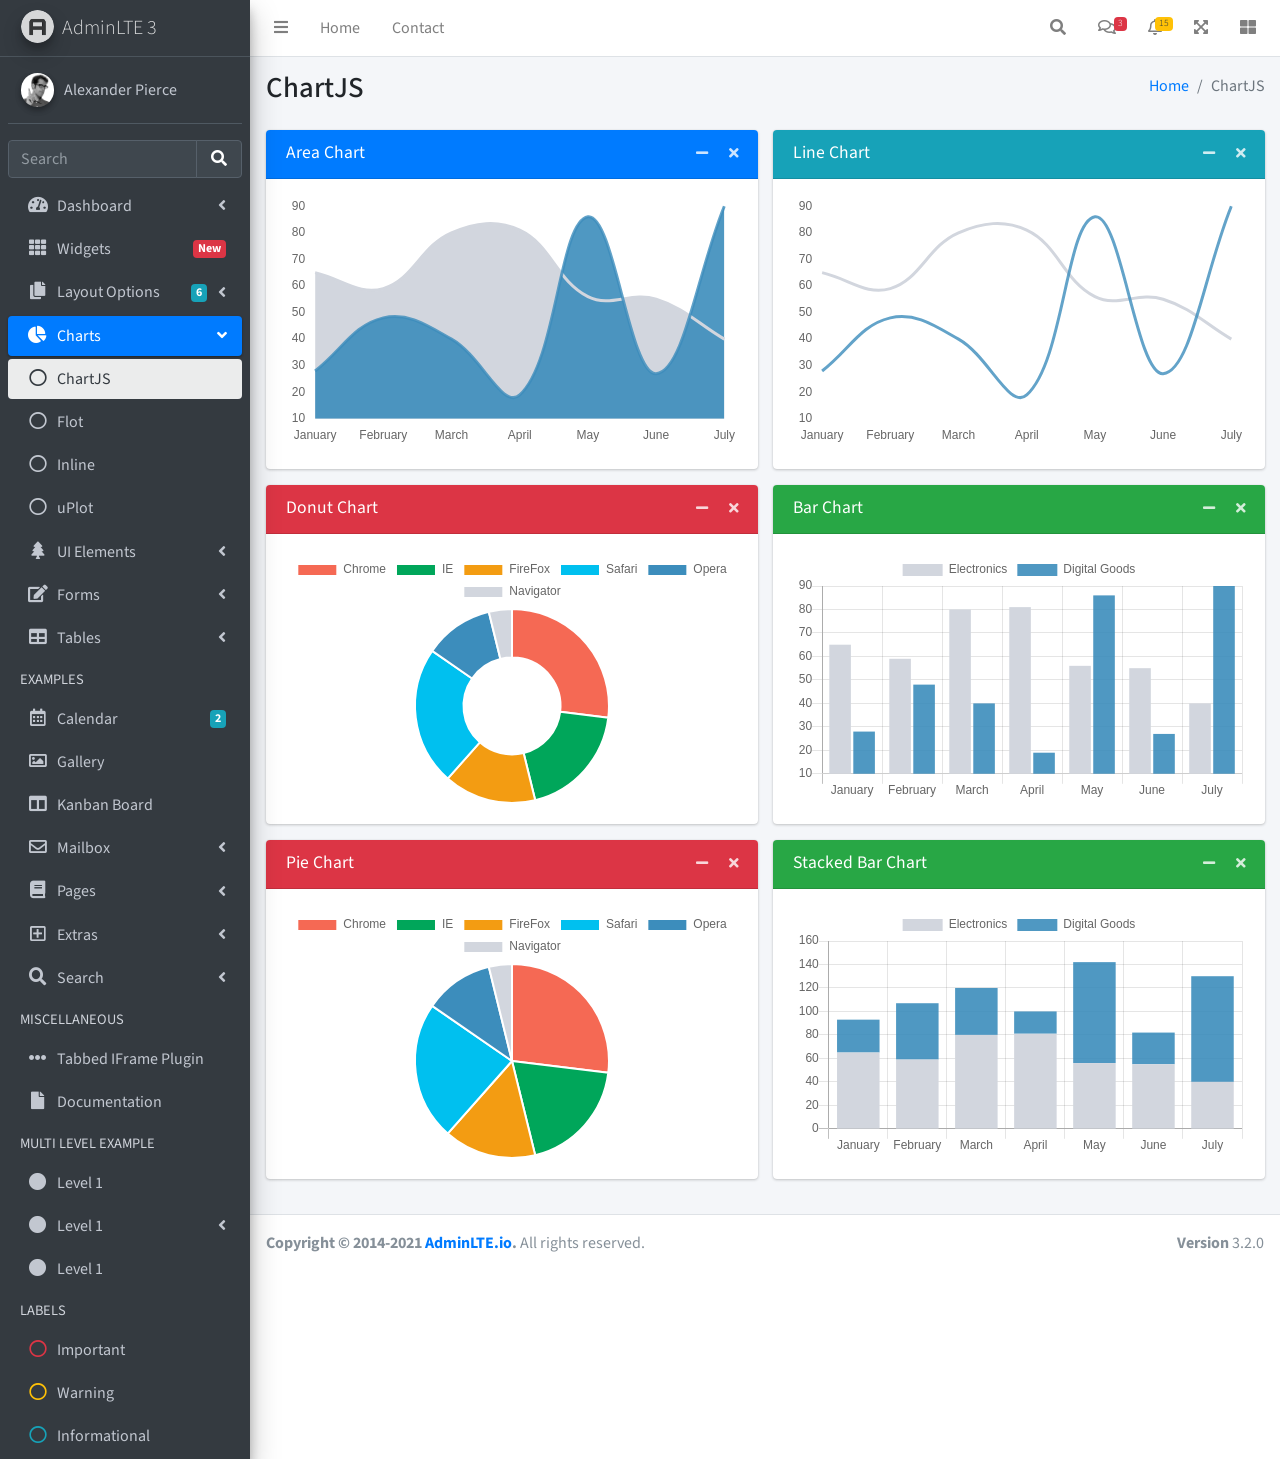
<file: Thinh-Ecom/wwwroot/pages/charts/chartjs.html>
<!DOCTYPE html>
<html lang="en">
<head>
  <meta charset="utf-8">
  <meta name="viewport" content="width=device-width, initial-scale=1">
  <title>AdminLTE 3 | ChartJS</title>

  <!-- Google Font: Source Sans Pro -->
  <link rel="stylesheet" href="https://fonts.googleapis.com/css?family=Source+Sans+Pro:300,400,400i,700&display=fallback">
  <!-- Font Awesome -->
  <link rel="stylesheet" href="../../plugins/fontawesome-free/css/all.min.css">
  <!-- Theme style -->
  <link rel="stylesheet" href="../../dist/css/adminlte.min.css">
</head>
<body class="hold-transition sidebar-mini">
<div class="wrapper">
  <!-- Navbar -->
  <nav class="main-header navbar navbar-expand navbar-white navbar-light">
    <!-- Left navbar links -->
    <ul class="navbar-nav">
      <li class="nav-item">
        <a class="nav-link" data-widget="pushmenu" href="#" role="button"><i class="fas fa-bars"></i></a>
      </li>
      <li class="nav-item d-none d-sm-inline-block">
        <a href="../../index3.html" class="nav-link">Home</a>
      </li>
      <li class="nav-item d-none d-sm-inline-block">
        <a href="#" class="nav-link">Contact</a>
      </li>
    </ul>

    <!-- Right navbar links -->
    <ul class="navbar-nav ml-auto">
      <!-- Navbar Search -->
      <li class="nav-item">
        <a class="nav-link" data-widget="navbar-search" href="#" role="button">
          <i class="fas fa-search"></i>
        </a>
        <div class="navbar-search-block">
          <form class="form-inline">
            <div class="input-group input-group-sm">
              <input class="form-control form-control-navbar" type="search" placeholder="Search" aria-label="Search">
              <div class="input-group-append">
                <button class="btn btn-navbar" type="submit">
                  <i class="fas fa-search"></i>
                </button>
                <button class="btn btn-navbar" type="button" data-widget="navbar-search">
                  <i class="fas fa-times"></i>
                </button>
              </div>
            </div>
          </form>
        </div>
      </li>

      <!-- Messages Dropdown Menu -->
      <li class="nav-item dropdown">
        <a class="nav-link" data-toggle="dropdown" href="#">
          <i class="far fa-comments"></i>
          <span class="badge badge-danger navbar-badge">3</span>
        </a>
        <div class="dropdown-menu dropdown-menu-lg dropdown-menu-right">
          <a href="#" class="dropdown-item">
            <!-- Message Start -->
            <div class="media">
              <img src="../../dist/img/user1-128x128.jpg" alt="User Avatar" class="img-size-50 mr-3 img-circle">
              <div class="media-body">
                <h3 class="dropdown-item-title">
                  Brad Diesel
                  <span class="float-right text-sm text-danger"><i class="fas fa-star"></i></span>
                </h3>
                <p class="text-sm">Call me whenever you can...</p>
                <p class="text-sm text-muted"><i class="far fa-clock mr-1"></i> 4 Hours Ago</p>
              </div>
            </div>
            <!-- Message End -->
          </a>
          <div class="dropdown-divider"></div>
          <a href="#" class="dropdown-item">
            <!-- Message Start -->
            <div class="media">
              <img src="../../dist/img/user8-128x128.jpg" alt="User Avatar" class="img-size-50 img-circle mr-3">
              <div class="media-body">
                <h3 class="dropdown-item-title">
                  John Pierce
                  <span class="float-right text-sm text-muted"><i class="fas fa-star"></i></span>
                </h3>
                <p class="text-sm">I got your message bro</p>
                <p class="text-sm text-muted"><i class="far fa-clock mr-1"></i> 4 Hours Ago</p>
              </div>
            </div>
            <!-- Message End -->
          </a>
          <div class="dropdown-divider"></div>
          <a href="#" class="dropdown-item">
            <!-- Message Start -->
            <div class="media">
              <img src="../../dist/img/user3-128x128.jpg" alt="User Avatar" class="img-size-50 img-circle mr-3">
              <div class="media-body">
                <h3 class="dropdown-item-title">
                  Nora Silvester
                  <span class="float-right text-sm text-warning"><i class="fas fa-star"></i></span>
                </h3>
                <p class="text-sm">The subject goes here</p>
                <p class="text-sm text-muted"><i class="far fa-clock mr-1"></i> 4 Hours Ago</p>
              </div>
            </div>
            <!-- Message End -->
          </a>
          <div class="dropdown-divider"></div>
          <a href="#" class="dropdown-item dropdown-footer">See All Messages</a>
        </div>
      </li>
      <!-- Notifications Dropdown Menu -->
      <li class="nav-item dropdown">
        <a class="nav-link" data-toggle="dropdown" href="#">
          <i class="far fa-bell"></i>
          <span class="badge badge-warning navbar-badge">15</span>
        </a>
        <div class="dropdown-menu dropdown-menu-lg dropdown-menu-right">
          <span class="dropdown-item dropdown-header">15 Notifications</span>
          <div class="dropdown-divider"></div>
          <a href="#" class="dropdown-item">
            <i class="fas fa-envelope mr-2"></i> 4 new messages
            <span class="float-right text-muted text-sm">3 mins</span>
          </a>
          <div class="dropdown-divider"></div>
          <a href="#" class="dropdown-item">
            <i class="fas fa-users mr-2"></i> 8 friend requests
            <span class="float-right text-muted text-sm">12 hours</span>
          </a>
          <div class="dropdown-divider"></div>
          <a href="#" class="dropdown-item">
            <i class="fas fa-file mr-2"></i> 3 new reports
            <span class="float-right text-muted text-sm">2 days</span>
          </a>
          <div class="dropdown-divider"></div>
          <a href="#" class="dropdown-item dropdown-footer">See All Notifications</a>
        </div>
      </li>
      <li class="nav-item">
        <a class="nav-link" data-widget="fullscreen" href="#" role="button">
          <i class="fas fa-expand-arrows-alt"></i>
        </a>
      </li>
      <li class="nav-item">
        <a class="nav-link" data-widget="control-sidebar" data-slide="true" href="#" role="button">
          <i class="fas fa-th-large"></i>
        </a>
      </li>
    </ul>
  </nav>
  <!-- /.navbar -->

  <!-- Main Sidebar Container -->
  <aside class="main-sidebar sidebar-dark-primary elevation-4">
    <!-- Brand Logo -->
    <a href="../../index3.html" class="brand-link">
      <img src="../../dist/img/AdminLTELogo.png"
           alt="AdminLTE Logo" class="brand-image img-circle elevation-3" style="opacity: .8">
      <span class="brand-text font-weight-light">AdminLTE 3</span>
    </a>

    <!-- Sidebar -->
    <div class="sidebar">
      <!-- Sidebar user panel (optional) -->
      <div class="user-panel mt-3 pb-3 mb-3 d-flex">
        <div class="image">
          <img src="../../dist/img/user2-160x160.jpg" class="img-circle elevation-2" alt="User Image">
        </div>
        <div class="info">
          <a href="#" class="d-block">Alexander Pierce</a>
        </div>
      </div>

      <!-- SidebarSearch Form -->
      <div class="form-inline">
        <div class="input-group" data-widget="sidebar-search">
          <input class="form-control form-control-sidebar" type="search" placeholder="Search" aria-label="Search">
          <div class="input-group-append">
            <button class="btn btn-sidebar">
              <i class="fas fa-search fa-fw"></i>
            </button>
          </div>
        </div>
      </div>

      <!-- Sidebar Menu -->
      <nav class="mt-2">
        <ul class="nav nav-pills nav-sidebar flex-column" data-widget="treeview" role="menu" data-accordion="false">
          <!-- Add icons to the links using the .nav-icon class
               with font-awesome or any other icon font library -->
          <li class="nav-item">
            <a href="#" class="nav-link">
              <i class="nav-icon fas fa-tachometer-alt"></i>
              <p>
                Dashboard
                <i class="right fas fa-angle-left"></i>
              </p>
            </a>
            <ul class="nav nav-treeview">
              <li class="nav-item">
                <a href="../../index.html" class="nav-link">
                  <i class="far fa-circle nav-icon"></i>
                  <p>Dashboard v1</p>
                </a>
              </li>
              <li class="nav-item">
                <a href="../../index2.html" class="nav-link">
                  <i class="far fa-circle nav-icon"></i>
                  <p>Dashboard v2</p>
                </a>
              </li>
              <li class="nav-item">
                <a href="../../index3.html" class="nav-link">
                  <i class="far fa-circle nav-icon"></i>
                  <p>Dashboard v3</p>
                </a>
              </li>
            </ul>
          </li>
          <li class="nav-item">
            <a href="../widgets.html" class="nav-link">
              <i class="nav-icon fas fa-th"></i>
              <p>
                Widgets
                <span class="right badge badge-danger">New</span>
              </p>
            </a>
          </li>
          <li class="nav-item">
            <a href="#" class="nav-link">
              <i class="nav-icon fas fa-copy"></i>
              <p>
                Layout Options
                <i class="fas fa-angle-left right"></i>
                <span class="badge badge-info right">6</span>
              </p>
            </a>
            <ul class="nav nav-treeview">
              <li class="nav-item">
                <a href="../layout/top-nav.html" class="nav-link">
                  <i class="far fa-circle nav-icon"></i>
                  <p>Top Navigation</p>
                </a>
              </li>
              <li class="nav-item">
                <a href="../layout/top-nav-sidebar.html" class="nav-link">
                  <i class="far fa-circle nav-icon"></i>
                  <p>Top Navigation + Sidebar</p>
                </a>
              </li>
              <li class="nav-item">
                <a href="../layout/boxed.html" class="nav-link">
                  <i class="far fa-circle nav-icon"></i>
                  <p>Boxed</p>
                </a>
              </li>
              <li class="nav-item">
                <a href="../layout/fixed-sidebar.html" class="nav-link">
                  <i class="far fa-circle nav-icon"></i>
                  <p>Fixed Sidebar</p>
                </a>
              </li>
              <li class="nav-item">
                <a href="../layout/fixed-sidebar-custom.html" class="nav-link">
                  <i class="far fa-circle nav-icon"></i>
                  <p>Fixed Sidebar <small>+ Custom Area</small></p>
                </a>
              </li>
              <li class="nav-item">
                <a href="../layout/fixed-topnav.html" class="nav-link">
                  <i class="far fa-circle nav-icon"></i>
                  <p>Fixed Navbar</p>
                </a>
              </li>
              <li class="nav-item">
                <a href="../layout/fixed-footer.html" class="nav-link">
                  <i class="far fa-circle nav-icon"></i>
                  <p>Fixed Footer</p>
                </a>
              </li>
              <li class="nav-item">
                <a href="../layout/collapsed-sidebar.html" class="nav-link">
                  <i class="far fa-circle nav-icon"></i>
                  <p>Collapsed Sidebar</p>
                </a>
              </li>
            </ul>
          </li>
          <li class="nav-item menu-open">
            <a href="#" class="nav-link active">
              <i class="nav-icon fas fa-chart-pie"></i>
              <p>
                Charts
                <i class="right fas fa-angle-left"></i>
              </p>
            </a>
            <ul class="nav nav-treeview">
              <li class="nav-item">
                <a href="chartjs.html" class="nav-link active">
                  <i class="far fa-circle nav-icon"></i>
                  <p>ChartJS</p>
                </a>
              </li>
              <li class="nav-item">
                <a href="flot.html" class="nav-link">
                  <i class="far fa-circle nav-icon"></i>
                  <p>Flot</p>
                </a>
              </li>
              <li class="nav-item">
                <a href="inline.html" class="nav-link">
                  <i class="far fa-circle nav-icon"></i>
                  <p>Inline</p>
                </a>
              </li>
              <li class="nav-item">
                <a href="uplot.html" class="nav-link">
                  <i class="far fa-circle nav-icon"></i>
                  <p>uPlot</p>
                </a>
              </li>
            </ul>
          </li>
          <li class="nav-item">
            <a href="#" class="nav-link">
              <i class="nav-icon fas fa-tree"></i>
              <p>
                UI Elements
                <i class="fas fa-angle-left right"></i>
              </p>
            </a>
            <ul class="nav nav-treeview">
              <li class="nav-item">
                <a href="../UI/general.html" class="nav-link">
                  <i class="far fa-circle nav-icon"></i>
                  <p>General</p>
                </a>
              </li>
              <li class="nav-item">
                <a href="../UI/icons.html" class="nav-link">
                  <i class="far fa-circle nav-icon"></i>
                  <p>Icons</p>
                </a>
              </li>
              <li class="nav-item">
                <a href="../UI/buttons.html" class="nav-link">
                  <i class="far fa-circle nav-icon"></i>
                  <p>Buttons</p>
                </a>
              </li>
              <li class="nav-item">
                <a href="../UI/sliders.html" class="nav-link">
                  <i class="far fa-circle nav-icon"></i>
                  <p>Sliders</p>
                </a>
              </li>
              <li class="nav-item">
                <a href="../UI/modals.html" class="nav-link">
                  <i class="far fa-circle nav-icon"></i>
                  <p>Modals & Alerts</p>
                </a>
              </li>
              <li class="nav-item">
                <a href="../UI/navbar.html" class="nav-link">
                  <i class="far fa-circle nav-icon"></i>
                  <p>Navbar & Tabs</p>
                </a>
              </li>
              <li class="nav-item">
                <a href="../UI/timeline.html" class="nav-link">
                  <i class="far fa-circle nav-icon"></i>
                  <p>Timeline</p>
                </a>
              </li>
              <li class="nav-item">
                <a href="../UI/ribbons.html" class="nav-link">
                  <i class="far fa-circle nav-icon"></i>
                  <p>Ribbons</p>
                </a>
              </li>
            </ul>
          </li>
          <li class="nav-item">
            <a href="#" class="nav-link">
              <i class="nav-icon fas fa-edit"></i>
              <p>
                Forms
                <i class="fas fa-angle-left right"></i>
              </p>
            </a>
            <ul class="nav nav-treeview">
              <li class="nav-item">
                <a href="../forms/general.html" class="nav-link">
                  <i class="far fa-circle nav-icon"></i>
                  <p>General Elements</p>
                </a>
              </li>
              <li class="nav-item">
                <a href="../forms/advanced.html" class="nav-link">
                  <i class="far fa-circle nav-icon"></i>
                  <p>Advanced Elements</p>
                </a>
              </li>
              <li class="nav-item">
                <a href="../forms/editors.html" class="nav-link">
                  <i class="far fa-circle nav-icon"></i>
                  <p>Editors</p>
                </a>
              </li>
              <li class="nav-item">
                <a href="../forms/validation.html" class="nav-link">
                  <i class="far fa-circle nav-icon"></i>
                  <p>Validation</p>
                </a>
              </li>
            </ul>
          </li>
          <li class="nav-item">
            <a href="#" class="nav-link">
              <i class="nav-icon fas fa-table"></i>
              <p>
                Tables
                <i class="fas fa-angle-left right"></i>
              </p>
            </a>
            <ul class="nav nav-treeview">
              <li class="nav-item">
                <a href="../tables/simple.html" class="nav-link">
                  <i class="far fa-circle nav-icon"></i>
                  <p>Simple Tables</p>
                </a>
              </li>
              <li class="nav-item">
                <a href="../tables/data.html" class="nav-link">
                  <i class="far fa-circle nav-icon"></i>
                  <p>DataTables</p>
                </a>
              </li>
              <li class="nav-item">
                <a href="../tables/jsgrid.html" class="nav-link">
                  <i class="far fa-circle nav-icon"></i>
                  <p>jsGrid</p>
                </a>
              </li>
            </ul>
          </li>
          <li class="nav-header">EXAMPLES</li>
          <li class="nav-item">
            <a href="../calendar.html" class="nav-link">
              <i class="nav-icon far fa-calendar-alt"></i>
              <p>
                Calendar
                <span class="badge badge-info right">2</span>
              </p>
            </a>
          </li>
          <li class="nav-item">
            <a href="../gallery.html" class="nav-link">
              <i class="nav-icon far fa-image"></i>
              <p>
                Gallery
              </p>
            </a>
          </li>
          <li class="nav-item">
            <a href="../kanban.html" class="nav-link">
              <i class="nav-icon fas fa-columns"></i>
              <p>
                Kanban Board
              </p>
            </a>
          </li>
          <li class="nav-item">
            <a href="#" class="nav-link">
              <i class="nav-icon far fa-envelope"></i>
              <p>
                Mailbox
                <i class="fas fa-angle-left right"></i>
              </p>
            </a>
            <ul class="nav nav-treeview">
              <li class="nav-item">
                <a href="../mailbox/mailbox.html" class="nav-link">
                  <i class="far fa-circle nav-icon"></i>
                  <p>Inbox</p>
                </a>
              </li>
              <li class="nav-item">
                <a href="../mailbox/compose.html" class="nav-link">
                  <i class="far fa-circle nav-icon"></i>
                  <p>Compose</p>
                </a>
              </li>
              <li class="nav-item">
                <a href="../mailbox/read-mail.html" class="nav-link">
                  <i class="far fa-circle nav-icon"></i>
                  <p>Read</p>
                </a>
              </li>
            </ul>
          </li>
          <li class="nav-item">
            <a href="#" class="nav-link">
              <i class="nav-icon fas fa-book"></i>
              <p>
                Pages
                <i class="fas fa-angle-left right"></i>
              </p>
            </a>
            <ul class="nav nav-treeview">
              <li class="nav-item">
                <a href="../examples/invoice.html" class="nav-link">
                  <i class="far fa-circle nav-icon"></i>
                  <p>Invoice</p>
                </a>
              </li>
              <li class="nav-item">
                <a href="../examples/profile.html" class="nav-link">
                  <i class="far fa-circle nav-icon"></i>
                  <p>Profile</p>
                </a>
              </li>
              <li class="nav-item">
                <a href="../examples/e-commerce.html" class="nav-link">
                  <i class="far fa-circle nav-icon"></i>
                  <p>E-commerce</p>
                </a>
              </li>
              <li class="nav-item">
                <a href="../examples/projects.html" class="nav-link">
                  <i class="far fa-circle nav-icon"></i>
                  <p>Projects</p>
                </a>
              </li>
              <li class="nav-item">
                <a href="../examples/project-add.html" class="nav-link">
                  <i class="far fa-circle nav-icon"></i>
                  <p>Project Add</p>
                </a>
              </li>
              <li class="nav-item">
                <a href="../examples/project-edit.html" class="nav-link">
                  <i class="far fa-circle nav-icon"></i>
                  <p>Project Edit</p>
                </a>
              </li>
              <li class="nav-item">
                <a href="../examples/project-detail.html" class="nav-link">
                  <i class="far fa-circle nav-icon"></i>
                  <p>Project Detail</p>
                </a>
              </li>
              <li class="nav-item">
                <a href="../examples/contacts.html" class="nav-link">
                  <i class="far fa-circle nav-icon"></i>
                  <p>Contacts</p>
                </a>
              </li>
              <li class="nav-item">
                <a href="../examples/faq.html" class="nav-link">
                  <i class="far fa-circle nav-icon"></i>
                  <p>FAQ</p>
                </a>
              </li>
              <li class="nav-item">
                <a href="../examples/contact-us.html" class="nav-link">
                  <i class="far fa-circle nav-icon"></i>
                  <p>Contact us</p>
                </a>
              </li>
            </ul>
          </li>
          <li class="nav-item">
            <a href="#" class="nav-link">
              <i class="nav-icon far fa-plus-square"></i>
              <p>
                Extras
                <i class="fas fa-angle-left right"></i>
              </p>
            </a>
            <ul class="nav nav-treeview">
              <li class="nav-item">
                <a href="#" class="nav-link">
                  <i class="far fa-circle nav-icon"></i>
                  <p>
                    Login & Register v1
                    <i class="fas fa-angle-left right"></i>
                  </p>
                </a>
                <ul class="nav nav-treeview">
                  <li class="nav-item">
                    <a href="../examples/login.html" class="nav-link">
                      <i class="far fa-circle nav-icon"></i>
                      <p>Login v1</p>
                    </a>
                  </li>
                  <li class="nav-item">
                    <a href="../examples/register.html" class="nav-link">
                      <i class="far fa-circle nav-icon"></i>
                      <p>Register v1</p>
                    </a>
                  </li>
                  <li class="nav-item">
                    <a href="../examples/forgot-password.html" class="nav-link">
                      <i class="far fa-circle nav-icon"></i>
                      <p>Forgot Password v1</p>
                    </a>
                  </li>
                  <li class="nav-item">
                    <a href="../examples/recover-password.html" class="nav-link">
                      <i class="far fa-circle nav-icon"></i>
                      <p>Recover Password v1</p>
                    </a>
                  </li>
                </ul>
              </li>
              <li class="nav-item">
                <a href="#" class="nav-link">
                  <i class="far fa-circle nav-icon"></i>
                  <p>
                    Login & Register v2
                    <i class="fas fa-angle-left right"></i>
                  </p>
                </a>
                <ul class="nav nav-treeview">
                  <li class="nav-item">
                    <a href="../examples/login-v2.html" class="nav-link">
                      <i class="far fa-circle nav-icon"></i>
                      <p>Login v2</p>
                    </a>
                  </li>
                  <li class="nav-item">
                    <a href="../examples/register-v2.html" class="nav-link">
                      <i class="far fa-circle nav-icon"></i>
                      <p>Register v2</p>
                    </a>
                  </li>
                  <li class="nav-item">
                    <a href="../examples/forgot-password-v2.html" class="nav-link">
                      <i class="far fa-circle nav-icon"></i>
                      <p>Forgot Password v2</p>
                    </a>
                  </li>
                  <li class="nav-item">
                    <a href="../examples/recover-password-v2.html" class="nav-link">
                      <i class="far fa-circle nav-icon"></i>
                      <p>Recover Password v2</p>
                    </a>
                  </li>
                </ul>
              </li>
              <li class="nav-item">
                <a href="../examples/lockscreen.html" class="nav-link">
                  <i class="far fa-circle nav-icon"></i>
                  <p>Lockscreen</p>
                </a>
              </li>
              <li class="nav-item">
                <a href="../examples/legacy-user-menu.html" class="nav-link">
                  <i class="far fa-circle nav-icon"></i>
                  <p>Legacy User Menu</p>
                </a>
              </li>
              <li class="nav-item">
                <a href="../examples/language-menu.html" class="nav-link">
                  <i class="far fa-circle nav-icon"></i>
                  <p>Language Menu</p>
                </a>
              </li>
              <li class="nav-item">
                <a href="../examples/404.html" class="nav-link">
                  <i class="far fa-circle nav-icon"></i>
                  <p>Error 404</p>
                </a>
              </li>
              <li class="nav-item">
                <a href="../examples/500.html" class="nav-link">
                  <i class="far fa-circle nav-icon"></i>
                  <p>Error 500</p>
                </a>
              </li>
              <li class="nav-item">
                <a href="../examples/pace.html" class="nav-link">
                  <i class="far fa-circle nav-icon"></i>
                  <p>Pace</p>
                </a>
              </li>
              <li class="nav-item">
                <a href="../examples/blank.html" class="nav-link">
                  <i class="far fa-circle nav-icon"></i>
                  <p>Blank Page</p>
                </a>
              </li>
              <li class="nav-item">
                <a href="../../starter.html" class="nav-link">
                  <i class="far fa-circle nav-icon"></i>
                  <p>Starter Page</p>
                </a>
              </li>
            </ul>
          </li>
          <li class="nav-item">
            <a href="#" class="nav-link">
              <i class="nav-icon fas fa-search"></i>
              <p>
                Search
                <i class="fas fa-angle-left right"></i>
              </p>
            </a>
            <ul class="nav nav-treeview">
              <li class="nav-item">
                <a href="../search/simple.html" class="nav-link">
                  <i class="far fa-circle nav-icon"></i>
                  <p>Simple Search</p>
                </a>
              </li>
              <li class="nav-item">
                <a href="../search/enhanced.html" class="nav-link">
                  <i class="far fa-circle nav-icon"></i>
                  <p>Enhanced</p>
                </a>
              </li>
            </ul>
          </li>
          <li class="nav-header">MISCELLANEOUS</li>
          <li class="nav-item">
            <a href="../../iframe.html" class="nav-link">
              <i class="nav-icon fas fa-ellipsis-h"></i>
              <p>Tabbed IFrame Plugin</p>
            </a>
          </li>
          <li class="nav-item">
            <a href="https://adminlte.io/docs/3.1/" class="nav-link">
              <i class="nav-icon fas fa-file"></i>
              <p>Documentation</p>
            </a>
          </li>
          <li class="nav-header">MULTI LEVEL EXAMPLE</li>
          <li class="nav-item">
            <a href="#" class="nav-link">
              <i class="fas fa-circle nav-icon"></i>
              <p>Level 1</p>
            </a>
          </li>
          <li class="nav-item">
            <a href="#" class="nav-link">
              <i class="nav-icon fas fa-circle"></i>
              <p>
                Level 1
                <i class="right fas fa-angle-left"></i>
              </p>
            </a>
            <ul class="nav nav-treeview">
              <li class="nav-item">
                <a href="#" class="nav-link">
                  <i class="far fa-circle nav-icon"></i>
                  <p>Level 2</p>
                </a>
              </li>
              <li class="nav-item">
                <a href="#" class="nav-link">
                  <i class="far fa-circle nav-icon"></i>
                  <p>
                    Level 2
                    <i class="right fas fa-angle-left"></i>
                  </p>
                </a>
                <ul class="nav nav-treeview">
                  <li class="nav-item">
                    <a href="#" class="nav-link">
                      <i class="far fa-dot-circle nav-icon"></i>
                      <p>Level 3</p>
                    </a>
                  </li>
                  <li class="nav-item">
                    <a href="#" class="nav-link">
                      <i class="far fa-dot-circle nav-icon"></i>
                      <p>Level 3</p>
                    </a>
                  </li>
                  <li class="nav-item">
                    <a href="#" class="nav-link">
                      <i class="far fa-dot-circle nav-icon"></i>
                      <p>Level 3</p>
                    </a>
                  </li>
                </ul>
              </li>
              <li class="nav-item">
                <a href="#" class="nav-link">
                  <i class="far fa-circle nav-icon"></i>
                  <p>Level 2</p>
                </a>
              </li>
            </ul>
          </li>
          <li class="nav-item">
            <a href="#" class="nav-link">
              <i class="fas fa-circle nav-icon"></i>
              <p>Level 1</p>
            </a>
          </li>
          <li class="nav-header">LABELS</li>
          <li class="nav-item">
            <a href="#" class="nav-link">
              <i class="nav-icon far fa-circle text-danger"></i>
              <p class="text">Important</p>
            </a>
          </li>
          <li class="nav-item">
            <a href="#" class="nav-link">
              <i class="nav-icon far fa-circle text-warning"></i>
              <p>Warning</p>
            </a>
          </li>
          <li class="nav-item">
            <a href="#" class="nav-link">
              <i class="nav-icon far fa-circle text-info"></i>
              <p>Informational</p>
            </a>
          </li>
        </ul>
      </nav>
      <!-- /.sidebar-menu -->
    </div>
    <!-- /.sidebar -->
  </aside>

  <!-- Content Wrapper. Contains page content -->
  <div class="content-wrapper">
    <!-- Content Header (Page header) -->
    <section class="content-header">
      <div class="container-fluid">
        <div class="row mb-2">
          <div class="col-sm-6">
            <h1>ChartJS</h1>
          </div>
          <div class="col-sm-6">
            <ol class="breadcrumb float-sm-right">
              <li class="breadcrumb-item"><a href="#">Home</a></li>
              <li class="breadcrumb-item active">ChartJS</li>
            </ol>
          </div>
        </div>
      </div><!-- /.container-fluid -->
    </section>

    <!-- Main content -->
    <section class="content">
      <div class="container-fluid">
        <div class="row">
          <div class="col-md-6">
            <!-- AREA CHART -->
            <div class="card card-primary">
              <div class="card-header">
                <h3 class="card-title">Area Chart</h3>

                <div class="card-tools">
                  <button type="button" class="btn btn-tool" data-card-widget="collapse">
                    <i class="fas fa-minus"></i>
                  </button>
                  <button type="button" class="btn btn-tool" data-card-widget="remove">
                    <i class="fas fa-times"></i>
                  </button>
                </div>
              </div>
              <div class="card-body">
                <div class="chart">
                  <canvas id="areaChart" style="min-height: 250px; height: 250px; max-height: 250px; max-width: 100%;"></canvas>
                </div>
              </div>
              <!-- /.card-body -->
            </div>
            <!-- /.card -->

            <!-- DONUT CHART -->
            <div class="card card-danger">
              <div class="card-header">
                <h3 class="card-title">Donut Chart</h3>

                <div class="card-tools">
                  <button type="button" class="btn btn-tool" data-card-widget="collapse">
                    <i class="fas fa-minus"></i>
                  </button>
                  <button type="button" class="btn btn-tool" data-card-widget="remove">
                    <i class="fas fa-times"></i>
                  </button>
                </div>
              </div>
              <div class="card-body">
                <canvas id="donutChart" style="min-height: 250px; height: 250px; max-height: 250px; max-width: 100%;"></canvas>
              </div>
              <!-- /.card-body -->
            </div>
            <!-- /.card -->

            <!-- PIE CHART -->
            <div class="card card-danger">
              <div class="card-header">
                <h3 class="card-title">Pie Chart</h3>

                <div class="card-tools">
                  <button type="button" class="btn btn-tool" data-card-widget="collapse">
                    <i class="fas fa-minus"></i>
                  </button>
                  <button type="button" class="btn btn-tool" data-card-widget="remove">
                    <i class="fas fa-times"></i>
                  </button>
                </div>
              </div>
              <div class="card-body">
                <canvas id="pieChart" style="min-height: 250px; height: 250px; max-height: 250px; max-width: 100%;"></canvas>
              </div>
              <!-- /.card-body -->
            </div>
            <!-- /.card -->

          </div>
          <!-- /.col (LEFT) -->
          <div class="col-md-6">
            <!-- LINE CHART -->
            <div class="card card-info">
              <div class="card-header">
                <h3 class="card-title">Line Chart</h3>

                <div class="card-tools">
                  <button type="button" class="btn btn-tool" data-card-widget="collapse">
                    <i class="fas fa-minus"></i>
                  </button>
                  <button type="button" class="btn btn-tool" data-card-widget="remove">
                    <i class="fas fa-times"></i>
                  </button>
                </div>
              </div>
              <div class="card-body">
                <div class="chart">
                  <canvas id="lineChart" style="min-height: 250px; height: 250px; max-height: 250px; max-width: 100%;"></canvas>
                </div>
              </div>
              <!-- /.card-body -->
            </div>
            <!-- /.card -->

            <!-- BAR CHART -->
            <div class="card card-success">
              <div class="card-header">
                <h3 class="card-title">Bar Chart</h3>

                <div class="card-tools">
                  <button type="button" class="btn btn-tool" data-card-widget="collapse">
                    <i class="fas fa-minus"></i>
                  </button>
                  <button type="button" class="btn btn-tool" data-card-widget="remove">
                    <i class="fas fa-times"></i>
                  </button>
                </div>
              </div>
              <div class="card-body">
                <div class="chart">
                  <canvas id="barChart" style="min-height: 250px; height: 250px; max-height: 250px; max-width: 100%;"></canvas>
                </div>
              </div>
              <!-- /.card-body -->
            </div>
            <!-- /.card -->

            <!-- STACKED BAR CHART -->
            <div class="card card-success">
              <div class="card-header">
                <h3 class="card-title">Stacked Bar Chart</h3>

                <div class="card-tools">
                  <button type="button" class="btn btn-tool" data-card-widget="collapse">
                    <i class="fas fa-minus"></i>
                  </button>
                  <button type="button" class="btn btn-tool" data-card-widget="remove">
                    <i class="fas fa-times"></i>
                  </button>
                </div>
              </div>
              <div class="card-body">
                <div class="chart">
                  <canvas id="stackedBarChart" style="min-height: 250px; height: 250px; max-height: 250px; max-width: 100%;"></canvas>
                </div>
              </div>
              <!-- /.card-body -->
            </div>
            <!-- /.card -->

          </div>
          <!-- /.col (RIGHT) -->
        </div>
        <!-- /.row -->
      </div><!-- /.container-fluid -->
    </section>
    <!-- /.content -->
  </div>
  <!-- /.content-wrapper -->
  <footer class="main-footer">
    <div class="float-right d-none d-sm-block">
      <b>Version</b> 3.2.0
    </div>
    <strong>Copyright &copy; 2014-2021 <a href="https://adminlte.io">AdminLTE.io</a>.</strong> All rights reserved.
  </footer>

  <!-- Control Sidebar -->
  <aside class="control-sidebar control-sidebar-dark">
    <!-- Add Content Here -->
  </aside>
  <!-- /.control-sidebar -->
</div>
<!-- ./wrapper -->

<!-- jQuery -->
<script src="../../plugins/jquery/jquery.min.js"></script>
<!-- Bootstrap 4 -->
<script src="../../plugins/bootstrap/js/bootstrap.bundle.min.js"></script>
<!-- ChartJS -->
<script src="../../plugins/chart.js/Chart.min.js"></script>
<!-- AdminLTE App -->
<script src="../../dist/js/adminlte.min.js"></script>
<!-- AdminLTE for demo purposes -->
<script src="../../dist/js/demo.js"></script>
<!-- Page specific script -->
<script>
  $(function () {
    /* ChartJS
     * -------
     * Here we will create a few charts using ChartJS
     */

    //--------------
    //- AREA CHART -
    //--------------

    // Get context with jQuery - using jQuery's .get() method.
    var areaChartCanvas = $('#areaChart').get(0).getContext('2d')

    var areaChartData = {
      labels  : ['January', 'February', 'March', 'April', 'May', 'June', 'July'],
      datasets: [
        {
          label               : 'Digital Goods',
          backgroundColor     : 'rgba(60,141,188,0.9)',
          borderColor         : 'rgba(60,141,188,0.8)',
          pointRadius          : false,
          pointColor          : '#3b8bba',
          pointStrokeColor    : 'rgba(60,141,188,1)',
          pointHighlightFill  : '#fff',
          pointHighlightStroke: 'rgba(60,141,188,1)',
          data                : [28, 48, 40, 19, 86, 27, 90]
        },
        {
          label               : 'Electronics',
          backgroundColor     : 'rgba(210, 214, 222, 1)',
          borderColor         : 'rgba(210, 214, 222, 1)',
          pointRadius         : false,
          pointColor          : 'rgba(210, 214, 222, 1)',
          pointStrokeColor    : '#c1c7d1',
          pointHighlightFill  : '#fff',
          pointHighlightStroke: 'rgba(220,220,220,1)',
          data                : [65, 59, 80, 81, 56, 55, 40]
        },
      ]
    }

    var areaChartOptions = {
      maintainAspectRatio : false,
      responsive : true,
      legend: {
        display: false
      },
      scales: {
        xAxes: [{
          gridLines : {
            display : false,
          }
        }],
        yAxes: [{
          gridLines : {
            display : false,
          }
        }]
      }
    }

    // This will get the first returned node in the jQuery collection.
    new Chart(areaChartCanvas, {
      type: 'line',
      data: areaChartData,
      options: areaChartOptions
    })

    //-------------
    //- LINE CHART -
    //--------------
    var lineChartCanvas = $('#lineChart').get(0).getContext('2d')
    var lineChartOptions = $.extend(true, {}, areaChartOptions)
    var lineChartData = $.extend(true, {}, areaChartData)
    lineChartData.datasets[0].fill = false;
    lineChartData.datasets[1].fill = false;
    lineChartOptions.datasetFill = false

    var lineChart = new Chart(lineChartCanvas, {
      type: 'line',
      data: lineChartData,
      options: lineChartOptions
    })

    //-------------
    //- DONUT CHART -
    //-------------
    // Get context with jQuery - using jQuery's .get() method.
    var donutChartCanvas = $('#donutChart').get(0).getContext('2d')
    var donutData        = {
      labels: [
          'Chrome',
          'IE',
          'FireFox',
          'Safari',
          'Opera',
          'Navigator',
      ],
      datasets: [
        {
          data: [700,500,400,600,300,100],
          backgroundColor : ['#f56954', '#00a65a', '#f39c12', '#00c0ef', '#3c8dbc', '#d2d6de'],
        }
      ]
    }
    var donutOptions     = {
      maintainAspectRatio : false,
      responsive : true,
    }
    //Create pie or douhnut chart
    // You can switch between pie and douhnut using the method below.
    new Chart(donutChartCanvas, {
      type: 'doughnut',
      data: donutData,
      options: donutOptions
    })

    //-------------
    //- PIE CHART -
    //-------------
    // Get context with jQuery - using jQuery's .get() method.
    var pieChartCanvas = $('#pieChart').get(0).getContext('2d')
    var pieData        = donutData;
    var pieOptions     = {
      maintainAspectRatio : false,
      responsive : true,
    }
    //Create pie or douhnut chart
    // You can switch between pie and douhnut using the method below.
    new Chart(pieChartCanvas, {
      type: 'pie',
      data: pieData,
      options: pieOptions
    })

    //-------------
    //- BAR CHART -
    //-------------
    var barChartCanvas = $('#barChart').get(0).getContext('2d')
    var barChartData = $.extend(true, {}, areaChartData)
    var temp0 = areaChartData.datasets[0]
    var temp1 = areaChartData.datasets[1]
    barChartData.datasets[0] = temp1
    barChartData.datasets[1] = temp0

    var barChartOptions = {
      responsive              : true,
      maintainAspectRatio     : false,
      datasetFill             : false
    }

    new Chart(barChartCanvas, {
      type: 'bar',
      data: barChartData,
      options: barChartOptions
    })

    //---------------------
    //- STACKED BAR CHART -
    //---------------------
    var stackedBarChartCanvas = $('#stackedBarChart').get(0).getContext('2d')
    var stackedBarChartData = $.extend(true, {}, barChartData)

    var stackedBarChartOptions = {
      responsive              : true,
      maintainAspectRatio     : false,
      scales: {
        xAxes: [{
          stacked: true,
        }],
        yAxes: [{
          stacked: true
        }]
      }
    }

    new Chart(stackedBarChartCanvas, {
      type: 'bar',
      data: stackedBarChartData,
      options: stackedBarChartOptions
    })
  })
</script>
</body>
</html>
</file>
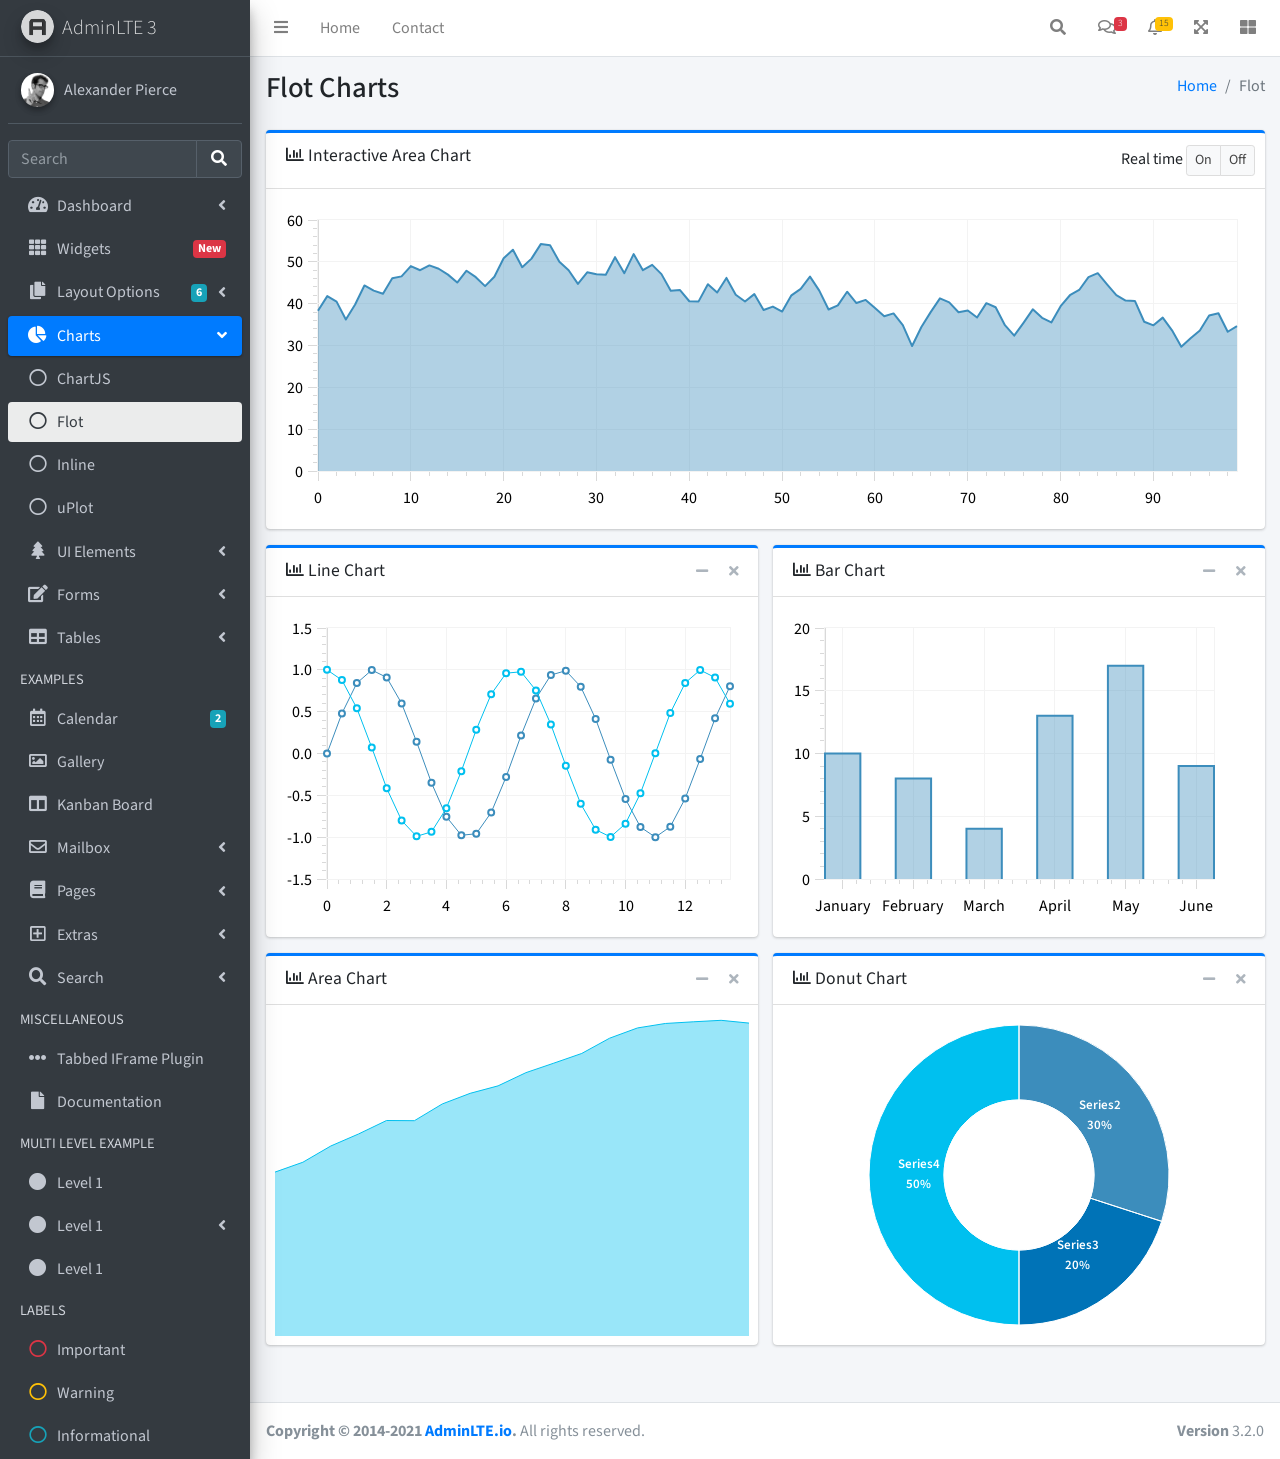
<file: Thinh-Ecom/wwwroot/pages/charts/flot.html>
<!DOCTYPE html>
<html lang="en">
<head>
  <meta charset="utf-8">
  <meta name="viewport" content="width=device-width, initial-scale=1">
  <title>AdminLTE 3 | Flot Charts</title>

  <!-- Google Font: Source Sans Pro -->
  <link rel="stylesheet" href="https://fonts.googleapis.com/css?family=Source+Sans+Pro:300,400,400i,700&display=fallback">
  <!-- Font Awesome -->
  <link rel="stylesheet" href="../../plugins/fontawesome-free/css/all.min.css">
  <!-- Theme style -->
  <link rel="stylesheet" href="../../dist/css/adminlte.min.css">
</head>
<body class="hold-transition sidebar-mini">
<div class="wrapper">
  <!-- Navbar -->
  <nav class="main-header navbar navbar-expand navbar-white navbar-light">
    <!-- Left navbar links -->
    <ul class="navbar-nav">
      <li class="nav-item">
        <a class="nav-link" data-widget="pushmenu" href="#" role="button"><i class="fas fa-bars"></i></a>
      </li>
      <li class="nav-item d-none d-sm-inline-block">
        <a href="../../index3.html" class="nav-link">Home</a>
      </li>
      <li class="nav-item d-none d-sm-inline-block">
        <a href="#" class="nav-link">Contact</a>
      </li>
    </ul>

    <!-- Right navbar links -->
    <ul class="navbar-nav ml-auto">
      <!-- Navbar Search -->
      <li class="nav-item">
        <a class="nav-link" data-widget="navbar-search" href="#" role="button">
          <i class="fas fa-search"></i>
        </a>
        <div class="navbar-search-block">
          <form class="form-inline">
            <div class="input-group input-group-sm">
              <input class="form-control form-control-navbar" type="search" placeholder="Search" aria-label="Search">
              <div class="input-group-append">
                <button class="btn btn-navbar" type="submit">
                  <i class="fas fa-search"></i>
                </button>
                <button class="btn btn-navbar" type="button" data-widget="navbar-search">
                  <i class="fas fa-times"></i>
                </button>
              </div>
            </div>
          </form>
        </div>
      </li>

      <!-- Messages Dropdown Menu -->
      <li class="nav-item dropdown">
        <a class="nav-link" data-toggle="dropdown" href="#">
          <i class="far fa-comments"></i>
          <span class="badge badge-danger navbar-badge">3</span>
        </a>
        <div class="dropdown-menu dropdown-menu-lg dropdown-menu-right">
          <a href="#" class="dropdown-item">
            <!-- Message Start -->
            <div class="media">
              <img src="../../dist/img/user1-128x128.jpg" alt="User Avatar" class="img-size-50 mr-3 img-circle">
              <div class="media-body">
                <h3 class="dropdown-item-title">
                  Brad Diesel
                  <span class="float-right text-sm text-danger"><i class="fas fa-star"></i></span>
                </h3>
                <p class="text-sm">Call me whenever you can...</p>
                <p class="text-sm text-muted"><i class="far fa-clock mr-1"></i> 4 Hours Ago</p>
              </div>
            </div>
            <!-- Message End -->
          </a>
          <div class="dropdown-divider"></div>
          <a href="#" class="dropdown-item">
            <!-- Message Start -->
            <div class="media">
              <img src="../../dist/img/user8-128x128.jpg" alt="User Avatar" class="img-size-50 img-circle mr-3">
              <div class="media-body">
                <h3 class="dropdown-item-title">
                  John Pierce
                  <span class="float-right text-sm text-muted"><i class="fas fa-star"></i></span>
                </h3>
                <p class="text-sm">I got your message bro</p>
                <p class="text-sm text-muted"><i class="far fa-clock mr-1"></i> 4 Hours Ago</p>
              </div>
            </div>
            <!-- Message End -->
          </a>
          <div class="dropdown-divider"></div>
          <a href="#" class="dropdown-item">
            <!-- Message Start -->
            <div class="media">
              <img src="../../dist/img/user3-128x128.jpg" alt="User Avatar" class="img-size-50 img-circle mr-3">
              <div class="media-body">
                <h3 class="dropdown-item-title">
                  Nora Silvester
                  <span class="float-right text-sm text-warning"><i class="fas fa-star"></i></span>
                </h3>
                <p class="text-sm">The subject goes here</p>
                <p class="text-sm text-muted"><i class="far fa-clock mr-1"></i> 4 Hours Ago</p>
              </div>
            </div>
            <!-- Message End -->
          </a>
          <div class="dropdown-divider"></div>
          <a href="#" class="dropdown-item dropdown-footer">See All Messages</a>
        </div>
      </li>
      <!-- Notifications Dropdown Menu -->
      <li class="nav-item dropdown">
        <a class="nav-link" data-toggle="dropdown" href="#">
          <i class="far fa-bell"></i>
          <span class="badge badge-warning navbar-badge">15</span>
        </a>
        <div class="dropdown-menu dropdown-menu-lg dropdown-menu-right">
          <span class="dropdown-item dropdown-header">15 Notifications</span>
          <div class="dropdown-divider"></div>
          <a href="#" class="dropdown-item">
            <i class="fas fa-envelope mr-2"></i> 4 new messages
            <span class="float-right text-muted text-sm">3 mins</span>
          </a>
          <div class="dropdown-divider"></div>
          <a href="#" class="dropdown-item">
            <i class="fas fa-users mr-2"></i> 8 friend requests
            <span class="float-right text-muted text-sm">12 hours</span>
          </a>
          <div class="dropdown-divider"></div>
          <a href="#" class="dropdown-item">
            <i class="fas fa-file mr-2"></i> 3 new reports
            <span class="float-right text-muted text-sm">2 days</span>
          </a>
          <div class="dropdown-divider"></div>
          <a href="#" class="dropdown-item dropdown-footer">See All Notifications</a>
        </div>
      </li>
      <li class="nav-item">
        <a class="nav-link" data-widget="fullscreen" href="#" role="button">
          <i class="fas fa-expand-arrows-alt"></i>
        </a>
      </li>
      <li class="nav-item">
        <a class="nav-link" data-widget="control-sidebar" data-slide="true" href="#" role="button">
          <i class="fas fa-th-large"></i>
        </a>
      </li>
    </ul>
  </nav>
  <!-- /.navbar -->

  <!-- Main Sidebar Container -->
  <aside class="main-sidebar sidebar-dark-primary elevation-4">
    <!-- Brand Logo -->
    <a href="../../index3.html" class="brand-link">
      <img src="../../dist/img/AdminLTELogo.png" alt="AdminLTE Logo" class="brand-image img-circle elevation-3" style="opacity: .8">
      <span class="brand-text font-weight-light">AdminLTE 3</span>
    </a>

    <!-- Sidebar -->
    <div class="sidebar">
      <!-- Sidebar user panel (optional) -->
      <div class="user-panel mt-3 pb-3 mb-3 d-flex">
        <div class="image">
          <img src="../../dist/img/user2-160x160.jpg" class="img-circle elevation-2" alt="User Image">
        </div>
        <div class="info">
          <a href="#" class="d-block">Alexander Pierce</a>
        </div>
      </div>

      <!-- SidebarSearch Form -->
      <div class="form-inline">
        <div class="input-group" data-widget="sidebar-search">
          <input class="form-control form-control-sidebar" type="search" placeholder="Search" aria-label="Search">
          <div class="input-group-append">
            <button class="btn btn-sidebar">
              <i class="fas fa-search fa-fw"></i>
            </button>
          </div>
        </div>
      </div>

      <!-- Sidebar Menu -->
      <nav class="mt-2">
        <ul class="nav nav-pills nav-sidebar flex-column" data-widget="treeview" role="menu" data-accordion="false">
          <!-- Add icons to the links using the .nav-icon class
               with font-awesome or any other icon font library -->
          <li class="nav-item">
            <a href="#" class="nav-link">
              <i class="nav-icon fas fa-tachometer-alt"></i>
              <p>
                Dashboard
                <i class="right fas fa-angle-left"></i>
              </p>
            </a>
            <ul class="nav nav-treeview">
              <li class="nav-item">
                <a href="../../index.html" class="nav-link">
                  <i class="far fa-circle nav-icon"></i>
                  <p>Dashboard v1</p>
                </a>
              </li>
              <li class="nav-item">
                <a href="../../index2.html" class="nav-link">
                  <i class="far fa-circle nav-icon"></i>
                  <p>Dashboard v2</p>
                </a>
              </li>
              <li class="nav-item">
                <a href="../../index3.html" class="nav-link">
                  <i class="far fa-circle nav-icon"></i>
                  <p>Dashboard v3</p>
                </a>
              </li>
            </ul>
          </li>
          <li class="nav-item">
            <a href="../widgets.html" class="nav-link">
              <i class="nav-icon fas fa-th"></i>
              <p>
                Widgets
                <span class="right badge badge-danger">New</span>
              </p>
            </a>
          </li>
          <li class="nav-item">
            <a href="#" class="nav-link">
              <i class="nav-icon fas fa-copy"></i>
              <p>
                Layout Options
                <i class="fas fa-angle-left right"></i>
                <span class="badge badge-info right">6</span>
              </p>
            </a>
            <ul class="nav nav-treeview">
              <li class="nav-item">
                <a href="../layout/top-nav.html" class="nav-link">
                  <i class="far fa-circle nav-icon"></i>
                  <p>Top Navigation</p>
                </a>
              </li>
              <li class="nav-item">
                <a href="../layout/top-nav-sidebar.html" class="nav-link">
                  <i class="far fa-circle nav-icon"></i>
                  <p>Top Navigation + Sidebar</p>
                </a>
              </li>
              <li class="nav-item">
                <a href="../layout/boxed.html" class="nav-link">
                  <i class="far fa-circle nav-icon"></i>
                  <p>Boxed</p>
                </a>
              </li>
              <li class="nav-item">
                <a href="../layout/fixed-sidebar.html" class="nav-link">
                  <i class="far fa-circle nav-icon"></i>
                  <p>Fixed Sidebar</p>
                </a>
              </li>
              <li class="nav-item">
                <a href="../layout/fixed-sidebar-custom.html" class="nav-link">
                  <i class="far fa-circle nav-icon"></i>
                  <p>Fixed Sidebar <small>+ Custom Area</small></p>
                </a>
              </li>
              <li class="nav-item">
                <a href="../layout/fixed-topnav.html" class="nav-link">
                  <i class="far fa-circle nav-icon"></i>
                  <p>Fixed Navbar</p>
                </a>
              </li>
              <li class="nav-item">
                <a href="../layout/fixed-footer.html" class="nav-link">
                  <i class="far fa-circle nav-icon"></i>
                  <p>Fixed Footer</p>
                </a>
              </li>
              <li class="nav-item">
                <a href="../layout/collapsed-sidebar.html" class="nav-link">
                  <i class="far fa-circle nav-icon"></i>
                  <p>Collapsed Sidebar</p>
                </a>
              </li>
            </ul>
          </li>
          <li class="nav-item menu-open">
            <a href="#" class="nav-link active">
              <i class="nav-icon fas fa-chart-pie"></i>
              <p>
                Charts
                <i class="right fas fa-angle-left"></i>
              </p>
            </a>
            <ul class="nav nav-treeview">
              <li class="nav-item">
                <a href="chartjs.html" class="nav-link">
                  <i class="far fa-circle nav-icon"></i>
                  <p>ChartJS</p>
                </a>
              </li>
              <li class="nav-item">
                <a href="flot.html" class="nav-link active">
                  <i class="far fa-circle nav-icon"></i>
                  <p>Flot</p>
                </a>
              </li>
              <li class="nav-item">
                <a href="inline.html" class="nav-link">
                  <i class="far fa-circle nav-icon"></i>
                  <p>Inline</p>
                </a>
              </li>
              <li class="nav-item">
                <a href="uplot.html" class="nav-link">
                  <i class="far fa-circle nav-icon"></i>
                  <p>uPlot</p>
                </a>
              </li>
            </ul>
          </li>
          <li class="nav-item">
            <a href="#" class="nav-link">
              <i class="nav-icon fas fa-tree"></i>
              <p>
                UI Elements
                <i class="fas fa-angle-left right"></i>
              </p>
            </a>
            <ul class="nav nav-treeview">
              <li class="nav-item">
                <a href="../UI/general.html" class="nav-link">
                  <i class="far fa-circle nav-icon"></i>
                  <p>General</p>
                </a>
              </li>
              <li class="nav-item">
                <a href="../UI/icons.html" class="nav-link">
                  <i class="far fa-circle nav-icon"></i>
                  <p>Icons</p>
                </a>
              </li>
              <li class="nav-item">
                <a href="../UI/buttons.html" class="nav-link">
                  <i class="far fa-circle nav-icon"></i>
                  <p>Buttons</p>
                </a>
              </li>
              <li class="nav-item">
                <a href="../UI/sliders.html" class="nav-link">
                  <i class="far fa-circle nav-icon"></i>
                  <p>Sliders</p>
                </a>
              </li>
              <li class="nav-item">
                <a href="../UI/modals.html" class="nav-link">
                  <i class="far fa-circle nav-icon"></i>
                  <p>Modals & Alerts</p>
                </a>
              </li>
              <li class="nav-item">
                <a href="../UI/navbar.html" class="nav-link">
                  <i class="far fa-circle nav-icon"></i>
                  <p>Navbar & Tabs</p>
                </a>
              </li>
              <li class="nav-item">
                <a href="../UI/timeline.html" class="nav-link">
                  <i class="far fa-circle nav-icon"></i>
                  <p>Timeline</p>
                </a>
              </li>
              <li class="nav-item">
                <a href="../UI/ribbons.html" class="nav-link">
                  <i class="far fa-circle nav-icon"></i>
                  <p>Ribbons</p>
                </a>
              </li>
            </ul>
          </li>
          <li class="nav-item">
            <a href="#" class="nav-link">
              <i class="nav-icon fas fa-edit"></i>
              <p>
                Forms
                <i class="fas fa-angle-left right"></i>
              </p>
            </a>
            <ul class="nav nav-treeview">
              <li class="nav-item">
                <a href="../forms/general.html" class="nav-link">
                  <i class="far fa-circle nav-icon"></i>
                  <p>General Elements</p>
                </a>
              </li>
              <li class="nav-item">
                <a href="../forms/advanced.html" class="nav-link">
                  <i class="far fa-circle nav-icon"></i>
                  <p>Advanced Elements</p>
                </a>
              </li>
              <li class="nav-item">
                <a href="../forms/editors.html" class="nav-link">
                  <i class="far fa-circle nav-icon"></i>
                  <p>Editors</p>
                </a>
              </li>
              <li class="nav-item">
                <a href="../forms/validation.html" class="nav-link">
                  <i class="far fa-circle nav-icon"></i>
                  <p>Validation</p>
                </a>
              </li>
            </ul>
          </li>
          <li class="nav-item">
            <a href="#" class="nav-link">
              <i class="nav-icon fas fa-table"></i>
              <p>
                Tables
                <i class="fas fa-angle-left right"></i>
              </p>
            </a>
            <ul class="nav nav-treeview">
              <li class="nav-item">
                <a href="../tables/simple.html" class="nav-link">
                  <i class="far fa-circle nav-icon"></i>
                  <p>Simple Tables</p>
                </a>
              </li>
              <li class="nav-item">
                <a href="../tables/data.html" class="nav-link">
                  <i class="far fa-circle nav-icon"></i>
                  <p>DataTables</p>
                </a>
              </li>
              <li class="nav-item">
                <a href="../tables/jsgrid.html" class="nav-link">
                  <i class="far fa-circle nav-icon"></i>
                  <p>jsGrid</p>
                </a>
              </li>
            </ul>
          </li>
          <li class="nav-header">EXAMPLES</li>
          <li class="nav-item">
            <a href="../calendar.html" class="nav-link">
              <i class="nav-icon far fa-calendar-alt"></i>
              <p>
                Calendar
                <span class="badge badge-info right">2</span>
              </p>
            </a>
          </li>
          <li class="nav-item">
            <a href="../gallery.html" class="nav-link">
              <i class="nav-icon far fa-image"></i>
              <p>
                Gallery
              </p>
            </a>
          </li>
          <li class="nav-item">
            <a href="../kanban.html" class="nav-link">
              <i class="nav-icon fas fa-columns"></i>
              <p>
                Kanban Board
              </p>
            </a>
          </li>
          <li class="nav-item">
            <a href="#" class="nav-link">
              <i class="nav-icon far fa-envelope"></i>
              <p>
                Mailbox
                <i class="fas fa-angle-left right"></i>
              </p>
            </a>
            <ul class="nav nav-treeview">
              <li class="nav-item">
                <a href="../mailbox/mailbox.html" class="nav-link">
                  <i class="far fa-circle nav-icon"></i>
                  <p>Inbox</p>
                </a>
              </li>
              <li class="nav-item">
                <a href="../mailbox/compose.html" class="nav-link">
                  <i class="far fa-circle nav-icon"></i>
                  <p>Compose</p>
                </a>
              </li>
              <li class="nav-item">
                <a href="../mailbox/read-mail.html" class="nav-link">
                  <i class="far fa-circle nav-icon"></i>
                  <p>Read</p>
                </a>
              </li>
            </ul>
          </li>
          <li class="nav-item">
            <a href="#" class="nav-link">
              <i class="nav-icon fas fa-book"></i>
              <p>
                Pages
                <i class="fas fa-angle-left right"></i>
              </p>
            </a>
            <ul class="nav nav-treeview">
              <li class="nav-item">
                <a href="../examples/invoice.html" class="nav-link">
                  <i class="far fa-circle nav-icon"></i>
                  <p>Invoice</p>
                </a>
              </li>
              <li class="nav-item">
                <a href="../examples/profile.html" class="nav-link">
                  <i class="far fa-circle nav-icon"></i>
                  <p>Profile</p>
                </a>
              </li>
              <li class="nav-item">
                <a href="../examples/e-commerce.html" class="nav-link">
                  <i class="far fa-circle nav-icon"></i>
                  <p>E-commerce</p>
                </a>
              </li>
              <li class="nav-item">
                <a href="../examples/projects.html" class="nav-link">
                  <i class="far fa-circle nav-icon"></i>
                  <p>Projects</p>
                </a>
              </li>
              <li class="nav-item">
                <a href="../examples/project-add.html" class="nav-link">
                  <i class="far fa-circle nav-icon"></i>
                  <p>Project Add</p>
                </a>
              </li>
              <li class="nav-item">
                <a href="../examples/project-edit.html" class="nav-link">
                  <i class="far fa-circle nav-icon"></i>
                  <p>Project Edit</p>
                </a>
              </li>
              <li class="nav-item">
                <a href="../examples/project-detail.html" class="nav-link">
                  <i class="far fa-circle nav-icon"></i>
                  <p>Project Detail</p>
                </a>
              </li>
              <li class="nav-item">
                <a href="../examples/contacts.html" class="nav-link">
                  <i class="far fa-circle nav-icon"></i>
                  <p>Contacts</p>
                </a>
              </li>
              <li class="nav-item">
                <a href="../examples/faq.html" class="nav-link">
                  <i class="far fa-circle nav-icon"></i>
                  <p>FAQ</p>
                </a>
              </li>
              <li class="nav-item">
                <a href="../examples/contact-us.html" class="nav-link">
                  <i class="far fa-circle nav-icon"></i>
                  <p>Contact us</p>
                </a>
              </li>
            </ul>
          </li>
          <li class="nav-item">
            <a href="#" class="nav-link">
              <i class="nav-icon far fa-plus-square"></i>
              <p>
                Extras
                <i class="fas fa-angle-left right"></i>
              </p>
            </a>
            <ul class="nav nav-treeview">
              <li class="nav-item">
                <a href="#" class="nav-link">
                  <i class="far fa-circle nav-icon"></i>
                  <p>
                    Login & Register v1
                    <i class="fas fa-angle-left right"></i>
                  </p>
                </a>
                <ul class="nav nav-treeview">
                  <li class="nav-item">
                    <a href="../examples/login.html" class="nav-link">
                      <i class="far fa-circle nav-icon"></i>
                      <p>Login v1</p>
                    </a>
                  </li>
                  <li class="nav-item">
                    <a href="../examples/register.html" class="nav-link">
                      <i class="far fa-circle nav-icon"></i>
                      <p>Register v1</p>
                    </a>
                  </li>
                  <li class="nav-item">
                    <a href="../examples/forgot-password.html" class="nav-link">
                      <i class="far fa-circle nav-icon"></i>
                      <p>Forgot Password v1</p>
                    </a>
                  </li>
                  <li class="nav-item">
                    <a href="../examples/recover-password.html" class="nav-link">
                      <i class="far fa-circle nav-icon"></i>
                      <p>Recover Password v1</p>
                    </a>
                  </li>
                </ul>
              </li>
              <li class="nav-item">
                <a href="#" class="nav-link">
                  <i class="far fa-circle nav-icon"></i>
                  <p>
                    Login & Register v2
                    <i class="fas fa-angle-left right"></i>
                  </p>
                </a>
                <ul class="nav nav-treeview">
                  <li class="nav-item">
                    <a href="../examples/login-v2.html" class="nav-link">
                      <i class="far fa-circle nav-icon"></i>
                      <p>Login v2</p>
                    </a>
                  </li>
                  <li class="nav-item">
                    <a href="../examples/register-v2.html" class="nav-link">
                      <i class="far fa-circle nav-icon"></i>
                      <p>Register v2</p>
                    </a>
                  </li>
                  <li class="nav-item">
                    <a href="../examples/forgot-password-v2.html" class="nav-link">
                      <i class="far fa-circle nav-icon"></i>
                      <p>Forgot Password v2</p>
                    </a>
                  </li>
                  <li class="nav-item">
                    <a href="../examples/recover-password-v2.html" class="nav-link">
                      <i class="far fa-circle nav-icon"></i>
                      <p>Recover Password v2</p>
                    </a>
                  </li>
                </ul>
              </li>
              <li class="nav-item">
                <a href="../examples/lockscreen.html" class="nav-link">
                  <i class="far fa-circle nav-icon"></i>
                  <p>Lockscreen</p>
                </a>
              </li>
              <li class="nav-item">
                <a href="../examples/legacy-user-menu.html" class="nav-link">
                  <i class="far fa-circle nav-icon"></i>
                  <p>Legacy User Menu</p>
                </a>
              </li>
              <li class="nav-item">
                <a href="../examples/language-menu.html" class="nav-link">
                  <i class="far fa-circle nav-icon"></i>
                  <p>Language Menu</p>
                </a>
              </li>
              <li class="nav-item">
                <a href="../examples/404.html" class="nav-link">
                  <i class="far fa-circle nav-icon"></i>
                  <p>Error 404</p>
                </a>
              </li>
              <li class="nav-item">
                <a href="../examples/500.html" class="nav-link">
                  <i class="far fa-circle nav-icon"></i>
                  <p>Error 500</p>
                </a>
              </li>
              <li class="nav-item">
                <a href="../examples/pace.html" class="nav-link">
                  <i class="far fa-circle nav-icon"></i>
                  <p>Pace</p>
                </a>
              </li>
              <li class="nav-item">
                <a href="../examples/blank.html" class="nav-link">
                  <i class="far fa-circle nav-icon"></i>
                  <p>Blank Page</p>
                </a>
              </li>
              <li class="nav-item">
                <a href="../../starter.html" class="nav-link">
                  <i class="far fa-circle nav-icon"></i>
                  <p>Starter Page</p>
                </a>
              </li>
            </ul>
          </li>
          <li class="nav-item">
            <a href="#" class="nav-link">
              <i class="nav-icon fas fa-search"></i>
              <p>
                Search
                <i class="fas fa-angle-left right"></i>
              </p>
            </a>
            <ul class="nav nav-treeview">
              <li class="nav-item">
                <a href="../search/simple.html" class="nav-link">
                  <i class="far fa-circle nav-icon"></i>
                  <p>Simple Search</p>
                </a>
              </li>
              <li class="nav-item">
                <a href="../search/enhanced.html" class="nav-link">
                  <i class="far fa-circle nav-icon"></i>
                  <p>Enhanced</p>
                </a>
              </li>
            </ul>
          </li>
          <li class="nav-header">MISCELLANEOUS</li>
          <li class="nav-item">
            <a href="../../iframe.html" class="nav-link">
              <i class="nav-icon fas fa-ellipsis-h"></i>
              <p>Tabbed IFrame Plugin</p>
            </a>
          </li>
          <li class="nav-item">
            <a href="https://adminlte.io/docs/3.1/" class="nav-link">
              <i class="nav-icon fas fa-file"></i>
              <p>Documentation</p>
            </a>
          </li>
          <li class="nav-header">MULTI LEVEL EXAMPLE</li>
          <li class="nav-item">
            <a href="#" class="nav-link">
              <i class="fas fa-circle nav-icon"></i>
              <p>Level 1</p>
            </a>
          </li>
          <li class="nav-item">
            <a href="#" class="nav-link">
              <i class="nav-icon fas fa-circle"></i>
              <p>
                Level 1
                <i class="right fas fa-angle-left"></i>
              </p>
            </a>
            <ul class="nav nav-treeview">
              <li class="nav-item">
                <a href="#" class="nav-link">
                  <i class="far fa-circle nav-icon"></i>
                  <p>Level 2</p>
                </a>
              </li>
              <li class="nav-item">
                <a href="#" class="nav-link">
                  <i class="far fa-circle nav-icon"></i>
                  <p>
                    Level 2
                    <i class="right fas fa-angle-left"></i>
                  </p>
                </a>
                <ul class="nav nav-treeview">
                  <li class="nav-item">
                    <a href="#" class="nav-link">
                      <i class="far fa-dot-circle nav-icon"></i>
                      <p>Level 3</p>
                    </a>
                  </li>
                  <li class="nav-item">
                    <a href="#" class="nav-link">
                      <i class="far fa-dot-circle nav-icon"></i>
                      <p>Level 3</p>
                    </a>
                  </li>
                  <li class="nav-item">
                    <a href="#" class="nav-link">
                      <i class="far fa-dot-circle nav-icon"></i>
                      <p>Level 3</p>
                    </a>
                  </li>
                </ul>
              </li>
              <li class="nav-item">
                <a href="#" class="nav-link">
                  <i class="far fa-circle nav-icon"></i>
                  <p>Level 2</p>
                </a>
              </li>
            </ul>
          </li>
          <li class="nav-item">
            <a href="#" class="nav-link">
              <i class="fas fa-circle nav-icon"></i>
              <p>Level 1</p>
            </a>
          </li>
          <li class="nav-header">LABELS</li>
          <li class="nav-item">
            <a href="#" class="nav-link">
              <i class="nav-icon far fa-circle text-danger"></i>
              <p class="text">Important</p>
            </a>
          </li>
          <li class="nav-item">
            <a href="#" class="nav-link">
              <i class="nav-icon far fa-circle text-warning"></i>
              <p>Warning</p>
            </a>
          </li>
          <li class="nav-item">
            <a href="#" class="nav-link">
              <i class="nav-icon far fa-circle text-info"></i>
              <p>Informational</p>
            </a>
          </li>
        </ul>
      </nav>
      <!-- /.sidebar-menu -->
    </div>
    <!-- /.sidebar -->
  </aside>

  <!-- Content Wrapper. Contains page content -->
  <div class="content-wrapper">
    <!-- Content Header (Page header) -->
    <section class="content-header">
      <div class="container-fluid">
        <div class="row mb-2">
          <div class="col-sm-6">
            <h1>Flot Charts</h1>
          </div>
          <div class="col-sm-6">
            <ol class="breadcrumb float-sm-right">
              <li class="breadcrumb-item"><a href="#">Home</a></li>
              <li class="breadcrumb-item active">Flot</li>
            </ol>
          </div>
        </div>
      </div><!-- /.container-fluid -->
    </section>

    <!-- Main content -->
    <section class="content">
      <div class="container-fluid">
        <div class="row">
          <div class="col-12">
            <!-- interactive chart -->
            <div class="card card-primary card-outline">
              <div class="card-header">
                <h3 class="card-title">
                  <i class="far fa-chart-bar"></i>
                  Interactive Area Chart
                </h3>

                <div class="card-tools">
                  Real time
                  <div class="btn-group" id="realtime" data-toggle="btn-toggle">
                    <button type="button" class="btn btn-default btn-sm active" data-toggle="on">On</button>
                    <button type="button" class="btn btn-default btn-sm" data-toggle="off">Off</button>
                  </div>
                </div>
              </div>
              <div class="card-body">
                <div id="interactive" style="height: 300px;"></div>
              </div>
              <!-- /.card-body-->
            </div>
            <!-- /.card -->

          </div>
          <!-- /.col -->
        </div>
        <!-- /.row -->

        <div class="row">
          <div class="col-md-6">
            <!-- Line chart -->
            <div class="card card-primary card-outline">
              <div class="card-header">
                <h3 class="card-title">
                  <i class="far fa-chart-bar"></i>
                  Line Chart
                </h3>

                <div class="card-tools">
                  <button type="button" class="btn btn-tool" data-card-widget="collapse">
                    <i class="fas fa-minus"></i>
                  </button>
                  <button type="button" class="btn btn-tool" data-card-widget="remove">
                    <i class="fas fa-times"></i>
                  </button>
                </div>
              </div>
              <div class="card-body">
                <div id="line-chart" style="height: 300px;"></div>
              </div>
              <!-- /.card-body-->
            </div>
            <!-- /.card -->

            <!-- Area chart -->
            <div class="card card-primary card-outline">
              <div class="card-header">
                <h3 class="card-title">
                  <i class="far fa-chart-bar"></i>
                  Area Chart
                </h3>

                <div class="card-tools">
                  <button type="button" class="btn btn-tool" data-card-widget="collapse">
                    <i class="fas fa-minus"></i>
                  </button>
                  <button type="button" class="btn btn-tool" data-card-widget="remove">
                    <i class="fas fa-times"></i>
                  </button>
                </div>
              </div>
              <div class="card-body">
                <div id="area-chart" style="height: 338px;" class="full-width-chart"></div>
              </div>
              <!-- /.card-body-->
            </div>
            <!-- /.card -->

          </div>
          <!-- /.col -->

          <div class="col-md-6">
            <!-- Bar chart -->
            <div class="card card-primary card-outline">
              <div class="card-header">
                <h3 class="card-title">
                  <i class="far fa-chart-bar"></i>
                  Bar Chart
                </h3>

                <div class="card-tools">
                  <button type="button" class="btn btn-tool" data-card-widget="collapse">
                    <i class="fas fa-minus"></i>
                  </button>
                  <button type="button" class="btn btn-tool" data-card-widget="remove">
                    <i class="fas fa-times"></i>
                  </button>
                </div>
              </div>
              <div class="card-body">
                <div id="bar-chart" style="height: 300px;"></div>
              </div>
              <!-- /.card-body-->
            </div>
            <!-- /.card -->

            <!-- Donut chart -->
            <div class="card card-primary card-outline">
              <div class="card-header">
                <h3 class="card-title">
                  <i class="far fa-chart-bar"></i>
                  Donut Chart
                </h3>

                <div class="card-tools">
                  <button type="button" class="btn btn-tool" data-card-widget="collapse">
                    <i class="fas fa-minus"></i>
                  </button>
                  <button type="button" class="btn btn-tool" data-card-widget="remove">
                    <i class="fas fa-times"></i>
                  </button>
                </div>
              </div>
              <div class="card-body">
                <div id="donut-chart" style="height: 300px;"></div>
              </div>
              <!-- /.card-body-->
            </div>
            <!-- /.card -->
          </div>
          <!-- /.col -->
        </div>
        <!-- /.row -->
      </div><!-- /.container-fluid -->
    </section>
    <!-- /.content -->
  </div>
  <!-- /.content-wrapper -->

  <footer class="main-footer">
    <div class="float-right d-none d-sm-block">
      <b>Version</b> 3.2.0
    </div>
    <strong>Copyright &copy; 2014-2021 <a href="https://adminlte.io">AdminLTE.io</a>.</strong> All rights reserved.
  </footer>

  <!-- Control Sidebar -->
  <aside class="control-sidebar control-sidebar-dark">
    <!-- Control sidebar content goes here -->
  </aside>
  <!-- /.control-sidebar -->
</div>
<!-- ./wrapper -->

<!-- jQuery -->
<script src="../../plugins/jquery/jquery.min.js"></script>
<!-- Bootstrap 4 -->
<script src="../../plugins/bootstrap/js/bootstrap.bundle.min.js"></script>
<!-- AdminLTE App -->
<script src="../../dist/js/adminlte.min.js"></script>
<!-- FLOT CHARTS -->
<script src="../../plugins/flot/jquery.flot.js"></script>
<!-- FLOT RESIZE PLUGIN - allows the chart to redraw when the window is resized -->
<script src="../../plugins/flot/plugins/jquery.flot.resize.js"></script>
<!-- FLOT PIE PLUGIN - also used to draw donut charts -->
<script src="../../plugins/flot/plugins/jquery.flot.pie.js"></script>
<!-- AdminLTE for demo purposes -->
<script src="../../dist/js/demo.js"></script>
<!-- Page specific script -->
<script>
  $(function () {
    /*
     * Flot Interactive Chart
     * -----------------------
     */
    // We use an inline data source in the example, usually data would
    // be fetched from a server
    var data        = [],
        totalPoints = 100

    function getRandomData() {

      if (data.length > 0) {
        data = data.slice(1)
      }

      // Do a random walk
      while (data.length < totalPoints) {

        var prev = data.length > 0 ? data[data.length - 1] : 50,
            y    = prev + Math.random() * 10 - 5

        if (y < 0) {
          y = 0
        } else if (y > 100) {
          y = 100
        }

        data.push(y)
      }

      // Zip the generated y values with the x values
      var res = []
      for (var i = 0; i < data.length; ++i) {
        res.push([i, data[i]])
      }

      return res
    }

    var interactive_plot = $.plot('#interactive', [
        {
          data: getRandomData(),
        }
      ],
      {
        grid: {
          borderColor: '#f3f3f3',
          borderWidth: 1,
          tickColor: '#f3f3f3'
        },
        series: {
          color: '#3c8dbc',
          lines: {
            lineWidth: 2,
            show: true,
            fill: true,
          },
        },
        yaxis: {
          min: 0,
          max: 100,
          show: true
        },
        xaxis: {
          show: true
        }
      }
    )

    var updateInterval = 500 //Fetch data ever x milliseconds
    var realtime       = 'on' //If == to on then fetch data every x seconds. else stop fetching
    function update() {

      interactive_plot.setData([getRandomData()])

      // Since the axes don't change, we don't need to call plot.setupGrid()
      interactive_plot.draw()
      if (realtime === 'on') {
        setTimeout(update, updateInterval)
      }
    }

    //INITIALIZE REALTIME DATA FETCHING
    if (realtime === 'on') {
      update()
    }
    //REALTIME TOGGLE
    $('#realtime .btn').click(function () {
      if ($(this).data('toggle') === 'on') {
        realtime = 'on'
      }
      else {
        realtime = 'off'
      }
      update()
    })
    /*
     * END INTERACTIVE CHART
     */


    /*
     * LINE CHART
     * ----------
     */
    //LINE randomly generated data

    var sin = [],
        cos = []
    for (var i = 0; i < 14; i += 0.5) {
      sin.push([i, Math.sin(i)])
      cos.push([i, Math.cos(i)])
    }
    var line_data1 = {
      data : sin,
      color: '#3c8dbc'
    }
    var line_data2 = {
      data : cos,
      color: '#00c0ef'
    }
    $.plot('#line-chart', [line_data1, line_data2], {
      grid  : {
        hoverable  : true,
        borderColor: '#f3f3f3',
        borderWidth: 1,
        tickColor  : '#f3f3f3'
      },
      series: {
        shadowSize: 0,
        lines     : {
          show: true
        },
        points    : {
          show: true
        }
      },
      lines : {
        fill : false,
        color: ['#3c8dbc', '#f56954']
      },
      yaxis : {
        show: true
      },
      xaxis : {
        show: true
      }
    })
    //Initialize tooltip on hover
    $('<div class="tooltip-inner" id="line-chart-tooltip"></div>').css({
      position: 'absolute',
      display : 'none',
      opacity : 0.8
    }).appendTo('body')
    $('#line-chart').bind('plothover', function (event, pos, item) {

      if (item) {
        var x = item.datapoint[0].toFixed(2),
            y = item.datapoint[1].toFixed(2)

        $('#line-chart-tooltip').html(item.series.label + ' of ' + x + ' = ' + y)
          .css({
            top : item.pageY + 5,
            left: item.pageX + 5
          })
          .fadeIn(200)
      } else {
        $('#line-chart-tooltip').hide()
      }

    })
    /* END LINE CHART */

    /*
     * FULL WIDTH STATIC AREA CHART
     * -----------------
     */
    var areaData = [[2, 88.0], [3, 93.3], [4, 102.0], [5, 108.5], [6, 115.7], [7, 115.6],
      [8, 124.6], [9, 130.3], [10, 134.3], [11, 141.4], [12, 146.5], [13, 151.7], [14, 159.9],
      [15, 165.4], [16, 167.8], [17, 168.7], [18, 169.5], [19, 168.0]]
    $.plot('#area-chart', [areaData], {
      grid  : {
        borderWidth: 0
      },
      series: {
        shadowSize: 0, // Drawing is faster without shadows
        color     : '#00c0ef',
        lines : {
          fill: true //Converts the line chart to area chart
        },
      },
      yaxis : {
        show: false
      },
      xaxis : {
        show: false
      }
    })

    /* END AREA CHART */

    /*
     * BAR CHART
     * ---------
     */

    var bar_data = {
      data : [[1,10], [2,8], [3,4], [4,13], [5,17], [6,9]],
      bars: { show: true }
    }
    $.plot('#bar-chart', [bar_data], {
      grid  : {
        borderWidth: 1,
        borderColor: '#f3f3f3',
        tickColor  : '#f3f3f3'
      },
      series: {
         bars: {
          show: true, barWidth: 0.5, align: 'center',
        },
      },
      colors: ['#3c8dbc'],
      xaxis : {
        ticks: [[1,'January'], [2,'February'], [3,'March'], [4,'April'], [5,'May'], [6,'June']]
      }
    })
    /* END BAR CHART */

    /*
     * DONUT CHART
     * -----------
     */

    var donutData = [
      {
        label: 'Series2',
        data : 30,
        color: '#3c8dbc'
      },
      {
        label: 'Series3',
        data : 20,
        color: '#0073b7'
      },
      {
        label: 'Series4',
        data : 50,
        color: '#00c0ef'
      }
    ]
    $.plot('#donut-chart', donutData, {
      series: {
        pie: {
          show       : true,
          radius     : 1,
          innerRadius: 0.5,
          label      : {
            show     : true,
            radius   : 2 / 3,
            formatter: labelFormatter,
            threshold: 0.1
          }

        }
      },
      legend: {
        show: false
      }
    })
    /*
     * END DONUT CHART
     */

  })

  /*
   * Custom Label formatter
   * ----------------------
   */
  function labelFormatter(label, series) {
    return '<div style="font-size:13px; text-align:center; padding:2px; color: #fff; font-weight: 600;">'
      + label
      + '<br>'
      + Math.round(series.percent) + '%</div>'
  }
</script>
</body>
</html>
</file>
<file: Thinh-Ecom/wwwroot/plugins/fullcalendar/main.css>
/* classes attached to <body> */
/* TODO: make fc-event selector work when calender in shadow DOM */
.fc-not-allowed,
.fc-not-allowed .fc-event { /* override events' custom cursors */
  cursor: not-allowed;
}

/* TODO: not attached to body. attached to specific els. move */
.fc-unselectable {
  -webkit-user-select: none;
     -moz-user-select: none;
      -ms-user-select: none;
          user-select: none;
  -webkit-touch-callout: none;
  -webkit-tap-highlight-color: rgba(0, 0, 0, 0);
}
.fc {
  /* layout of immediate children */
  display: flex;
  flex-direction: column;

  font-size: 1em
}
.fc,
  .fc *,
  .fc *:before,
  .fc *:after {
    box-sizing: border-box;
  }
.fc table {
    border-collapse: collapse;
    border-spacing: 0;
    font-size: 1em; /* normalize cross-browser */
  }
.fc th {
    text-align: center;
  }
.fc th,
  .fc td {
    vertical-align: top;
    padding: 0;
  }
.fc a[data-navlink] {
    cursor: pointer;
  }
.fc a[data-navlink]:hover {
    text-decoration: underline;
  }
.fc-direction-ltr {
  direction: ltr;
  text-align: left;
}
.fc-direction-rtl {
  direction: rtl;
  text-align: right;
}
.fc-theme-standard td,
  .fc-theme-standard th {
    border: 1px solid #ddd;
    border: 1px solid var(--fc-border-color, #ddd);
  }
/* for FF, which doesn't expand a 100% div within a table cell. use absolute positioning */
/* inner-wrappers are responsible for being absolute */
/* TODO: best place for this? */
.fc-liquid-hack td,
  .fc-liquid-hack th {
    position: relative;
  }

@font-face {
  font-family: 'fcicons';
  src: url("[data-uri]") format('truetype');
  font-weight: normal;
  font-style: normal;
}

.fc-icon {
  /* added for fc */
  display: inline-block;
  width: 1em;
  height: 1em;
  text-align: center;
  -webkit-user-select: none;
     -moz-user-select: none;
      -ms-user-select: none;
          user-select: none;

  /* use !important to prevent issues with browser extensions that change fonts */
  font-family: 'fcicons' !important;
  speak: none;
  font-style: normal;
  font-weight: normal;
  font-variant: normal;
  text-transform: none;
  line-height: 1;

  /* Better Font Rendering =========== */
  -webkit-font-smoothing: antialiased;
  -moz-osx-font-smoothing: grayscale;
}

.fc-icon-chevron-left:before {
  content: "\e900";
}

.fc-icon-chevron-right:before {
  content: "\e901";
}

.fc-icon-chevrons-left:before {
  content: "\e902";
}

.fc-icon-chevrons-right:before {
  content: "\e903";
}

.fc-icon-minus-square:before {
  content: "\e904";
}

.fc-icon-plus-square:before {
  content: "\e905";
}

.fc-icon-x:before {
  content: "\e906";
}
/*
Lots taken from Flatly (MIT): https://bootswatch.com/4/flatly/bootstrap.css

These styles only apply when the standard-theme is activated.
When it's NOT activated, the fc-button classes won't even be in the DOM.
*/
.fc {

  /* reset */

}
.fc .fc-button {
    border-radius: 0;
    overflow: visible;
    text-transform: none;
    margin: 0;
    font-family: inherit;
    font-size: inherit;
    line-height: inherit;
  }
.fc .fc-button:focus {
    outline: 1px dotted;
    outline: 5px auto -webkit-focus-ring-color;
  }
.fc .fc-button {
    -webkit-appearance: button;
  }
.fc .fc-button:not(:disabled) {
    cursor: pointer;
  }
.fc .fc-button::-moz-focus-inner {
    padding: 0;
    border-style: none;
  }
.fc {

  /* theme */

}
.fc .fc-button {
    display: inline-block;
    font-weight: 400;
    text-align: center;
    vertical-align: middle;
    -webkit-user-select: none;
       -moz-user-select: none;
        -ms-user-select: none;
            user-select: none;
    background-color: transparent;
    border: 1px solid transparent;
    padding: 0.4em 0.65em;
    font-size: 1em;
    line-height: 1.5;
    border-radius: 0.25em;
  }
.fc .fc-button:hover {
    text-decoration: none;
  }
.fc .fc-button:focus {
    outline: 0;
    box-shadow: 0 0 0 0.2rem rgba(44, 62, 80, 0.25);
  }
.fc .fc-button:disabled {
    opacity: 0.65;
  }
.fc {

  /* "primary" coloring */

}
.fc .fc-button-primary {
    color: #fff;
    color: var(--fc-button-text-color, #fff);
    background-color: #2C3E50;
    background-color: var(--fc-button-bg-color, #2C3E50);
    border-color: #2C3E50;
    border-color: var(--fc-button-border-color, #2C3E50);
  }
.fc .fc-button-primary:hover {
    color: #fff;
    color: var(--fc-button-text-color, #fff);
    background-color: #1e2b37;
    background-color: var(--fc-button-hover-bg-color, #1e2b37);
    border-color: #1a252f;
    border-color: var(--fc-button-hover-border-color, #1a252f);
  }
.fc .fc-button-primary:disabled { /* not DRY */
    color: #fff;
    color: var(--fc-button-text-color, #fff);
    background-color: #2C3E50;
    background-color: var(--fc-button-bg-color, #2C3E50);
    border-color: #2C3E50;
    border-color: var(--fc-button-border-color, #2C3E50); /* overrides :hover */
  }
.fc .fc-button-primary:focus {
    box-shadow: 0 0 0 0.2rem rgba(76, 91, 106, 0.5);
  }
.fc .fc-button-primary:not(:disabled):active,
  .fc .fc-button-primary:not(:disabled).fc-button-active {
    color: #fff;
    color: var(--fc-button-text-color, #fff);
    background-color: #1a252f;
    background-color: var(--fc-button-active-bg-color, #1a252f);
    border-color: #151e27;
    border-color: var(--fc-button-active-border-color, #151e27);
  }
.fc .fc-button-primary:not(:disabled):active:focus,
  .fc .fc-button-primary:not(:disabled).fc-button-active:focus {
    box-shadow: 0 0 0 0.2rem rgba(76, 91, 106, 0.5);
  }
.fc {

  /* icons within buttons */

}
.fc .fc-button .fc-icon {
    vertical-align: middle;
    font-size: 1.5em; /* bump up the size (but don't make it bigger than line-height of button, which is 1.5em also) */
  }
.fc .fc-button-group {
    position: relative;
    display: inline-flex;
    vertical-align: middle;
  }
.fc .fc-button-group > .fc-button {
    position: relative;
    flex: 1 1 auto;
  }
.fc .fc-button-group > .fc-button:hover {
    z-index: 1;
  }
.fc .fc-button-group > .fc-button:focus,
  .fc .fc-button-group > .fc-button:active,
  .fc .fc-button-group > .fc-button.fc-button-active {
    z-index: 1;
  }
.fc-direction-ltr .fc-button-group > .fc-button:not(:first-child) {
    margin-left: -1px;
    border-top-left-radius: 0;
    border-bottom-left-radius: 0;
  }
.fc-direction-ltr .fc-button-group > .fc-button:not(:last-child) {
    border-top-right-radius: 0;
    border-bottom-right-radius: 0;
  }
.fc-direction-rtl .fc-button-group > .fc-button:not(:first-child) {
    margin-right: -1px;
    border-top-right-radius: 0;
    border-bottom-right-radius: 0;
  }
.fc-direction-rtl .fc-button-group > .fc-button:not(:last-child) {
    border-top-left-radius: 0;
    border-bottom-left-radius: 0;
  }
.fc .fc-toolbar {
    display: flex;
    justify-content: space-between;
    align-items: center;
  }
.fc .fc-toolbar.fc-header-toolbar {
    margin-bottom: 1.5em;
  }
.fc .fc-toolbar.fc-footer-toolbar {
    margin-top: 1.5em;
  }
.fc .fc-toolbar-title {
    font-size: 1.75em;
    margin: 0;
  }
.fc-direction-ltr .fc-toolbar > * > :not(:first-child) {
    margin-left: .75em; /* space between */
  }
.fc-direction-rtl .fc-toolbar > * > :not(:first-child) {
    margin-right: .75em; /* space between */
  }
.fc-direction-rtl .fc-toolbar-ltr { /* when the toolbar-chunk positioning system is explicitly left-to-right */
    flex-direction: row-reverse;
  }
.fc .fc-scroller {
    -webkit-overflow-scrolling: touch;
    position: relative; /* for abs-positioned elements within */
  }
.fc .fc-scroller-liquid {
    height: 100%;
  }
.fc .fc-scroller-liquid-absolute {
    position: absolute;
    top: 0;
    right: 0;
    left: 0;
    bottom: 0;
  }
.fc .fc-scroller-harness {
    position: relative;
    overflow: hidden;
    direction: ltr;
      /* hack for chrome computing the scroller's right/left wrong for rtl. undone below... */
      /* TODO: demonstrate in codepen */
  }
.fc .fc-scroller-harness-liquid {
    height: 100%;
  }
.fc-direction-rtl .fc-scroller-harness > .fc-scroller { /* undo above hack */
    direction: rtl;
  }
.fc-theme-standard .fc-scrollgrid {
    border: 1px solid #ddd;
    border: 1px solid var(--fc-border-color, #ddd); /* bootstrap does this. match */
  }
.fc .fc-scrollgrid,
    .fc .fc-scrollgrid table { /* all tables (self included) */
      width: 100%; /* because tables don't normally do this */
      table-layout: fixed;
    }
.fc .fc-scrollgrid table { /* inner tables */
      border-top-style: hidden;
      border-left-style: hidden;
      border-right-style: hidden;
    }
.fc .fc-scrollgrid {

    border-collapse: separate;
    border-right-width: 0;
    border-bottom-width: 0;

  }
.fc .fc-scrollgrid-liquid {
    height: 100%;
  }
.fc .fc-scrollgrid-section { /* a <tr> */
    height: 1px /* better than 0, for firefox */

  }
.fc .fc-scrollgrid-section > td {
      height: 1px; /* needs a height so inner div within grow. better than 0, for firefox */
    }
.fc .fc-scrollgrid-section table {
      height: 1px;
        /* for most browsers, if a height isn't set on the table, can't do liquid-height within cells */
        /* serves as a min-height. harmless */
    }
.fc .fc-scrollgrid-section-liquid > td {
      height: 100%; /* better than `auto`, for firefox */
    }
.fc .fc-scrollgrid-section > * {
    border-top-width: 0;
    border-left-width: 0;
  }
.fc .fc-scrollgrid-section-header > *,
  .fc .fc-scrollgrid-section-footer > * {
    border-bottom-width: 0;
  }
.fc .fc-scrollgrid-section-body table,
  .fc .fc-scrollgrid-section-footer table {
    border-bottom-style: hidden; /* head keeps its bottom border tho */
  }
.fc {

  /* stickiness */

}
.fc .fc-scrollgrid-section-sticky > * {
    background: #fff;
    background: var(--fc-page-bg-color, #fff);
    position: sticky;
    z-index: 3; /* TODO: var */
    /* TODO: box-shadow when sticking */
  }
.fc .fc-scrollgrid-section-header.fc-scrollgrid-section-sticky > * {
    top: 0; /* because border-sharing causes a gap at the top */
      /* TODO: give safari -1. has bug */
  }
.fc .fc-scrollgrid-section-footer.fc-scrollgrid-section-sticky > * {
    bottom: 0; /* known bug: bottom-stickiness doesn't work in safari */
  }
.fc .fc-scrollgrid-sticky-shim { /* for horizontal scrollbar */
    height: 1px; /* needs height to create scrollbars */
    margin-bottom: -1px;
  }
.fc-sticky { /* no .fc wrap because used as child of body */
  position: sticky;
}
.fc .fc-view-harness {
    flex-grow: 1; /* because this harness is WITHIN the .fc's flexbox */
    position: relative;
  }
.fc {

  /* when the harness controls the height, make the view liquid */

}
.fc .fc-view-harness-active > .fc-view {
    position: absolute;
    top: 0;
    right: 0;
    bottom: 0;
    left: 0;
  }
.fc .fc-col-header-cell-cushion {
    display: inline-block; /* x-browser for when sticky (when multi-tier header) */
    padding: 2px 4px;
  }
.fc .fc-bg-event,
  .fc .fc-non-business,
  .fc .fc-highlight {
    /* will always have a harness with position:relative/absolute, so absolutely expand */
    position: absolute;
    top: 0;
    left: 0;
    right: 0;
    bottom: 0;
  }
.fc .fc-non-business {
    background: rgba(215, 215, 215, 0.3);
    background: var(--fc-non-business-color, rgba(215, 215, 215, 0.3));
  }
.fc .fc-bg-event {
    background: rgb(143, 223, 130);
    background: var(--fc-bg-event-color, rgb(143, 223, 130));
    opacity: 0.3;
    opacity: var(--fc-bg-event-opacity, 0.3)
  }
.fc .fc-bg-event .fc-event-title {
      margin: .5em;
      font-size: .85em;
      font-size: var(--fc-small-font-size, .85em);
      font-style: italic;
    }
.fc .fc-highlight {
    background: rgba(188, 232, 241, 0.3);
    background: var(--fc-highlight-color, rgba(188, 232, 241, 0.3));
  }
.fc .fc-cell-shaded,
  .fc .fc-day-disabled {
    background: rgba(208, 208, 208, 0.3);
    background: var(--fc-neutral-bg-color, rgba(208, 208, 208, 0.3));
  }
/* link resets */
/* ---------------------------------------------------------------------------------------------------- */
a.fc-event,
a.fc-event:hover {
  text-decoration: none;
}
/* cursor */
.fc-event[href],
.fc-event.fc-event-draggable {
  cursor: pointer;
}
/* event text content */
/* ---------------------------------------------------------------------------------------------------- */
.fc-event .fc-event-main {
    position: relative;
    z-index: 2;
  }
/* dragging */
/* ---------------------------------------------------------------------------------------------------- */
.fc-event-dragging:not(.fc-event-selected) { /* MOUSE */
    opacity: 0.75;
  }
.fc-event-dragging.fc-event-selected { /* TOUCH */
    box-shadow: 0 2px 7px rgba(0, 0, 0, 0.3);
  }
/* resizing */
/* ---------------------------------------------------------------------------------------------------- */
/* (subclasses should hone positioning for touch and non-touch) */
.fc-event .fc-event-resizer {
    display: none;
    position: absolute;
    z-index: 4;
  }
.fc-event:hover, /* MOUSE */
.fc-event-selected { /* TOUCH */

}
.fc-event:hover .fc-event-resizer, .fc-event-selected .fc-event-resizer {
    display: block;
  }
.fc-event-selected .fc-event-resizer {
    border-radius: 4px;
    border-radius: calc(var(--fc-event-resizer-dot-total-width, 8px) / 2);
    border-width: 1px;
    border-width: var(--fc-event-resizer-dot-border-width, 1px);
    width: 8px;
    width: var(--fc-event-resizer-dot-total-width, 8px);
    height: 8px;
    height: var(--fc-event-resizer-dot-total-width, 8px);
    border-style: solid;
    border-color: inherit;
    background: #fff;
    background: var(--fc-page-bg-color, #fff)

    /* expand hit area */

  }
.fc-event-selected .fc-event-resizer:before {
      content: '';
      position: absolute;
      top: -20px;
      left: -20px;
      right: -20px;
      bottom: -20px;
    }
/* selecting (always TOUCH) */
/* OR, focused by tab-index */
/* (TODO: maybe not the best focus-styling for .fc-daygrid-dot-event) */
/* ---------------------------------------------------------------------------------------------------- */
.fc-event-selected,
.fc-event:focus {
  box-shadow: 0 2px 5px rgba(0, 0, 0, 0.2)

  /* expand hit area (subclasses should expand) */

}
.fc-event-selected:before, .fc-event:focus:before {
    content: "";
    position: absolute;
    z-index: 3;
    top: 0;
    left: 0;
    right: 0;
    bottom: 0;
  }
.fc-event-selected,
.fc-event:focus {

  /* dimmer effect */

}
.fc-event-selected:after, .fc-event:focus:after {
    content: "";
    background: rgba(0, 0, 0, 0.25);
    background: var(--fc-event-selected-overlay-color, rgba(0, 0, 0, 0.25));
    position: absolute;
    z-index: 1;

    /* assume there's a border on all sides. overcome it. */
    /* sometimes there's NOT a border, in which case the dimmer will go over */
    /* an adjacent border, which looks fine. */
    top: -1px;
    left: -1px;
    right: -1px;
    bottom: -1px;
  }
/*
A HORIZONTAL event
*/
.fc-h-event { /* allowed to be top-level */
  display: block;
  border: 1px solid #3788d8;
  border: 1px solid var(--fc-event-border-color, #3788d8);
  background-color: #3788d8;
  background-color: var(--fc-event-bg-color, #3788d8)

}
.fc-h-event .fc-event-main {
    color: #fff;
    color: var(--fc-event-text-color, #fff);
  }
.fc-h-event .fc-event-main-frame {
    display: flex; /* for make fc-event-title-container expand */
  }
.fc-h-event .fc-event-time {
    max-width: 100%; /* clip overflow on this element */
    overflow: hidden;
  }
.fc-h-event .fc-event-title-container { /* serves as a container for the sticky cushion */
    flex-grow: 1;
    flex-shrink: 1;
    min-width: 0; /* important for allowing to shrink all the way */
  }
.fc-h-event .fc-event-title {
    display: inline-block; /* need this to be sticky cross-browser */
    vertical-align: top; /* for not messing up line-height */
    left: 0;  /* for sticky */
    right: 0; /* for sticky */
    max-width: 100%; /* clip overflow on this element */
    overflow: hidden;
  }
.fc-h-event.fc-event-selected:before {
    /* expand hit area */
    top: -10px;
    bottom: -10px;
  }
/* adjust border and border-radius (if there is any) for non-start/end */
.fc-direction-ltr .fc-daygrid-block-event:not(.fc-event-start),
.fc-direction-rtl .fc-daygrid-block-event:not(.fc-event-end) {
  border-top-left-radius: 0;
  border-bottom-left-radius: 0;
  border-left-width: 0;
}
.fc-direction-ltr .fc-daygrid-block-event:not(.fc-event-end),
.fc-direction-rtl .fc-daygrid-block-event:not(.fc-event-start) {
  border-top-right-radius: 0;
  border-bottom-right-radius: 0;
  border-right-width: 0;
}
/* resizers */
.fc-h-event:not(.fc-event-selected) .fc-event-resizer {
  top: 0;
  bottom: 0;
  width: 8px;
  width: var(--fc-event-resizer-thickness, 8px);
}
.fc-direction-ltr .fc-h-event:not(.fc-event-selected) .fc-event-resizer-start,
.fc-direction-rtl .fc-h-event:not(.fc-event-selected) .fc-event-resizer-end {
  cursor: w-resize;
  left: -4px;
  left: calc(-0.5 * var(--fc-event-resizer-thickness, 8px));
}
.fc-direction-ltr .fc-h-event:not(.fc-event-selected) .fc-event-resizer-end,
.fc-direction-rtl .fc-h-event:not(.fc-event-selected) .fc-event-resizer-start {
  cursor: e-resize;
  right: -4px;
  right: calc(-0.5 * var(--fc-event-resizer-thickness, 8px));
}
/* resizers for TOUCH */
.fc-h-event.fc-event-selected .fc-event-resizer {
  top: 50%;
  margin-top: -4px;
  margin-top: calc(-0.5 * var(--fc-event-resizer-dot-total-width, 8px));
}
.fc-direction-ltr .fc-h-event.fc-event-selected .fc-event-resizer-start,
.fc-direction-rtl .fc-h-event.fc-event-selected .fc-event-resizer-end {
  left: -4px;
  left: calc(-0.5 * var(--fc-event-resizer-dot-total-width, 8px));
}
.fc-direction-ltr .fc-h-event.fc-event-selected .fc-event-resizer-end,
.fc-direction-rtl .fc-h-event.fc-event-selected .fc-event-resizer-start {
  right: -4px;
  right: calc(-0.5 * var(--fc-event-resizer-dot-total-width, 8px));
}
.fc .fc-popover {
    position: absolute;
    z-index: 9999;
    box-shadow: 0 2px 6px rgba(0,0,0,.15);
  }
.fc .fc-popover-header {
    display: flex;
    flex-direction: row;
    justify-content: space-between;
    align-items: center;
    padding: 3px 4px;
  }
.fc .fc-popover-title {
    margin: 0 2px;
  }
.fc .fc-popover-close {
    cursor: pointer;
    opacity: 0.65;
    font-size: 1.1em;
  }
.fc-theme-standard .fc-popover {
    border: 1px solid #ddd;
    border: 1px solid var(--fc-border-color, #ddd);
    background: #fff;
    background: var(--fc-page-bg-color, #fff);
  }
.fc-theme-standard .fc-popover-header {
    background: rgba(208, 208, 208, 0.3);
    background: var(--fc-neutral-bg-color, rgba(208, 208, 208, 0.3));
  }


:root {
  --fc-daygrid-event-dot-width: 8px;
}
/* help things clear margins of inner content */
.fc-daygrid-day-frame,
.fc-daygrid-day-events,
.fc-daygrid-event-harness { /* for event top/bottom margins */
}
.fc-daygrid-day-frame:before, .fc-daygrid-day-events:before, .fc-daygrid-event-harness:before {
  content: "";
  clear: both;
  display: table; }
.fc-daygrid-day-frame:after, .fc-daygrid-day-events:after, .fc-daygrid-event-harness:after {
  content: "";
  clear: both;
  display: table; }
.fc .fc-daygrid-body { /* a <div> that wraps the table */
    position: relative;
    z-index: 1; /* container inner z-index's because <tr>s can't do it */
  }
.fc .fc-daygrid-day.fc-day-today {
      background-color: rgba(255, 220, 40, 0.15);
      background-color: var(--fc-today-bg-color, rgba(255, 220, 40, 0.15));
    }
.fc .fc-daygrid-day-frame {
    position: relative;
    min-height: 100%; /* seems to work better than `height` because sets height after rows/cells naturally do it */
  }
.fc {

  /* cell top */

}
.fc .fc-daygrid-day-top {
    display: flex;
    flex-direction: row-reverse;
  }
.fc .fc-day-other .fc-daygrid-day-top {
    opacity: 0.3;
  }
.fc {

  /* day number (within cell top) */

}
.fc .fc-daygrid-day-number {
    position: relative;
    z-index: 4;
    padding: 4px;
  }
.fc {

  /* event container */

}
.fc .fc-daygrid-day-events {
    margin-top: 1px; /* needs to be margin, not padding, so that available cell height can be computed */
  }
.fc {

  /* positioning for balanced vs natural */

}
.fc .fc-daygrid-body-balanced .fc-daygrid-day-events {
      position: absolute;
      left: 0;
      right: 0;
    }
.fc .fc-daygrid-body-unbalanced .fc-daygrid-day-events {
      position: relative; /* for containing abs positioned event harnesses */
      min-height: 2em; /* in addition to being a min-height during natural height, equalizes the heights a little bit */
    }
.fc .fc-daygrid-body-natural { /* can coexist with -unbalanced */
  }
.fc .fc-daygrid-body-natural .fc-daygrid-day-events {
      margin-bottom: 1em;
    }
.fc {

  /* event harness */

}
.fc .fc-daygrid-event-harness {
    position: relative;
  }
.fc .fc-daygrid-event-harness-abs {
    position: absolute;
    top: 0; /* fallback coords for when cannot yet be computed */
    left: 0; /* */
    right: 0; /* */
  }
.fc .fc-daygrid-bg-harness {
    position: absolute;
    top: 0;
    bottom: 0;
  }
.fc {

  /* bg content */

}
.fc .fc-daygrid-day-bg .fc-non-business { z-index: 1 }
.fc .fc-daygrid-day-bg .fc-bg-event { z-index: 2 }
.fc .fc-daygrid-day-bg .fc-highlight { z-index: 3 }
.fc {

  /* events */

}
.fc .fc-daygrid-event {
    z-index: 6;
    margin-top: 1px;
  }
.fc .fc-daygrid-event.fc-event-mirror {
    z-index: 7;
  }
.fc {

  /* cell bottom (within day-events) */

}
.fc .fc-daygrid-day-bottom {
    font-size: .85em;
    padding: 2px 3px 0
  }
.fc .fc-daygrid-day-bottom:before {
  content: "";
  clear: both;
  display: table; }
.fc .fc-daygrid-more-link {
    position: relative;
    z-index: 4;
    cursor: pointer;
  }
.fc {

  /* week number (within frame) */

}
.fc .fc-daygrid-week-number {
    position: absolute;
    z-index: 5;
    top: 0;
    padding: 2px;
    min-width: 1.5em;
    text-align: center;
    background-color: rgba(208, 208, 208, 0.3);
    background-color: var(--fc-neutral-bg-color, rgba(208, 208, 208, 0.3));
    color: #808080;
    color: var(--fc-neutral-text-color, #808080);
  }
.fc {

  /* popover */

}
.fc .fc-more-popover .fc-popover-body {
    min-width: 220px;
    padding: 10px;
  }
.fc-direction-ltr .fc-daygrid-event.fc-event-start,
.fc-direction-rtl .fc-daygrid-event.fc-event-end {
  margin-left: 2px;
}
.fc-direction-ltr .fc-daygrid-event.fc-event-end,
.fc-direction-rtl .fc-daygrid-event.fc-event-start {
  margin-right: 2px;
}
.fc-direction-ltr .fc-daygrid-week-number {
    left: 0;
    border-radius: 0 0 3px 0;
  }
.fc-direction-rtl .fc-daygrid-week-number {
    right: 0;
    border-radius: 0 0 0 3px;
  }
.fc-liquid-hack .fc-daygrid-day-frame {
    position: static; /* will cause inner absolute stuff to expand to <td> */
  }
.fc-daygrid-event { /* make root-level, because will be dragged-and-dropped outside of a component root */
  position: relative; /* for z-indexes assigned later */
  white-space: nowrap;
  border-radius: 3px; /* dot event needs this to when selected */
  font-size: .85em;
  font-size: var(--fc-small-font-size, .85em);
}
/* --- the rectangle ("block") style of event --- */
.fc-daygrid-block-event .fc-event-time {
    font-weight: bold;
  }
.fc-daygrid-block-event .fc-event-time,
  .fc-daygrid-block-event .fc-event-title {
    padding: 1px;
  }
/* --- the dot style of event --- */
.fc-daygrid-dot-event {
  display: flex;
  align-items: center;
  padding: 2px 0

}
.fc-daygrid-dot-event .fc-event-title {
    flex-grow: 1;
    flex-shrink: 1;
    min-width: 0; /* important for allowing to shrink all the way */
    overflow: hidden;
    font-weight: bold;
  }
.fc-daygrid-dot-event:hover,
  .fc-daygrid-dot-event.fc-event-mirror {
    background: rgba(0, 0, 0, 0.1);
  }
.fc-daygrid-dot-event.fc-event-selected:before {
    /* expand hit area */
    top: -10px;
    bottom: -10px;
  }
.fc-daygrid-event-dot { /* the actual dot */
  margin: 0 4px;
  box-sizing: content-box;
  width: 0;
  height: 0;
  border: 4px solid #3788d8;
  border: calc(var(--fc-daygrid-event-dot-width, 8px) / 2) solid var(--fc-event-border-color, #3788d8);
  border-radius: 4px;
  border-radius: calc(var(--fc-daygrid-event-dot-width, 8px) / 2);
}
/* --- spacing between time and title --- */
.fc-direction-ltr .fc-daygrid-event .fc-event-time {
    margin-right: 3px;
  }
.fc-direction-rtl .fc-daygrid-event .fc-event-time {
    margin-left: 3px;
  }


/*
A VERTICAL event
*/

.fc-v-event { /* allowed to be top-level */
  display: block;
  border: 1px solid #3788d8;
  border: 1px solid var(--fc-event-border-color, #3788d8);
  background-color: #3788d8;
  background-color: var(--fc-event-bg-color, #3788d8)

}

.fc-v-event .fc-event-main {
    color: #fff;
    color: var(--fc-event-text-color, #fff);
    height: 100%;
  }

.fc-v-event .fc-event-main-frame {
    height: 100%;
    display: flex;
    flex-direction: column;
  }

.fc-v-event .fc-event-time {
    flex-grow: 0;
    flex-shrink: 0;
    max-height: 100%;
    overflow: hidden;
  }

.fc-v-event .fc-event-title-container { /* a container for the sticky cushion */
    flex-grow: 1;
    flex-shrink: 1;
    min-height: 0; /* important for allowing to shrink all the way */
  }

.fc-v-event .fc-event-title { /* will have fc-sticky on it */
    top: 0;
    bottom: 0;
    max-height: 100%; /* clip overflow */
    overflow: hidden;
  }

.fc-v-event:not(.fc-event-start) {
    border-top-width: 0;
    border-top-left-radius: 0;
    border-top-right-radius: 0;
  }

.fc-v-event:not(.fc-event-end) {
    border-bottom-width: 0;
    border-bottom-left-radius: 0;
    border-bottom-right-radius: 0;
  }

.fc-v-event.fc-event-selected:before {
    /* expand hit area */
    left: -10px;
    right: -10px;
  }

.fc-v-event {

  /* resizer (mouse AND touch) */

}

.fc-v-event .fc-event-resizer-start {
    cursor: n-resize;
  }

.fc-v-event .fc-event-resizer-end {
    cursor: s-resize;
  }

.fc-v-event {

  /* resizer for MOUSE */

}

.fc-v-event:not(.fc-event-selected) .fc-event-resizer {
      height: 8px;
      height: var(--fc-event-resizer-thickness, 8px);
      left: 0;
      right: 0;
    }

.fc-v-event:not(.fc-event-selected) .fc-event-resizer-start {
      top: -4px;
      top: calc(var(--fc-event-resizer-thickness, 8px) / -2);
    }

.fc-v-event:not(.fc-event-selected) .fc-event-resizer-end {
      bottom: -4px;
      bottom: calc(var(--fc-event-resizer-thickness, 8px) / -2);
    }

.fc-v-event {

  /* resizer for TOUCH (when event is "selected") */

}

.fc-v-event.fc-event-selected .fc-event-resizer {
      left: 50%;
      margin-left: -4px;
      margin-left: calc(var(--fc-event-resizer-dot-total-width, 8px) / -2);
    }

.fc-v-event.fc-event-selected .fc-event-resizer-start {
      top: -4px;
      top: calc(var(--fc-event-resizer-dot-total-width, 8px) / -2);
    }

.fc-v-event.fc-event-selected .fc-event-resizer-end {
      bottom: -4px;
      bottom: calc(var(--fc-event-resizer-dot-total-width, 8px) / -2);
    }
.fc .fc-timegrid .fc-daygrid-body { /* the all-day daygrid within the timegrid view */
    z-index: 2; /* put above the timegrid-body so that more-popover is above everything. TODO: better solution */
  }
.fc .fc-timegrid-divider {
    padding: 0 0 2px; /* browsers get confused when you set height. use padding instead */
  }
.fc .fc-timegrid-body {
    position: relative;
    z-index: 1; /* scope the z-indexes of slots and cols */
    min-height: 100%; /* fill height always, even when slat table doesn't grow */
  }
.fc .fc-timegrid-axis-chunk { /* for advanced ScrollGrid */
    position: relative /* offset parent for now-indicator-container */

  }
.fc .fc-timegrid-axis-chunk > table {
      position: relative;
      z-index: 1; /* above the now-indicator-container */
    }
.fc .fc-timegrid-slots {
    position: relative;
    z-index: 1;
  }
.fc .fc-timegrid-slot { /* a <td> */
    height: 1.5em;
    border-bottom: 0 /* each cell owns its top border */
  }
.fc .fc-timegrid-slot:empty:before {
      content: '\00a0'; /* make sure there's at least an empty space to create height for height syncing */
    }
.fc .fc-timegrid-slot-minor {
    border-top-style: dotted;
  }
.fc .fc-timegrid-slot-label-cushion {
    display: inline-block;
    white-space: nowrap;
  }
.fc .fc-timegrid-slot-label {
    vertical-align: middle; /* vertical align the slots */
  }
.fc {


  /* slots AND axis cells (top-left corner of view including the "all-day" text) */

}
.fc .fc-timegrid-axis-cushion,
  .fc .fc-timegrid-slot-label-cushion {
    padding: 0 4px;
  }
.fc {


  /* axis cells (top-left corner of view including the "all-day" text) */
  /* vertical align is more complicated, uses flexbox */

}
.fc .fc-timegrid-axis-frame-liquid {
    height: 100%; /* will need liquid-hack in FF */
  }
.fc .fc-timegrid-axis-frame {
    overflow: hidden;
    display: flex;
    align-items: center; /* vertical align */
    justify-content: flex-end; /* horizontal align. matches text-align below */
  }
.fc .fc-timegrid-axis-cushion {
    max-width: 60px; /* limits the width of the "all-day" text */
    flex-shrink: 0; /* allows text to expand how it normally would, regardless of constrained width */
  }
.fc-direction-ltr .fc-timegrid-slot-label-frame {
    text-align: right;
  }
.fc-direction-rtl .fc-timegrid-slot-label-frame {
    text-align: left;
  }
.fc-liquid-hack .fc-timegrid-axis-frame-liquid {
  height: auto;
  position: absolute;
  top: 0;
  right: 0;
  bottom: 0;
  left: 0;
  }
.fc .fc-timegrid-col.fc-day-today {
      background-color: rgba(255, 220, 40, 0.15);
      background-color: var(--fc-today-bg-color, rgba(255, 220, 40, 0.15));
    }
.fc .fc-timegrid-col-frame {
    min-height: 100%; /* liquid-hack is below */
    position: relative;
  }
.fc-media-screen.fc-liquid-hack .fc-timegrid-col-frame {
  height: auto;
  position: absolute;
  top: 0;
  right: 0;
  bottom: 0;
  left: 0;
    }
.fc-media-screen .fc-timegrid-cols {
    position: absolute; /* no z-index. children will decide and go above slots */
    top: 0;
    left: 0;
    right: 0;
    bottom: 0
  }
.fc-media-screen .fc-timegrid-cols > table {
      height: 100%;
    }
.fc-media-screen .fc-timegrid-col-bg,
  .fc-media-screen .fc-timegrid-col-events,
  .fc-media-screen .fc-timegrid-now-indicator-container {
    position: absolute;
    top: 0;
    left: 0;
    right: 0;
  }
.fc {

  /* bg */

}
.fc .fc-timegrid-col-bg {
    z-index: 2; /* TODO: kill */
  }
.fc .fc-timegrid-col-bg .fc-non-business { z-index: 1 }
.fc .fc-timegrid-col-bg .fc-bg-event { z-index: 2 }
.fc .fc-timegrid-col-bg .fc-highlight { z-index: 3 }
.fc .fc-timegrid-bg-harness {
    position: absolute; /* top/bottom will be set by JS */
    left: 0;
    right: 0;
  }
.fc {

  /* fg events */
  /* (the mirror segs are put into a separate container with same classname, */
  /* and they must be after the normal seg container to appear at a higher z-index) */

}
.fc .fc-timegrid-col-events {
    z-index: 3;
    /* child event segs have z-indexes that are scoped within this div */
  }
.fc {

  /* now indicator */

}
.fc .fc-timegrid-now-indicator-container {
    bottom: 0;
    overflow: hidden; /* don't let overflow of lines/arrows cause unnecessary scrolling */
    /* z-index is set on the individual elements */
  }
.fc-direction-ltr .fc-timegrid-col-events {
    margin: 0 2.5% 0 2px;
  }
.fc-direction-rtl .fc-timegrid-col-events {
    margin: 0 2px 0 2.5%;
  }
.fc-timegrid-event-harness {
  position: absolute /* top/left/right/bottom will all be set by JS */
}
.fc-timegrid-event-harness > .fc-timegrid-event {
    position: absolute; /* absolute WITHIN the harness */
    top: 0; /* for when not yet positioned */
    bottom: 0; /* " */
    left: 0;
    right: 0;
  }
.fc-timegrid-event-harness-inset .fc-timegrid-event,
.fc-timegrid-event.fc-event-mirror,
.fc-timegrid-more-link {
  box-shadow: 0px 0px 0px 1px #fff;
  box-shadow: 0px 0px 0px 1px var(--fc-page-bg-color, #fff);
}
.fc-timegrid-event,
.fc-timegrid-more-link { /* events need to be root */
  font-size: .85em;
  font-size: var(--fc-small-font-size, .85em);
  border-radius: 3px;
}
.fc-timegrid-event { /* events need to be root */
  margin-bottom: 1px /* give some space from bottom */
}
.fc-timegrid-event .fc-event-main {
    padding: 1px 1px 0;
  }
.fc-timegrid-event .fc-event-time {
    white-space: nowrap;
    font-size: .85em;
    font-size: var(--fc-small-font-size, .85em);
    margin-bottom: 1px;
  }
.fc-timegrid-event-short .fc-event-main-frame {
    flex-direction: row;
    overflow: hidden;
  }
.fc-timegrid-event-short .fc-event-time:after {
    content: '\00a0-\00a0'; /* dash surrounded by non-breaking spaces */
  }
.fc-timegrid-event-short .fc-event-title {
    font-size: .85em;
    font-size: var(--fc-small-font-size, .85em)
  }
.fc-timegrid-more-link { /* does NOT inherit from fc-timegrid-event */
  position: absolute;
  z-index: 9999; /* hack */
  color: inherit;
  color: var(--fc-more-link-text-color, inherit);
  background: #d0d0d0;
  background: var(--fc-more-link-bg-color, #d0d0d0);
  cursor: pointer;
  margin-bottom: 1px; /* match space below fc-timegrid-event */
}
.fc-timegrid-more-link-inner { /* has fc-sticky */
  padding: 3px 2px;
  top: 0;
}
.fc-direction-ltr .fc-timegrid-more-link {
    right: 0;
  }
.fc-direction-rtl .fc-timegrid-more-link {
    left: 0;
  }
.fc {

  /* line */

}
.fc .fc-timegrid-now-indicator-line {
    position: absolute;
    z-index: 4;
    left: 0;
    right: 0;
    border-style: solid;
    border-color: red;
    border-color: var(--fc-now-indicator-color, red);
    border-width: 1px 0 0;
  }
.fc {

  /* arrow */

}
.fc .fc-timegrid-now-indicator-arrow {
    position: absolute;
    z-index: 4;
    margin-top: -5px; /* vertically center on top coordinate */
    border-style: solid;
    border-color: red;
    border-color: var(--fc-now-indicator-color, red);
  }
.fc-direction-ltr .fc-timegrid-now-indicator-arrow {
    left: 0;

    /* triangle pointing right. TODO: mixin */
    border-width: 5px 0 5px 6px;
    border-top-color: transparent;
    border-bottom-color: transparent;
  }
.fc-direction-rtl .fc-timegrid-now-indicator-arrow {
    right: 0;

    /* triangle pointing left. TODO: mixin */
    border-width: 5px 6px 5px 0;
    border-top-color: transparent;
    border-bottom-color: transparent;
  }


:root {
  --fc-list-event-dot-width: 10px;
  --fc-list-event-hover-bg-color: #f5f5f5;
}
.fc-theme-standard .fc-list {
    border: 1px solid #ddd;
    border: 1px solid var(--fc-border-color, #ddd);
  }
.fc {

  /* message when no events */

}
.fc .fc-list-empty {
    background-color: rgba(208, 208, 208, 0.3);
    background-color: var(--fc-neutral-bg-color, rgba(208, 208, 208, 0.3));
    height: 100%;
    display: flex;
    justify-content: center;
    align-items: center; /* vertically aligns fc-list-empty-inner */
  }
.fc .fc-list-empty-cushion {
    margin: 5em 0;
  }
.fc {

  /* table within the scroller */
  /* ---------------------------------------------------------------------------------------------------- */

}
.fc .fc-list-table {
    width: 100%;
    border-style: hidden; /* kill outer border on theme */
  }
.fc .fc-list-table tr > * {
    border-left: 0;
    border-right: 0;
  }
.fc .fc-list-sticky .fc-list-day > * { /* the cells */
      position: sticky;
      top: 0;
      background: #fff;
      background: var(--fc-page-bg-color, #fff); /* for when headers are styled to be transparent and sticky */
    }
.fc {

  /* only exists for aria reasons, hide for non-screen-readers */

}
.fc .fc-list-table thead {
    position: absolute;
    left: -10000px;
  }
.fc {

  /* the table's border-style:hidden gets confused by hidden thead. force-hide top border of first cell */

}
.fc .fc-list-table tbody > tr:first-child th {
    border-top: 0;
  }
.fc .fc-list-table th {
    padding: 0; /* uses an inner-wrapper instead... */
  }
.fc .fc-list-table td,
  .fc .fc-list-day-cushion {
    padding: 8px 14px;
  }
.fc {


  /* date heading rows */
  /* ---------------------------------------------------------------------------------------------------- */

}
.fc .fc-list-day-cushion:after {
  content: "";
  clear: both;
  display: table; /* clear floating */
    }
.fc-theme-standard .fc-list-day-cushion {
    background-color: rgba(208, 208, 208, 0.3);
    background-color: var(--fc-neutral-bg-color, rgba(208, 208, 208, 0.3));
  }
.fc-direction-ltr .fc-list-day-text,
.fc-direction-rtl .fc-list-day-side-text {
  float: left;
}
.fc-direction-ltr .fc-list-day-side-text,
.fc-direction-rtl .fc-list-day-text {
  float: right;
}
/* make the dot closer to the event title */
.fc-direction-ltr .fc-list-table .fc-list-event-graphic { padding-right: 0 }
.fc-direction-rtl .fc-list-table .fc-list-event-graphic { padding-left: 0 }
.fc .fc-list-event.fc-event-forced-url {
    cursor: pointer; /* whole row will seem clickable */
  }
.fc .fc-list-event:hover td {
    background-color: #f5f5f5;
    background-color: var(--fc-list-event-hover-bg-color, #f5f5f5);
  }
.fc {

  /* shrink certain cols */

}
.fc .fc-list-event-graphic,
  .fc .fc-list-event-time {
    white-space: nowrap;
    width: 1px;
  }
.fc .fc-list-event-dot {
    display: inline-block;
    box-sizing: content-box;
    width: 0;
    height: 0;
    border: 5px solid #3788d8;
    border: calc(var(--fc-list-event-dot-width, 10px) / 2) solid var(--fc-event-border-color, #3788d8);
    border-radius: 5px;
    border-radius: calc(var(--fc-list-event-dot-width, 10px) / 2);
  }
.fc {

  /* reset <a> styling */

}
.fc .fc-list-event-title a {
    color: inherit;
    text-decoration: none;
  }
.fc {

  /* underline link when hovering over any part of row */

}
.fc .fc-list-event.fc-event-forced-url:hover a {
    text-decoration: underline;
  }



  .fc-theme-bootstrap a:not([href]) {
    color: inherit; /* natural color for navlinks */
  }
</file>
<file: Thinh-Ecom/wwwroot/plugins/overlayScrollbars/css/OverlayScrollbars.min.css>
/*!
 * OverlayScrollbars
 * https://github.com/KingSora/OverlayScrollbars
 *
 * Version: 1.13.0
 *
 * Copyright KingSora | Rene Haas.
 * https://github.com/KingSora
 *
 * Released under the MIT license.
 * Date: 02.08.2020
 */
html.os-html,html.os-html>.os-host{display:block;overflow:hidden;box-sizing:border-box;height:100%!important;width:100%!important;min-width:100%!important;min-height:100%!important;margin:0!important;position:absolute!important}html.os-html>.os-host>.os-padding{position:absolute}body.os-dragging,body.os-dragging *{cursor:default}.os-host,.os-host-textarea{position:relative;overflow:visible!important;-webkit-box-orient:vertical;-webkit-box-direction:normal;-ms-flex-direction:column;flex-direction:column;-ms-flex-wrap:nowrap;flex-wrap:nowrap;-webkit-box-pack:start;-ms-flex-pack:start;justify-content:flex-start;-ms-flex-line-pack:start;align-content:flex-start;-webkit-box-align:start;-ms-flex-align:start;-ms-grid-row-align:flex-start;align-items:flex-start}.os-host-flexbox{overflow:hidden!important;display:-webkit-box;display:-ms-flexbox;display:flex}.os-host-flexbox>.os-size-auto-observer{height:inherit!important}.os-host-flexbox>.os-content-glue{-webkit-box-flex:1;-ms-flex-positive:1;flex-grow:1;-ms-flex-negative:0;flex-shrink:0}.os-host-flexbox>.os-size-auto-observer,.os-host-flexbox>.os-content-glue{min-height:0;min-width:0;-webkit-box-flex:0;-ms-flex-positive:0;flex-grow:0;-ms-flex-negative:1;flex-shrink:1;-ms-flex-preferred-size:auto;flex-basis:auto}#os-dummy-scrollbar-size{position:fixed;opacity:0;-ms-filter:'progid:DXImageTransform.Microsoft.Alpha(Opacity=0)';visibility:hidden;overflow:scroll;height:500px;width:500px}#os-dummy-scrollbar-size>div{width:200%;height:200%;margin:10px 0}#os-dummy-scrollbar-size:before,#os-dummy-scrollbar-size:after,.os-content:before,.os-content:after{content:'';display:table;width:.01px;height:.01px;line-height:0;font-size:0;flex-grow:0;flex-shrink:0;visibility:hidden}#os-dummy-scrollbar-size,.os-viewport{-ms-overflow-style:scrollbar!important}.os-viewport-native-scrollbars-invisible#os-dummy-scrollbar-size,.os-viewport-native-scrollbars-invisible.os-viewport{scrollbar-width:none!important}.os-viewport-native-scrollbars-invisible#os-dummy-scrollbar-size::-webkit-scrollbar,.os-viewport-native-scrollbars-invisible.os-viewport::-webkit-scrollbar,.os-viewport-native-scrollbars-invisible#os-dummy-scrollbar-size::-webkit-scrollbar-corner,.os-viewport-native-scrollbars-invisible.os-viewport::-webkit-scrollbar-corner{display:none!important;width:0!important;height:0!important;visibility:hidden!important;background:0 0!important}.os-content-glue{box-sizing:inherit;max-height:100%;max-width:100%;width:100%;pointer-events:none}.os-padding{box-sizing:inherit;direction:inherit;position:absolute;overflow:visible;padding:0;margin:0;left:0;top:0;bottom:0;right:0;width:auto!important;height:auto!important;z-index:0}.os-host-overflow>.os-padding{overflow:hidden}.os-viewport{direction:inherit!important;box-sizing:inherit!important;resize:none!important;outline:0!important;position:absolute;overflow:hidden;top:0;left:0;bottom:0;right:0;padding:0;margin:0;-webkit-overflow-scrolling:touch}.os-content-arrange{position:absolute;z-index:-1;min-height:1px;min-width:1px;pointer-events:none}.os-content{direction:inherit;box-sizing:border-box!important;position:relative;display:block;height:100%;width:100%;height:100%;width:100%;visibility:visible}.os-content>.os-textarea{box-sizing:border-box!important;direction:inherit!important;background:0 0!important;outline:0 transparent!important;overflow:hidden!important;position:absolute!important;display:block!important;top:0!important;left:0!important;margin:0!important;border-radius:0!important;float:none!important;-webkit-filter:none!important;filter:none!important;border:0!important;resize:none!important;-webkit-transform:none!important;transform:none!important;max-width:none!important;max-height:none!important;box-shadow:none!important;-webkit-perspective:none!important;perspective:none!important;opacity:1!important;z-index:1!important;clip:auto!important;vertical-align:baseline!important;padding:0}.os-host-rtl>.os-padding>.os-viewport>.os-content>.os-textarea{right:0!important}.os-content>.os-textarea-cover{z-index:-1;pointer-events:none}.os-content>.os-textarea[wrap=off]{white-space:pre!important;margin:0!important}.os-text-inherit{font-family:inherit;font-size:inherit;font-weight:inherit;font-style:inherit;font-variant:inherit;text-transform:inherit;text-decoration:inherit;text-indent:inherit;text-align:inherit;text-shadow:inherit;text-overflow:inherit;letter-spacing:inherit;word-spacing:inherit;line-height:inherit;unicode-bidi:inherit;direction:inherit;color:inherit;cursor:text}.os-resize-observer,.os-resize-observer-host{box-sizing:inherit;display:block;visibility:hidden;position:absolute;top:0;left:0;height:100%;width:100%;overflow:hidden;pointer-events:none;z-index:-1}.os-resize-observer-host{padding:inherit;border:inherit;border-color:transparent;border-style:solid;box-sizing:border-box}.os-resize-observer-host.observed{display:flex;flex-direction:column;justify-content:flex-start;align-items:flex-start}.os-resize-observer-host>.os-resize-observer,.os-resize-observer-host.observed>.os-resize-observer{height:200%;width:200%;padding:inherit;border:inherit;margin:0;display:block;box-sizing:content-box}.os-resize-observer-host.observed>.os-resize-observer,.os-resize-observer-host.observed>.os-resize-observer:before{display:flex;position:relative;flex-grow:1;flex-shrink:0;flex-basis:auto;box-sizing:border-box}.os-resize-observer-host.observed>.os-resize-observer:before{content:'';box-sizing:content-box;padding:inherit;border:inherit;margin:0}.os-size-auto-observer{box-sizing:inherit!important;height:100%;width:inherit;max-width:1px;position:relative;float:left;max-height:1px;overflow:hidden;z-index:-1;padding:0;margin:0;pointer-events:none;-webkit-box-flex:inherit;-ms-flex-positive:inherit;flex-grow:inherit;-ms-flex-negative:0;flex-shrink:0;-ms-flex-preferred-size:0;flex-basis:0}.os-size-auto-observer>.os-resize-observer{width:1000%;height:1000%;min-height:1px;min-width:1px}.os-resize-observer-item{position:absolute;top:0;right:0;bottom:0;left:0;overflow:hidden;z-index:-1;opacity:0;direction:ltr!important;-webkit-box-flex:0!important;-ms-flex:none!important;flex:none!important}.os-resize-observer-item-final{position:absolute;left:0;top:0;-webkit-transition:none!important;transition:none!important;-webkit-box-flex:0!important;-ms-flex:none!important;flex:none!important}.os-resize-observer{-webkit-animation-duration:.001s;animation-duration:.001s;-webkit-animation-name:os-resize-observer-dummy-animation;animation-name:os-resize-observer-dummy-animation}object.os-resize-observer{box-sizing:border-box!important}@-webkit-keyframes os-resize-observer-dummy-animation{0%{z-index:0}to{z-index:-1}}@keyframes os-resize-observer-dummy-animation{0%{z-index:0}to{z-index:-1}}.os-host-transition>.os-scrollbar,.os-host-transition>.os-scrollbar-corner{-webkit-transition:opacity .3s,visibility .3s,top .3s,right .3s,bottom .3s,left .3s;transition:opacity .3s,visibility .3s,top .3s,right .3s,bottom .3s,left .3s}html.os-html>.os-host>.os-scrollbar{position:absolute;z-index:999999}.os-scrollbar,.os-scrollbar-corner{position:absolute;opacity:1;-ms-filter:'progid:DXImageTransform.Microsoft.Alpha(Opacity=100)';z-index:1}.os-scrollbar-corner{bottom:0;right:0}.os-scrollbar{pointer-events:none}.os-scrollbar-track{pointer-events:auto;position:relative;height:100%;width:100%;padding:0!important;border:0!important}.os-scrollbar-handle{pointer-events:auto;position:absolute;width:100%;height:100%}.os-scrollbar-handle-off,.os-scrollbar-track-off{pointer-events:none}.os-scrollbar.os-scrollbar-unusable,.os-scrollbar.os-scrollbar-unusable *{pointer-events:none!important}.os-scrollbar.os-scrollbar-unusable .os-scrollbar-handle{opacity:0!important}.os-scrollbar-horizontal{bottom:0;left:0}.os-scrollbar-vertical{top:0;right:0}.os-host-rtl>.os-scrollbar-horizontal{right:0}.os-host-rtl>.os-scrollbar-vertical{right:auto;left:0}.os-host-rtl>.os-scrollbar-corner{right:auto;left:0}.os-scrollbar-auto-hidden,.os-padding+.os-scrollbar-corner,.os-host-resize-disabled.os-host-scrollbar-horizontal-hidden>.os-scrollbar-corner,.os-host-scrollbar-horizontal-hidden>.os-scrollbar-horizontal,.os-host-resize-disabled.os-host-scrollbar-vertical-hidden>.os-scrollbar-corner,.os-host-scrollbar-vertical-hidden>.os-scrollbar-vertical,.os-scrollbar-horizontal.os-scrollbar-auto-hidden+.os-scrollbar-vertical+.os-scrollbar-corner,.os-scrollbar-horizontal+.os-scrollbar-vertical.os-scrollbar-auto-hidden+.os-scrollbar-corner,.os-scrollbar-horizontal.os-scrollbar-auto-hidden+.os-scrollbar-vertical.os-scrollbar-auto-hidden+.os-scrollbar-corner{opacity:0;visibility:hidden;pointer-events:none}.os-scrollbar-corner-resize-both{cursor:nwse-resize}.os-host-rtl>.os-scrollbar-corner-resize-both{cursor:nesw-resize}.os-scrollbar-corner-resize-horizontal{cursor:ew-resize}.os-scrollbar-corner-resize-vertical{cursor:ns-resize}.os-dragging .os-scrollbar-corner.os-scrollbar-corner-resize{cursor:default}.os-host-resize-disabled.os-host-scrollbar-horizontal-hidden>.os-scrollbar-vertical{top:0;bottom:0}.os-host-resize-disabled.os-host-scrollbar-vertical-hidden>.os-scrollbar-horizontal,.os-host-rtl.os-host-resize-disabled.os-host-scrollbar-vertical-hidden>.os-scrollbar-horizontal{right:0;left:0}.os-scrollbar:hover,.os-scrollbar-corner.os-scrollbar-corner-resize{opacity:1!important;visibility:visible!important}.os-scrollbar-corner.os-scrollbar-corner-resize{background-image:url([data-uri]);background-repeat:no-repeat;background-position:100% 100%;pointer-events:auto!important}.os-host-rtl>.os-scrollbar-corner.os-scrollbar-corner-resize{-webkit-transform:scale(-1,1);transform:scale(-1,1)}.os-host-overflow{overflow:hidden!important}.os-theme-none>.os-scrollbar-horizontal,.os-theme-none>.os-scrollbar-vertical,.os-theme-none>.os-scrollbar-corner{display:none!important}.os-theme-none>.os-scrollbar-corner-resize{display:block!important;min-width:10px;min-height:10px}.os-theme-dark>.os-scrollbar-horizontal,.os-theme-light>.os-scrollbar-horizontal{right:10px;height:10px}.os-theme-dark>.os-scrollbar-vertical,.os-theme-light>.os-scrollbar-vertical{bottom:10px;width:10px}.os-theme-dark.os-host-rtl>.os-scrollbar-horizontal,.os-theme-light.os-host-rtl>.os-scrollbar-horizontal{left:10px;right:0}.os-theme-dark>.os-scrollbar-corner,.os-theme-light>.os-scrollbar-corner{height:10px;width:10px}.os-theme-dark>.os-scrollbar-corner,.os-theme-light>.os-scrollbar-corner{background-color:transparent}.os-theme-dark>.os-scrollbar,.os-theme-light>.os-scrollbar{padding:2px;box-sizing:border-box;background:0 0}.os-theme-dark>.os-scrollbar.os-scrollbar-unusable,.os-theme-light>.os-scrollbar.os-scrollbar-unusable{background:0 0}.os-theme-dark>.os-scrollbar>.os-scrollbar-track,.os-theme-light>.os-scrollbar>.os-scrollbar-track{background:0 0}.os-theme-dark>.os-scrollbar-horizontal>.os-scrollbar-track>.os-scrollbar-handle,.os-theme-light>.os-scrollbar-horizontal>.os-scrollbar-track>.os-scrollbar-handle{min-width:30px}.os-theme-dark>.os-scrollbar-vertical>.os-scrollbar-track>.os-scrollbar-handle,.os-theme-light>.os-scrollbar-vertical>.os-scrollbar-track>.os-scrollbar-handle{min-height:30px}.os-theme-dark.os-host-transition>.os-scrollbar>.os-scrollbar-track>.os-scrollbar-handle,.os-theme-light.os-host-transition>.os-scrollbar>.os-scrollbar-track>.os-scrollbar-handle{-webkit-transition:background-color .3s;transition:background-color .3s}.os-theme-dark>.os-scrollbar>.os-scrollbar-track>.os-scrollbar-handle,.os-theme-light>.os-scrollbar>.os-scrollbar-track>.os-scrollbar-handle,.os-theme-dark>.os-scrollbar>.os-scrollbar-track,.os-theme-light>.os-scrollbar>.os-scrollbar-track{border-radius:10px}.os-theme-dark>.os-scrollbar>.os-scrollbar-track>.os-scrollbar-handle{background:rgba(0,0,0,.4)}.os-theme-light>.os-scrollbar>.os-scrollbar-track>.os-scrollbar-handle{background:rgba(255,255,255,.4)}.os-theme-dark>.os-scrollbar:hover>.os-scrollbar-track>.os-scrollbar-handle{background:rgba(0,0,0,.55)}.os-theme-light>.os-scrollbar:hover>.os-scrollbar-track>.os-scrollbar-handle{background:rgba(255,255,255,.55)}.os-theme-dark>.os-scrollbar>.os-scrollbar-track>.os-scrollbar-handle.active{background:rgba(0,0,0,.7)}.os-theme-light>.os-scrollbar>.os-scrollbar-track>.os-scrollbar-handle.active{background:rgba(255,255,255,.7)}.os-theme-dark>.os-scrollbar-horizontal .os-scrollbar-handle:before,.os-theme-dark>.os-scrollbar-vertical .os-scrollbar-handle:before,.os-theme-light>.os-scrollbar-horizontal .os-scrollbar-handle:before,.os-theme-light>.os-scrollbar-vertical .os-scrollbar-handle:before{content:'';position:absolute;left:0;right:0;top:0;bottom:0;display:block}.os-theme-dark.os-host-scrollbar-horizontal-hidden>.os-scrollbar-horizontal .os-scrollbar-handle:before,.os-theme-dark.os-host-scrollbar-vertical-hidden>.os-scrollbar-vertical .os-scrollbar-handle:before,.os-theme-light.os-host-scrollbar-horizontal-hidden>.os-scrollbar-horizontal .os-scrollbar-handle:before,.os-theme-light.os-host-scrollbar-vertical-hidden>.os-scrollbar-vertical .os-scrollbar-handle:before{display:none}.os-theme-dark>.os-scrollbar-horizontal .os-scrollbar-handle:before,.os-theme-light>.os-scrollbar-horizontal .os-scrollbar-handle:before{top:-6px;bottom:-2px}.os-theme-dark>.os-scrollbar-vertical .os-scrollbar-handle:before,.os-theme-light>.os-scrollbar-vertical .os-scrollbar-handle:before{left:-6px;right:-2px}.os-host-rtl.os-theme-dark>.os-scrollbar-vertical .os-scrollbar-handle:before,.os-host-rtl.os-theme-light>.os-scrollbar-vertical .os-scrollbar-handle:before{right:-6px;left:-2px}
</file>
